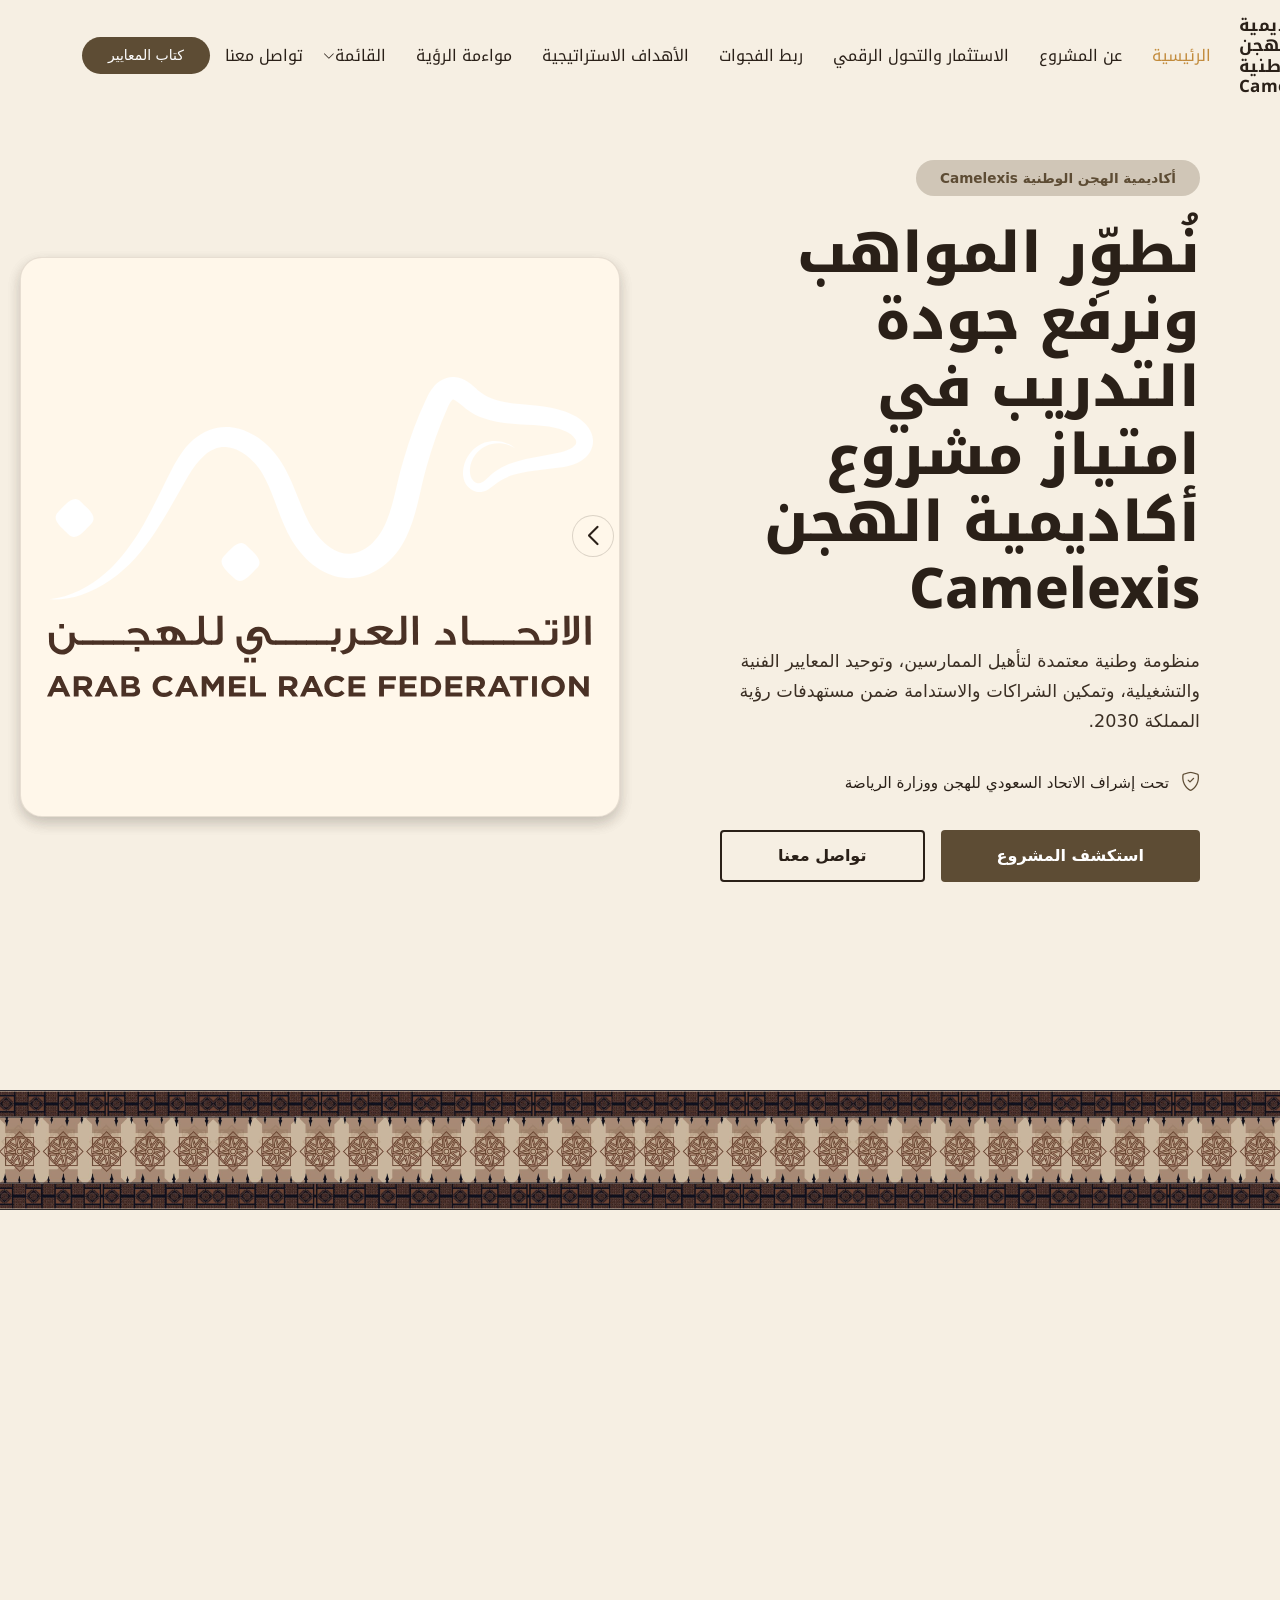
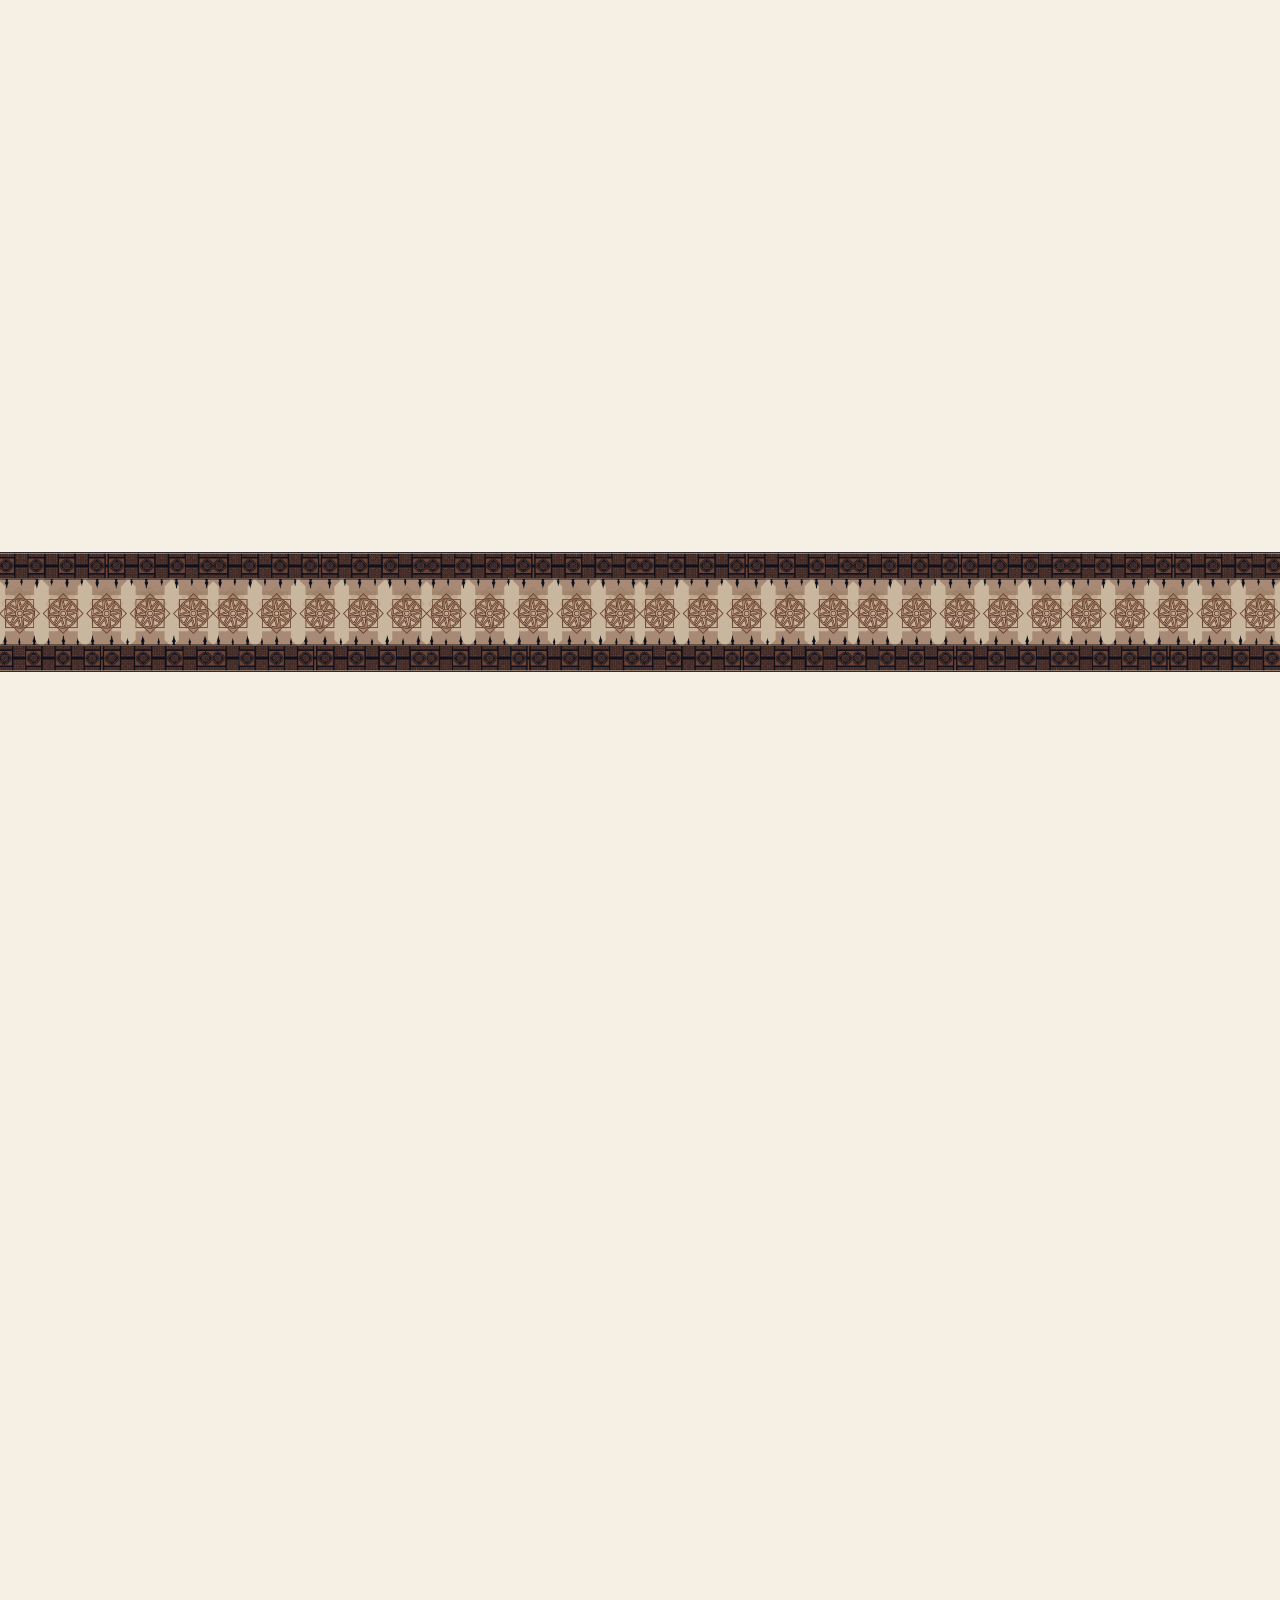
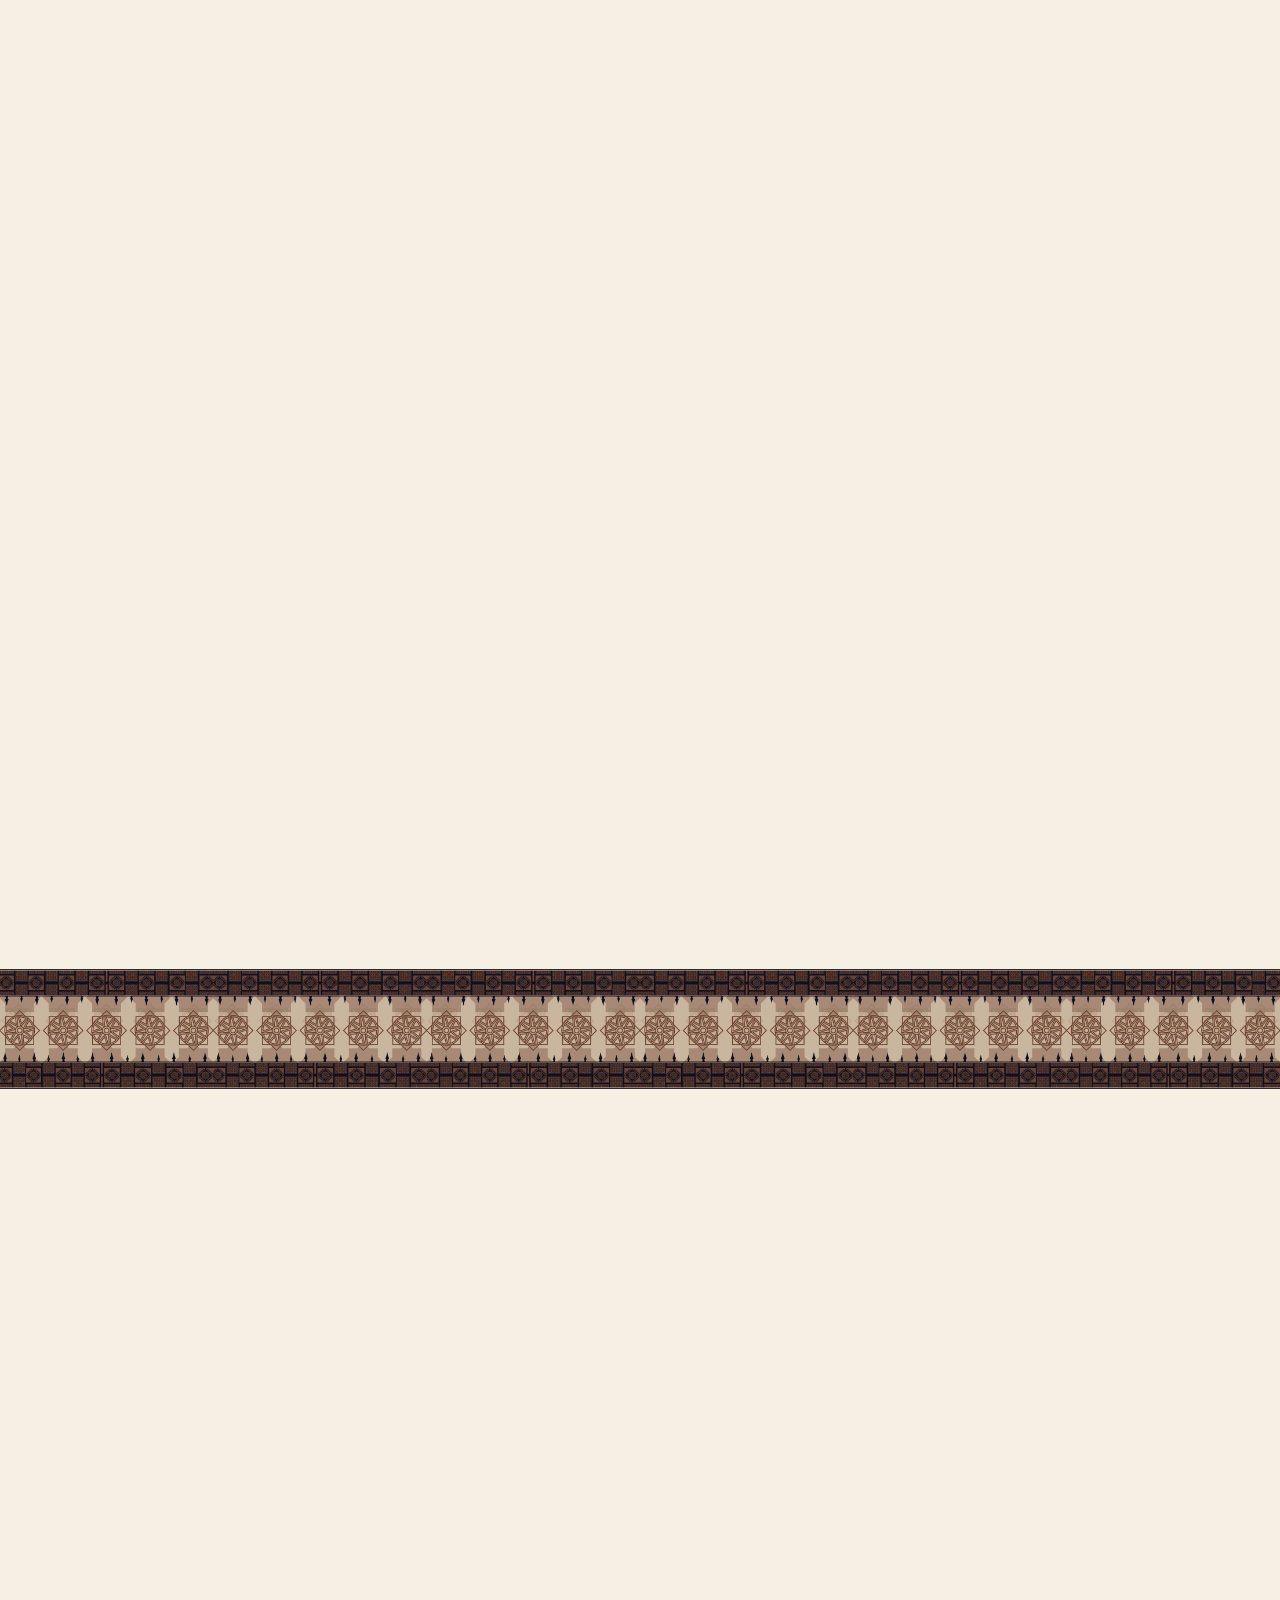
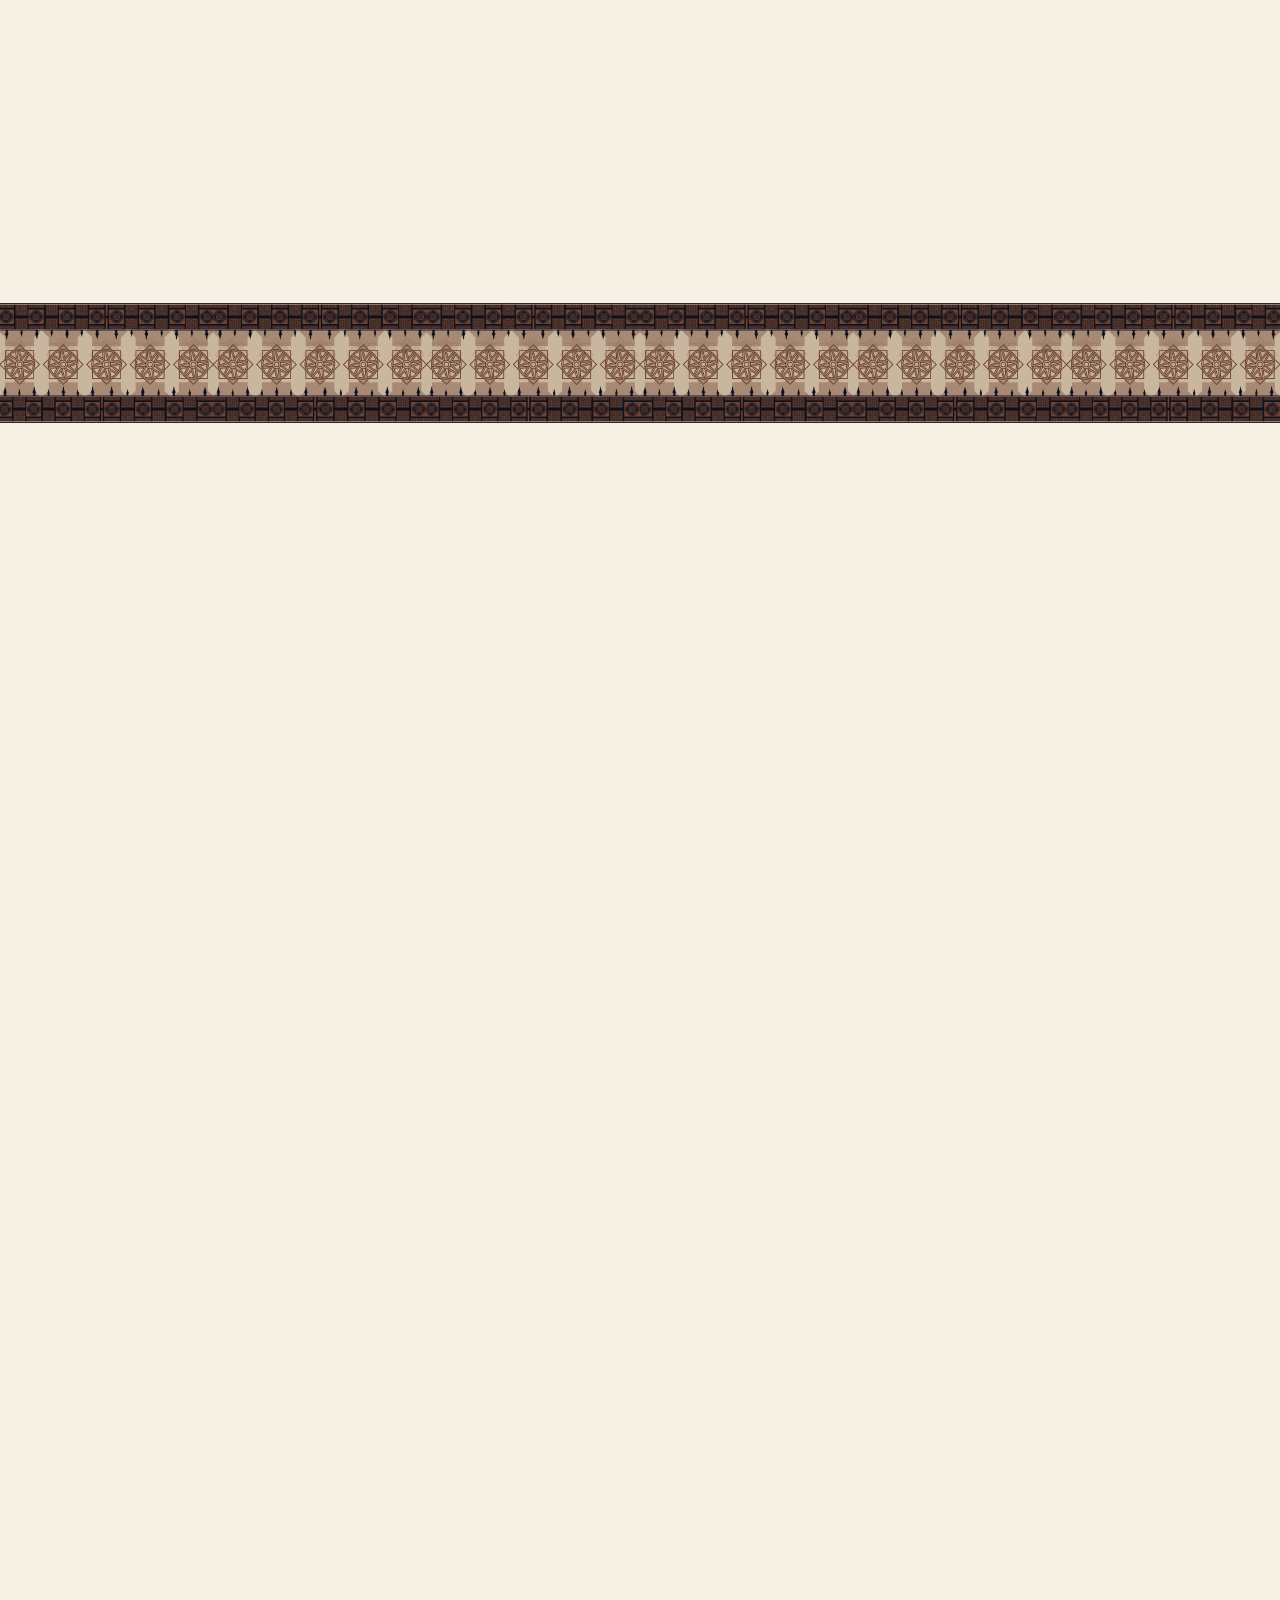
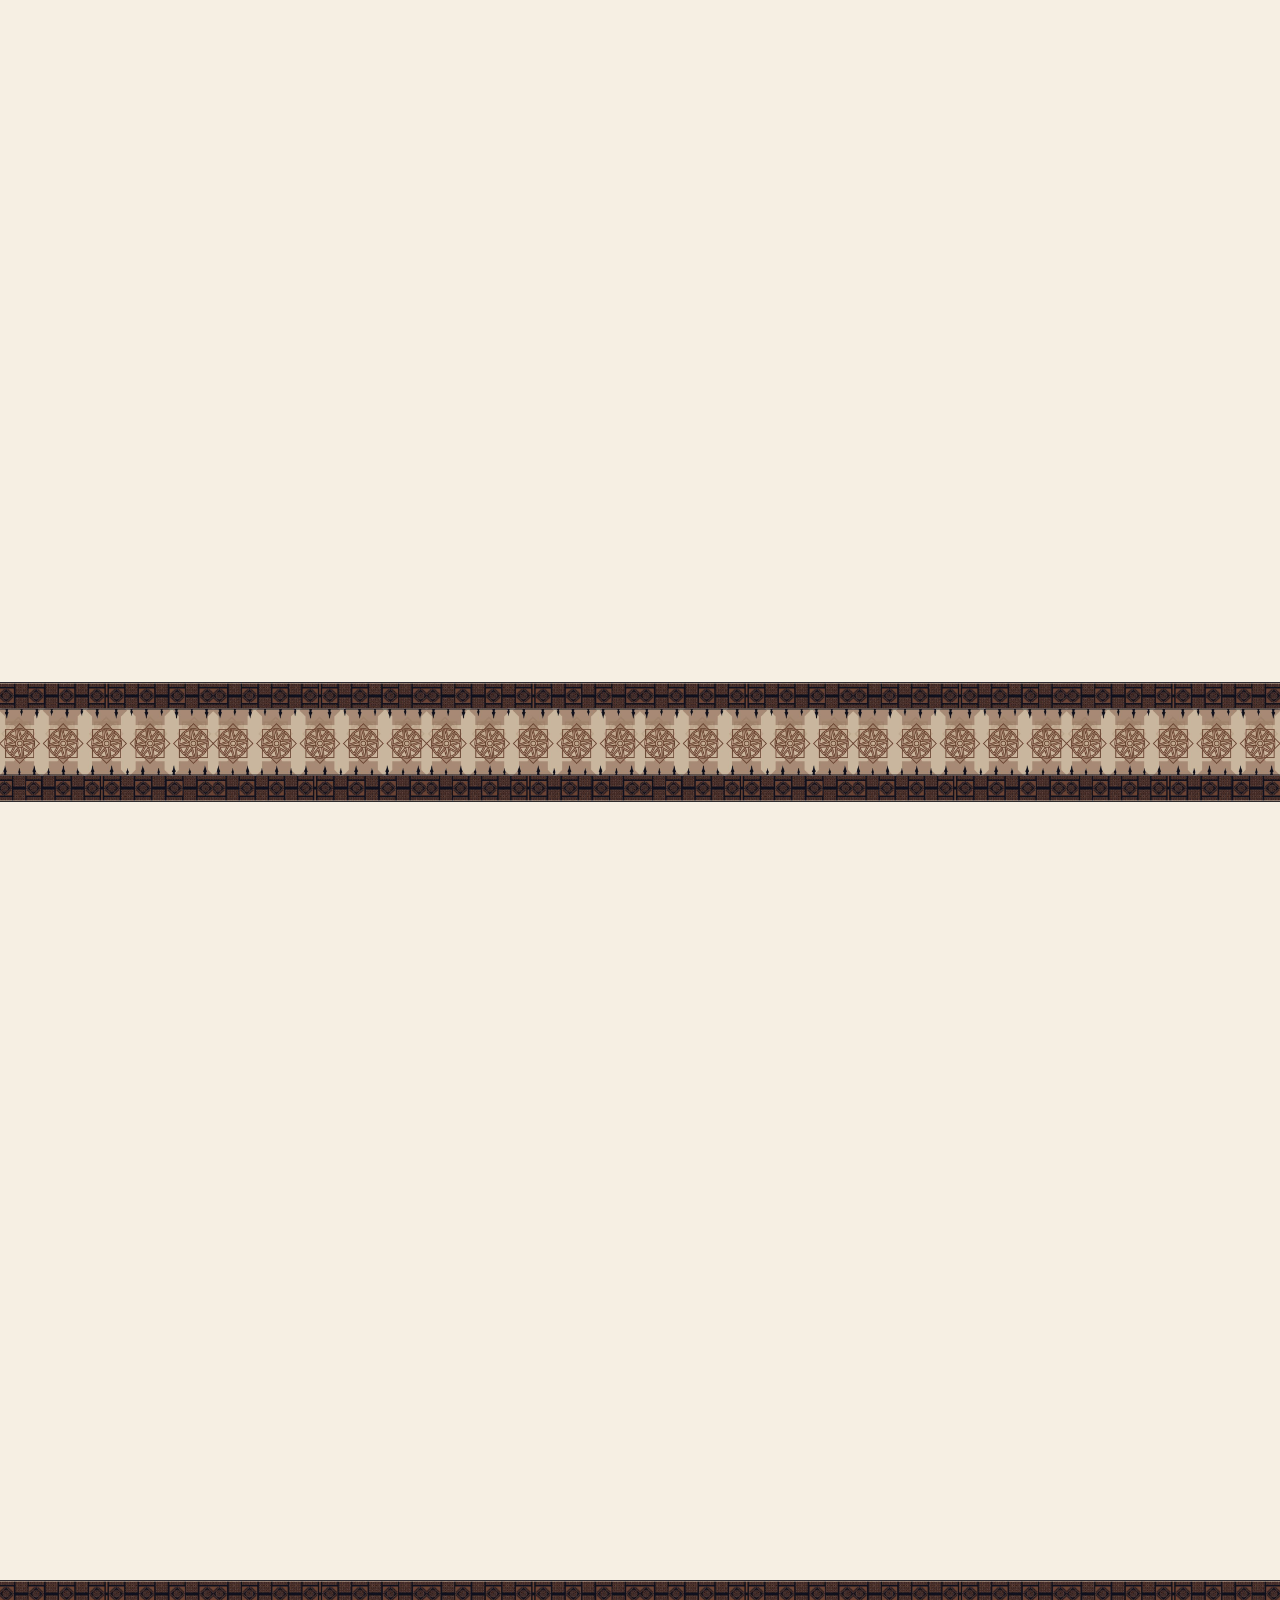
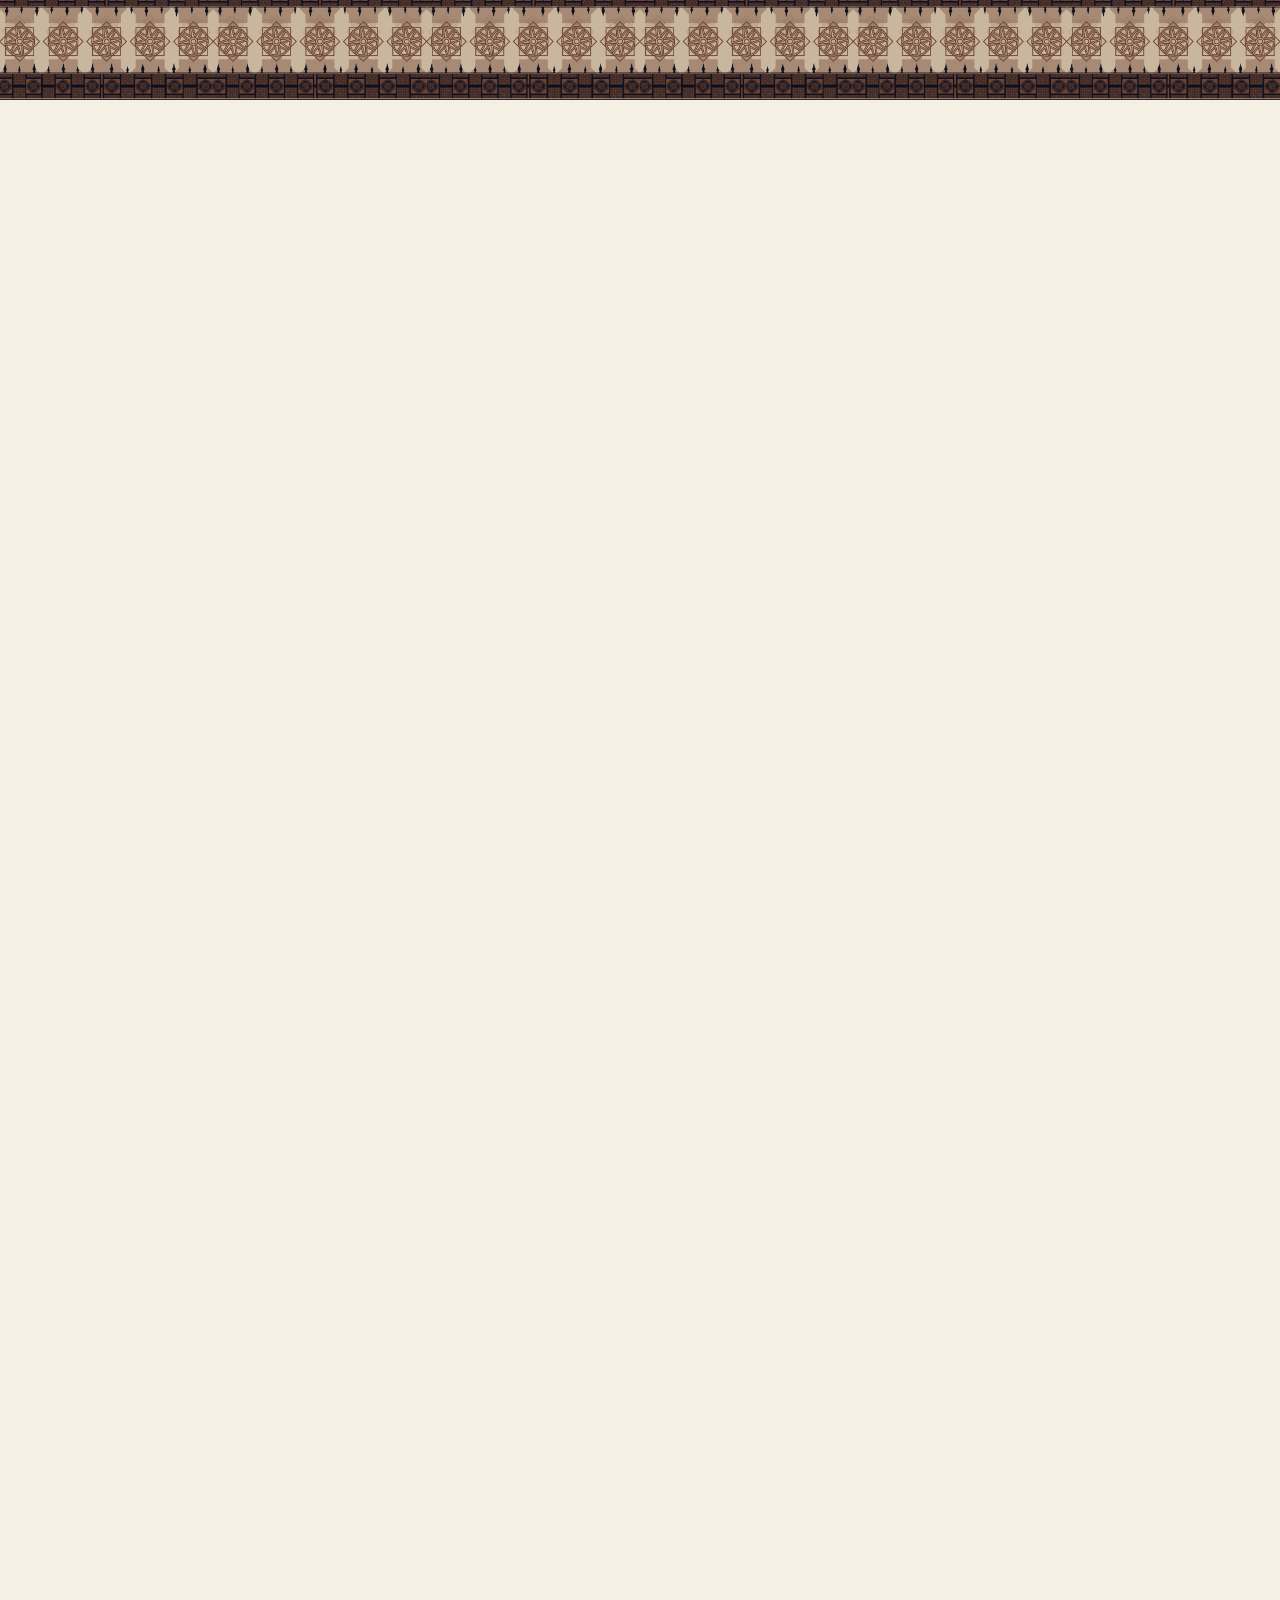
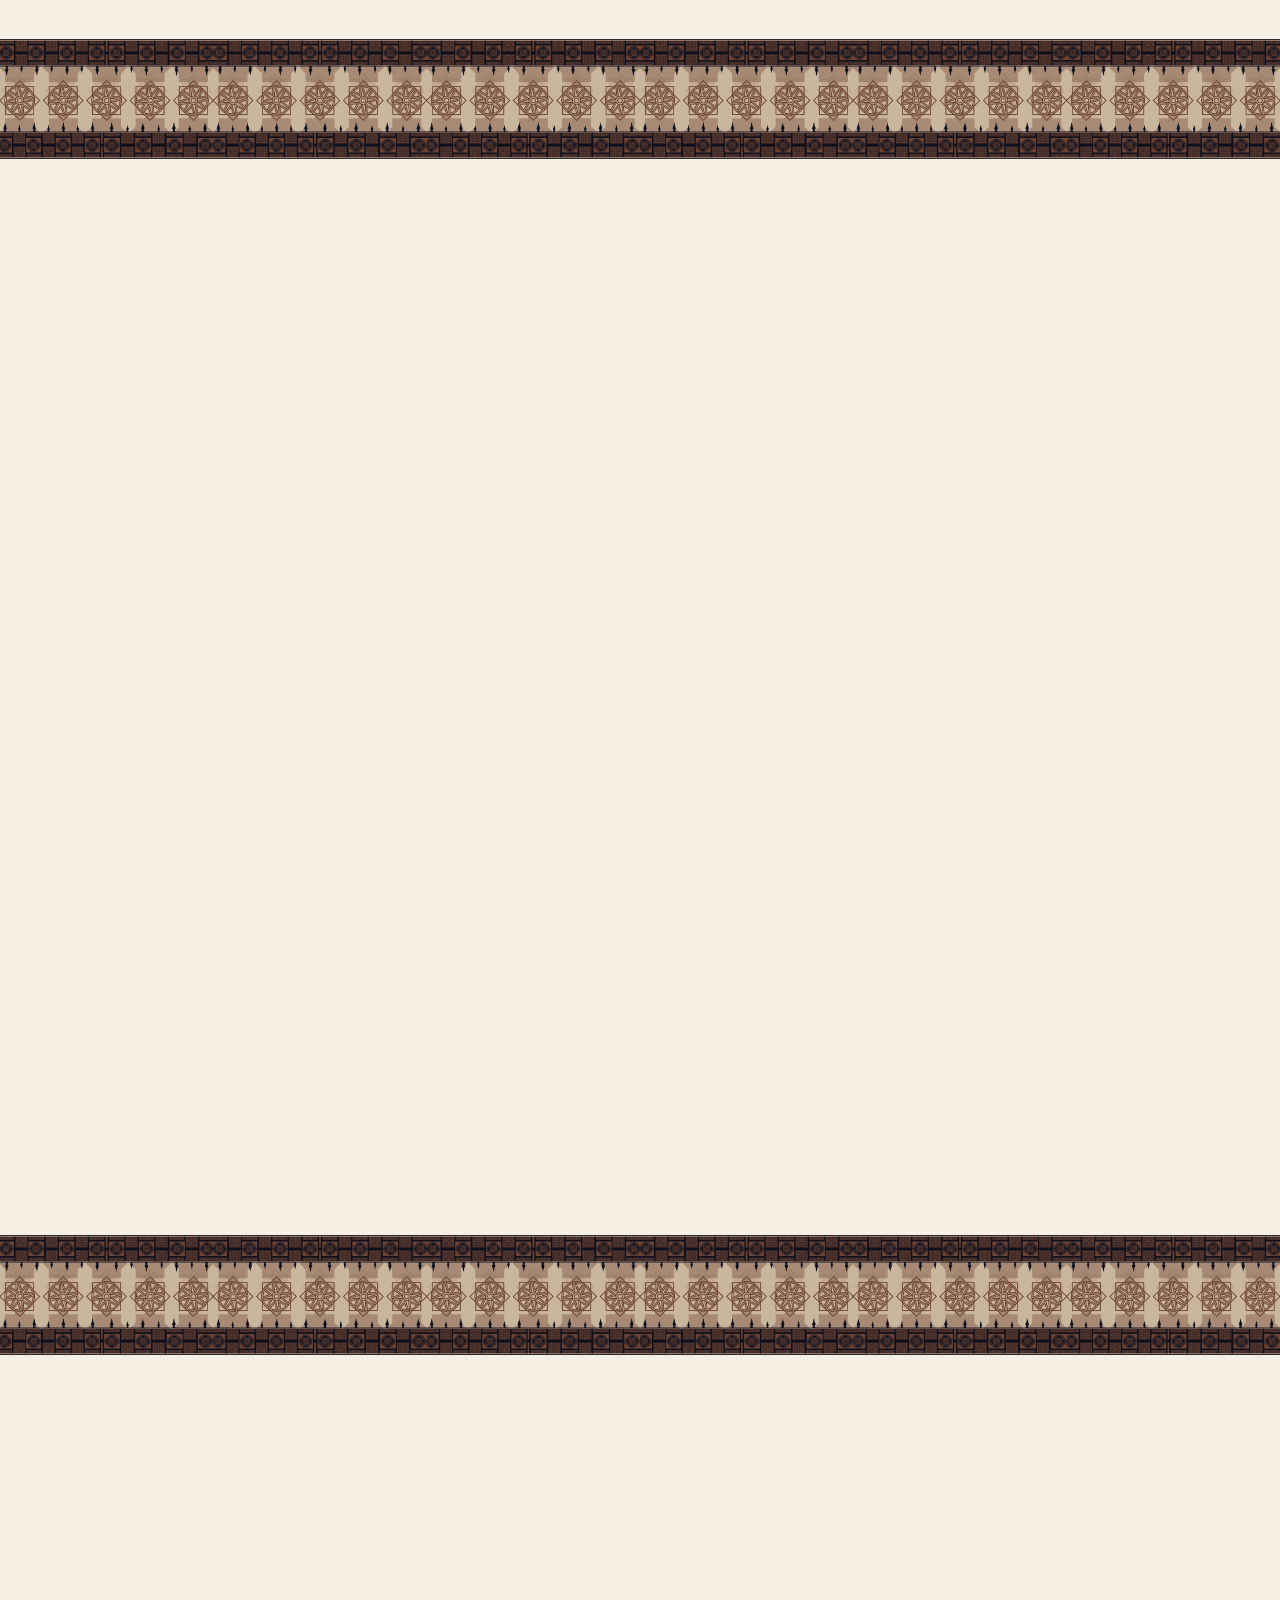
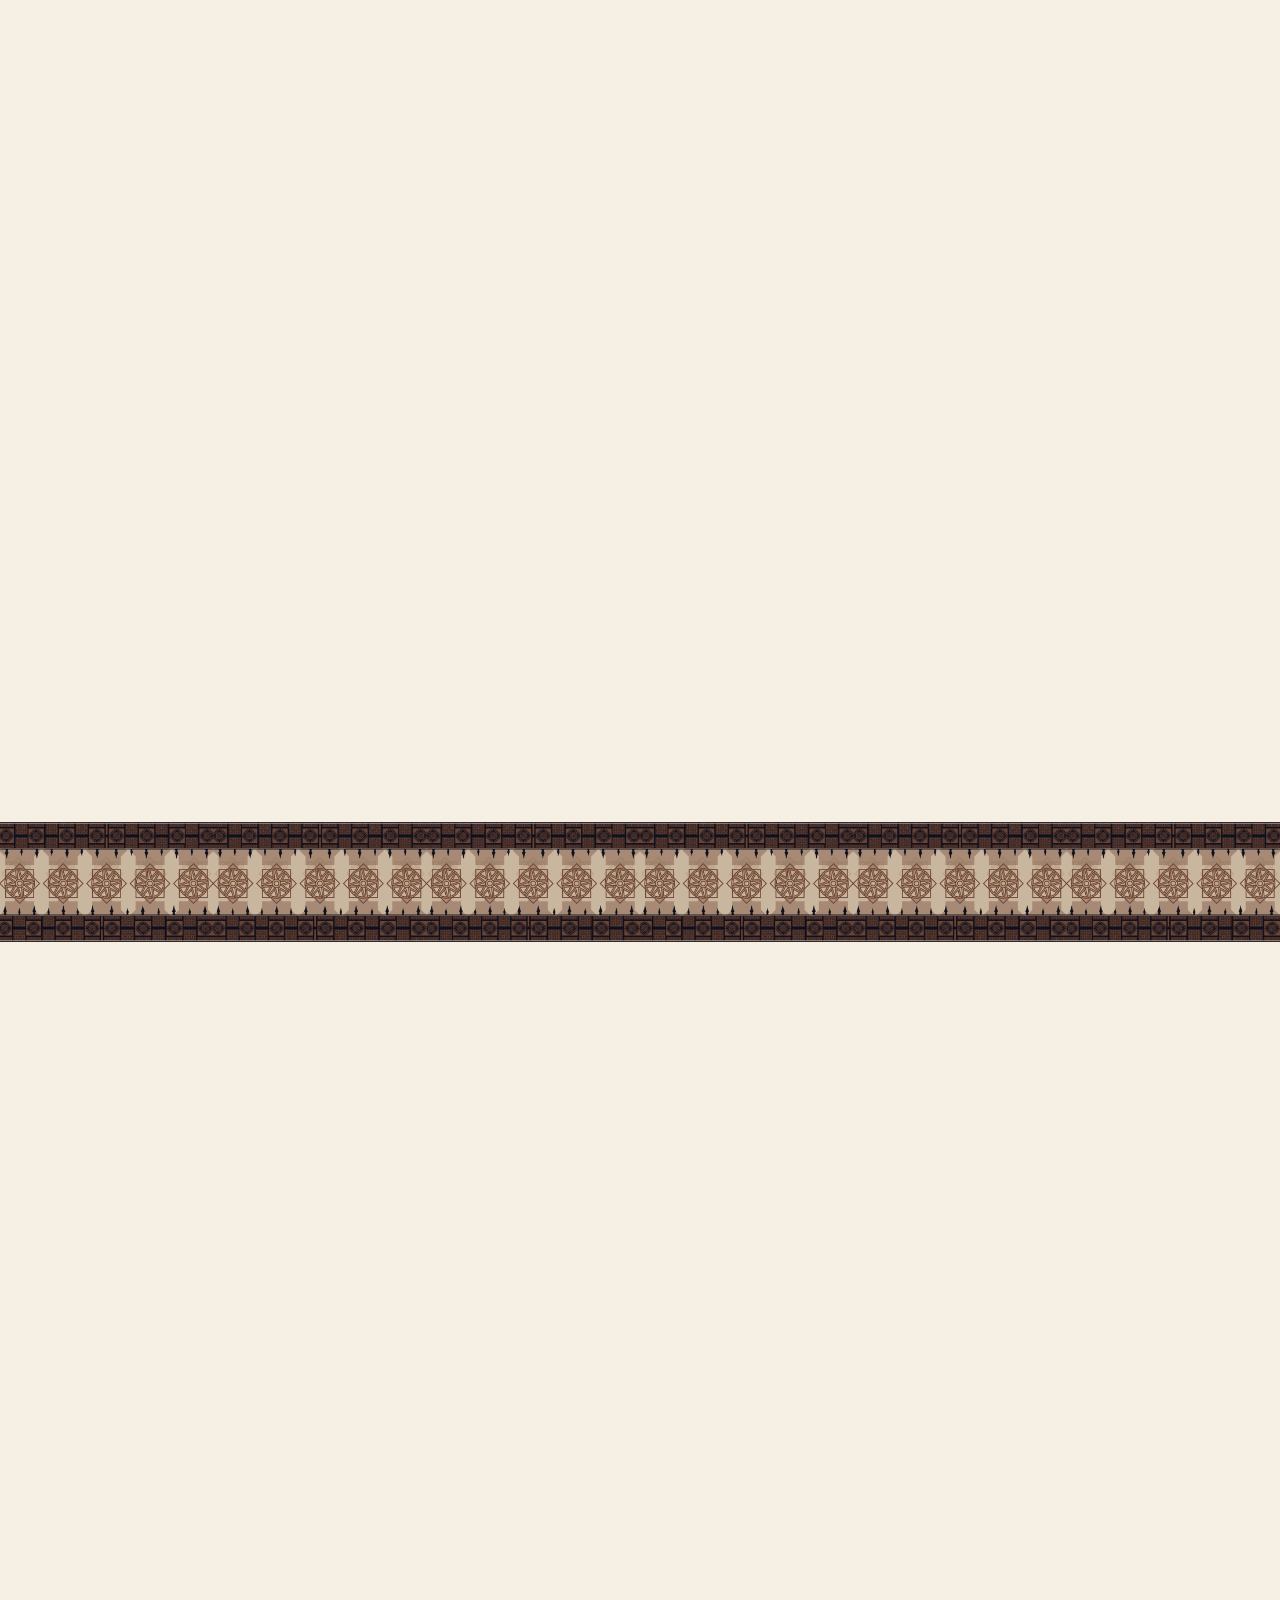
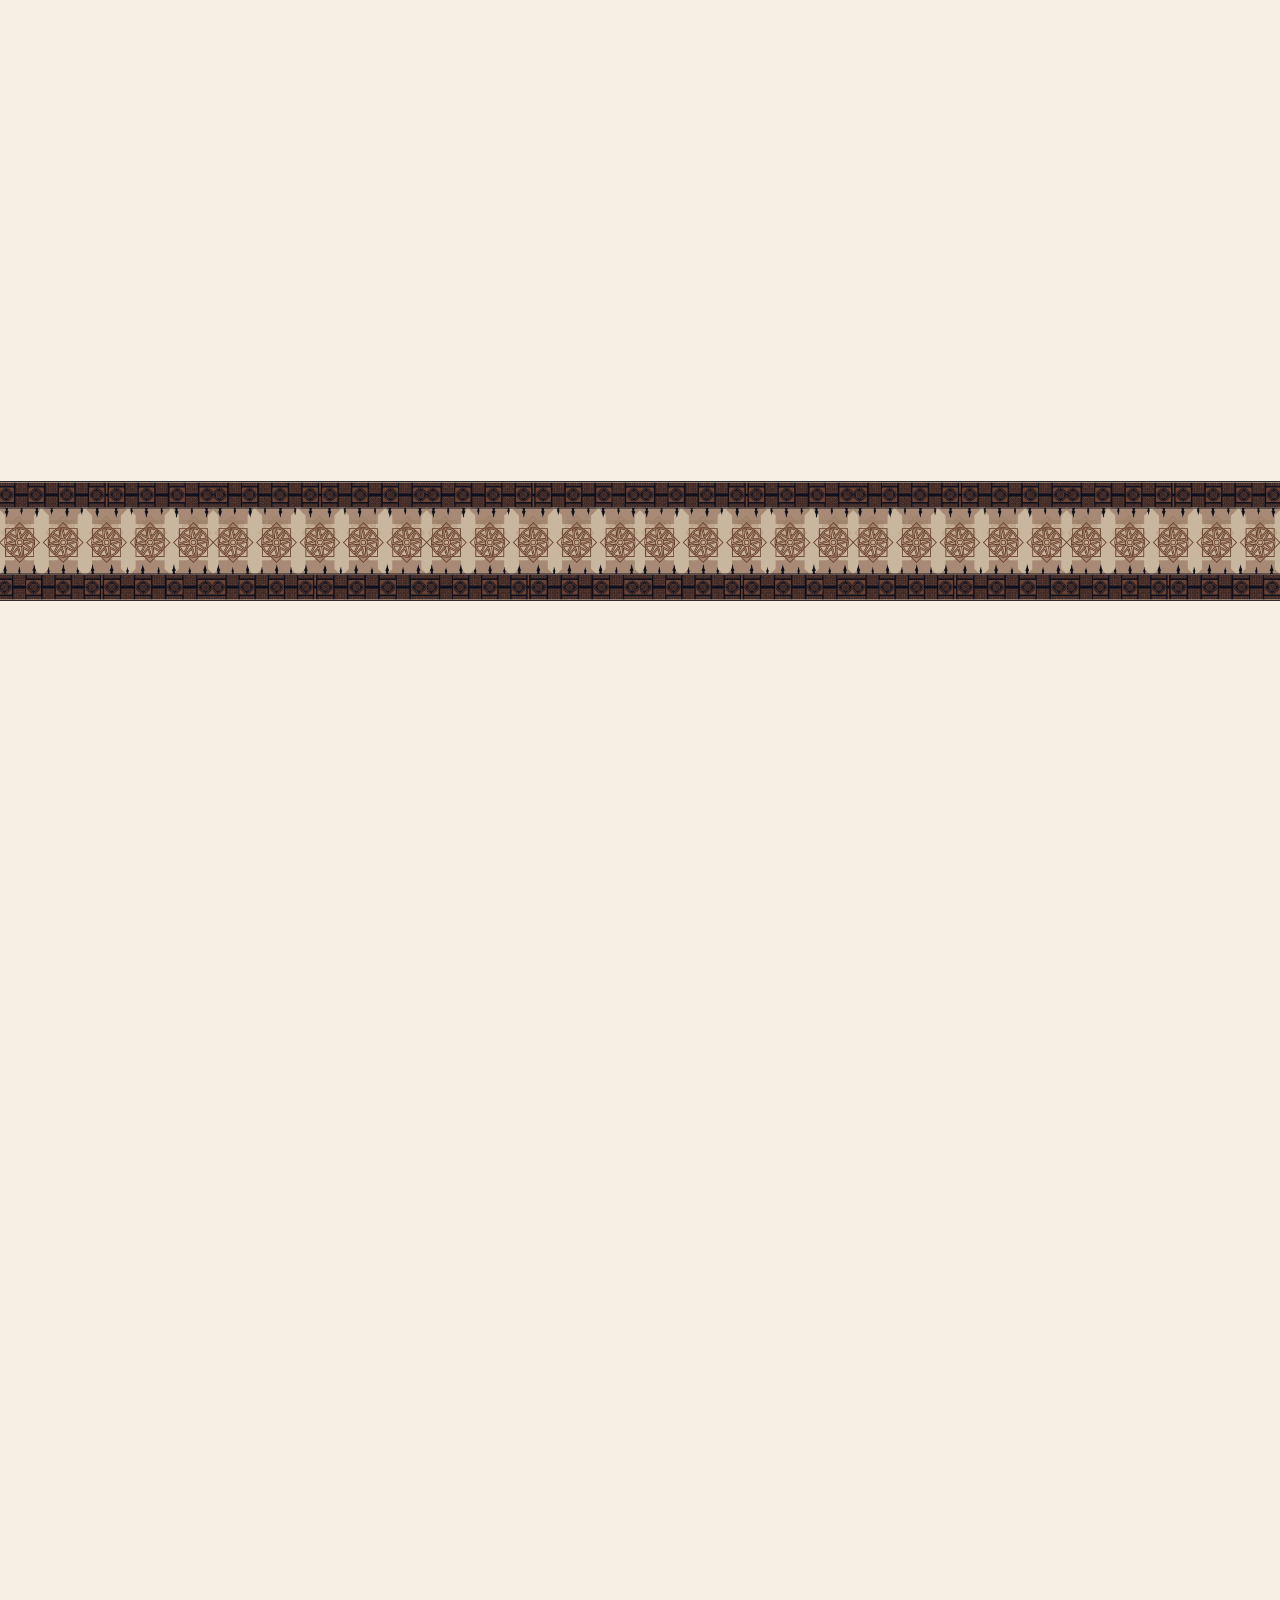
<file: index.html>
<!DOCTYPE html>
<html lang="en">

<head>
  <meta charset="utf-8">
  <meta content="width=device-width, initial-scale=1.0" name="viewport">
  <title>أكاديمية الهجن</title>
  <meta name="description" content="">
  <meta name="keywords" content="">

  <!-- Favicons -->
  <link href="assets/img/favicon.png" rel="icon">
  <link href="assets/img/apple-touch-icon.png" rel="apple-touch-icon">

  <!-- Fonts -->
  <link href="https://fonts.googleapis.com" rel="preconnect">
  <link href="https://fonts.gstatic.com" rel="preconnect" crossorigin>
  <link href="https://fonts.googleapis.com/css2?family=Roboto:ital,wght@0,100;0,300;0,400;0,500;0,700;0,900;1,100;1,300;1,400;1,500;1,700;1,900&family=Poppins:ital,wght@0,100;0,200;0,300;0,400;0,500;0,600;0,700;0,800;0,900;1,100;1,200;1,300;1,400;1,500;1,600;1,700;1,800;1,900&family=Libre+Baskerville:ital,wght@0,400;0,700;1,400;1,700&family=Noto+Kufi+Arabic:wght@300;400;500;600;700;800;900&family=Tajawal:wght@300;400;500;700;800&display=swap" rel="stylesheet">

  <!-- Vendor CSS Files -->
  <link href="assets/vendor/bootstrap/css/bootstrap.min.css" rel="stylesheet">
  <link href="assets/vendor/bootstrap-icons/bootstrap-icons.css" rel="stylesheet">
  <link href="assets/vendor/aos/aos.css" rel="stylesheet">
  <link href="assets/vendor/swiper/swiper-bundle.min.css" rel="stylesheet">

  <!-- Main CSS File -->
  <link href="assets/css/main.css" rel="stylesheet">


</head>

<body class="index-page">

  <header id="header" class="header d-flex align-items-center sticky-top">
    <div class="container position-relative d-flex align-items-center justify-content-between">
  <a class="btn-getstarted d-none d-sm-block" href="kitab-maaer.html"> كتاب المعايير</a>
    

      <nav id="navmenu" class="navmenu" dir="rtl" lang="ar">
        <ul>
          <li><a href="#hero" class="active">الرئيسية</a></li>
          <li><a href="#about">عن المشروع</a></li>
          <li><a href="#investment-and-digital">الاستثمار والتحول الرقمي</a></li>
          <li><a href="#gap-mapping">ربط الفجوات</a></li>
          <li><a href="#about-objectives">الأهداف الاستراتيجية</a></li>
          <li><a href="#events">مواءمة الرؤية</a></li>
          <li class="dropdown"><a href="#"><span>القائمة</span> <i class="bi bi-chevron-down toggle-dropdown"></i></a>
            <ul>
              <li><a href="#about">عن الأكاديمية</a></li>
              <li class="dropdown"><a href="#"><span>المزيد</span> <i class="bi bi-chevron-down toggle-dropdown"></i></a>
                <ul>
                  <li><a href="#about-stats">الملخص التنفيذي</a></li>
                  <li><a href="#financial-sustainability">الاستدامة المالية</a></li>
                  <li><a href="#services">التخصيص والشراكة</a></li>
                  <li><a href="#human-capability-development">تنمية القدرات</a></li>
                  <li><a href="#about-features">التأمين</a></li>
                </ul>
              </li>
              <li><a href="#national-sports-strategy">الاستراتيجية الرياضية</a></li>
              <li><a href="#investment-and-digital">التحول الرقمي</a></li>
            </ul>
          </li>
          <li><a href="#contact"> تواصل معنا</a></li>
        </ul>
        <i class="mobile-nav-toggle d-xl-none bi bi-list"></i>
      </nav>

    
  <a href="index.html" class="logo d-flex align-items-center me-auto me-xl-0">
        <!-- Uncomment the line below if you also wish to use an image logo -->
        <!-- <img src="assets/img/logo.webp" alt=""> -->

        <h1 class="sitename">أكاديمية الهجن الوطنية
          Camelexis
        </h1>
      </a>
    </div>
  </header>

  <main class="main">

    <!-- Hero Section -->
    <section id="hero" class="hero section">
      <div class="container-fluid hero-container" data-aos="fade-up" dir="rtl" lang="ar">
        <div class="row g-0 align-items-center">
          <div class="col-lg-6 content-col">
            <div class="content-wrapper">
              <div class="status-badge">أكاديمية الهجن الوطنية
                Camelexis
              </div>
              <h2>نُطوِّر المواهب ونرفع جودة التدريب في امتياز مشروع أكاديمية الهجن Camelexis</h2>
              <p>منظومة وطنية معتمدة لتأهيل الممارسين، وتوحيد المعايير الفنية والتشغيلية، وتمكين الشراكات والاستدامة ضمن مستهدفات رؤية المملكة 2030.</p>

              <div class="opening-hours" data-aos="fade-up" data-aos-delay="500">
                <i class="bi bi-shield-check"></i>
                <span>تحت إشراف الاتحاد السعودي للهجن ووزارة الرياضة</span>
              </div>

              <div class="btn-group">
                <a href="#about" class="btn btn-book">استكشف المشروع</a>
                <a href="#contact" class="btn btn-menu">تواصل معنا</a>
              </div>

           
            </div>
          </div>

          <div class="col-lg-6 swiper-col">
            <div class="swiper hero-swiper init-swiper" data-aos="zoom-out" data-aos-delay="100">
              <script type="application/json" class="swiper-config">
                {
                  "loop": true,
                  "speed": 300,
                  "autoplay": {
                    "delay": 1500
                  },
                  "effect": "fade",
                  "slidesPerView": 1,
                  "navigation": {
                    "nextEl": ".swiper-button-next",
                    "prevEl": ".swiper-button-prev"
                  }
                }
              </script>
              <div class="swiper-wrapper">
                <div class="swiper-slide">
                  <div class="img-container">
                    <img src="assets/img/LOGO/logo.png" alt="">
                  </div>
                </div>
                <div class="swiper-slide">
                  <div class="img-container">
                    <img src="assets/img/LOGO/acrf-logo.svg" alt="">
                  </div>
                </div>
                <div class="swiper-slide">
                  <div class="img-container">
                    <img src="assets/img/LOGO/mewa-logo.svg" alt="">
                  </div>
                </div>
                <div class="swiper-slide">
                  <div class="img-container">
                    <img src="assets/img/LOGO/mos-logo.svg" alt="">
                  </div>
                </div>
                <div class="swiper-slide">
                  <div class="img-container">
                    <img src="assets/img/LOGO/logo.svg" alt="">
                  </div>
                </div>
                <div class="swiper-slide">
                  <div class="img-container">
                    <img src="assets/img/LOGO/نادي_الإبل.svg.png" alt="">
                  </div>
                </div>
                <div class="swiper-slide">
                  <div class="img-container">
                    <img src="assets/img/LOGO/logo_new.png" alt="">
                  </div>
                </div>
                <div class="swiper-slide">
                  <div class="img-container">
                    <img src="assets/img/LOGO/90b4782412403f8e3ed9c0dea9d6164f.png" alt="">
                  </div>
                </div>
                <div class="swiper-slide">
                  <div class="img-container">
                    <img src="assets/img/LOGO/WhatsApp%20Image%202026-02-23%20at%2009.31.15.png" alt="">
                  </div>
                </div>
                <div class="swiper-slide">
                  <div class="img-container">
                    <img src="assets/img/LOGO/WhatsApp%20Image%202026-02-23%20at%2009.31.153.png" alt="">
                  </div>
                </div>
              </div>
              <div class="swiper-button-next"></div>
              <div class="swiper-button-prev"></div>
            </div>

          </div>
        </div>
      </div>

    </section><!-- /Hero Section -->

   
    


   
    <!-- About Section -->
    <section id="about" class="about section" dir="rtl" lang="ar">

      <div class="container" data-aos="fade-up" data-aos-delay="100">

        <div class="intro-text text-center mb-5" data-aos="fade-up" data-aos-delay="150">
         
          <h2>نبذة عن المشروع</h2>
           <p>About the Project</p>
        </div>

        <div class="row align-items-center gy-4">
          <div class="col-lg-6" data-aos="fade-up" data-aos-delay="200">
            <div class="about-content">
              <h3>مشروع امتياز  أكاديمية الهجن</h3>
              <p class="fst-italic">يهدف مشروع امتياز  رياضة الهجن إلى تحويل نشاط تدريب الفطامين  (العسافة) وما بعدها من ممارسة فردية غير منظمة إلى منظومة أكاديمية رياضية وطنية معتمدة، تعمل وفق إطار تنظيمي موحد ومعايير تشغيلية وفنية معتمدة، وتحت الإشراف المباشر من الاتحاد السعودي للهجن ووزارة الرياضة.</p>
              <p>ويرتكز المشروع على بناء نموذج امتياز تجاري مؤسسي يسهم في:</p>

              <ul class="mt-4 icon-list">
                <li><i class="bi bi-check-circle-fill" aria-hidden="true"></i><span>تطوير المواهب الوطنية وفق أسس علمية.</span></li>
                <li><i class="bi bi-check-circle-fill" aria-hidden="true"></i><span>رفع جودة التدريب والجاهزية التنافسية.</span></li>
                <li><i class="bi bi-check-circle-fill" aria-hidden="true"></i><span>تحقيق الاستدامة المالية للقطاع.</span></li>
                <li><i class="bi bi-check-circle-fill" aria-hidden="true"></i><span>تمكين الشراكة بين القطاعين العام والخاص.
                  (Public Private Partnership).
                </span></li>
                <li><i class="bi bi-check-circle-fill" aria-hidden="true"></i><span>دعم مستهدفات رؤية المملكة 2030 والبرامج الوطنية ذات العلاقة بالقطاع الرياضي والتراثي والاستثماري.</span></li>
              </ul>
            </div>
          </div>

          <div class="col-lg-6" data-aos="zoom-in" data-aos-delay="300">
            <div class="about-image-wrapper">
              <img src="assets/img/camel/WhatsApp%20Image%202026-02-21%20at%2008.43.47.jpeg" class="img-fluid main-image shadow" alt="Restaurant Interior">
        
              <span class="establishment-year d-flex align-items-center justify-content-center text-center">Est. 2026</span>
            </div>
          </div>
        </div>

      </div>

    </section><!-- /About Section -->


    <section id="camelexis" class="camelexis section" dir="rtl" lang="ar">
      <div class="container" data-aos="fade-up" data-aos-delay="100">

        <div class="intro-text text-center mb-5" data-aos="fade-up" data-aos-delay="150">
        
          <p>     تعرف على استراتيجيتنا في Camelexis </p>
        </div>

        <div class="row g-4 align-items-stretch">
          <div class="col-lg-6" data-aos="fade-up" data-aos-delay="200">
            <div class="camelexis-card">
              <div class="camelexis-card__icon" aria-hidden="true"><i class="bi bi-eye"></i></div>
              <div class="camelexis-card__body">
                <h3 class="camelexis-card__title">رؤيتنا (Vision)</h3>
                <p class="camelexis-card__text">أن تكون Camelexis المرجعية الاقتصادية والتنظيمية الأولى لقطاع الإبل في العالم.</p>
              </div>
            </div>
          </div>

          <div class="col-lg-6" data-aos="fade-up" data-aos-delay="250">
            <div class="camelexis-card">
              <div class="camelexis-card__icon" aria-hidden="true"><i class="bi bi-compass"></i></div>
              <div class="camelexis-card__body">
                <h3 class="camelexis-card__title">رسالتنا (Mission)</h3>
                <p class="camelexis-card__text">بناء منظومة متكاملة تربط التدريب، والتقنية، والتمويل، والتأمين ضمن إطار حوكمة احترافي يعزز نمو واستدامة قطاع الإبل.</p>
              </div>
            </div>
          </div>

          <div class="col-12" data-aos="fade-up" data-aos-delay="300">
            <div class="camelexis-card camelexis-card--values">
              <div class="camelexis-card__icon" aria-hidden="true"><i class="bi bi-gem"></i></div>
              <div class="camelexis-card__body">
                <h3 class="camelexis-card__title">قيمنا (Core Values)</h3>
                <p class="camelexis-card__text">مرتكزات العمل التي تقود الأداء وتضمن الاتساق والجودة.</p>

                <div class="camelexis-values__list" role="list">
                  <span class="camelexis-pill" role="listitem"><i class="bi bi-shield-check" aria-hidden="true"></i>الحوكمة</span>
                  <span class="camelexis-pill" role="listitem"><i class="bi bi-lightbulb" aria-hidden="true"></i>الابتكار</span>
                  <span class="camelexis-pill" role="listitem"><i class="bi bi-tree" aria-hidden="true"></i>الاستدامة</span>
                  <span class="camelexis-pill" role="listitem"><i class="bi bi-diagram-3" aria-hidden="true"></i>التكامل</span>
                  <span class="camelexis-pill" role="listitem"><i class="bi bi-eye" aria-hidden="true"></i>الشفافية</span>
                </div>
              </div>
            </div>
          </div>
        </div>

      </div>
    </section>


 

    <section id="current-situation-gaps" class="section key-gaps" dir="rtl" lang="ar" style="background-color: var(--background-color);">
      <div class="container" data-aos="fade-up" data-aos-delay="100">

        <div class="intro-text text-center mb-5" data-aos="fade-up">
<h2>   تهدف أعمالنا لسد الفجوات التالية</h2>
          <p>Our Work Focuses on Closing These Key Gaps</p>
        </div>

      
        <div class="row gy-4">
          <div class="col-lg-6">
            <div class="key-gaps__item" data-aos="fade-up" data-aos-delay="300">
              <h4 class="key-gaps__item-title"><i class="bi bi-caret-left-fill"></i> <span class="key-gaps__title-ar">الفجوة التنظيمية والحوكمة</span><span class="key-gaps__title-en">Regulatory &amp; Governance Gap</span></h4>
             
            </div>
          </div>

          <div class="col-lg-6">
            <div class="key-gaps__item" data-aos="fade-up" data-aos-delay="350">
              <h4 class="key-gaps__item-title"><i class="bi bi-caret-left-fill"></i> <span class="key-gaps__title-ar">الفجوة الرياضية والفنية</span><span class="key-gaps__title-en">Technical Sports Performance Gap</span></h4>
          
            </div>
          </div>

          <div class="col-lg-6">
            <div class="key-gaps__item" data-aos="fade-up" data-aos-delay="400">
              <h4 class="key-gaps__item-title"><i class="bi bi-caret-left-fill"></i> <span class="key-gaps__title-ar">الفجوة الوظيفية وتنمية الموارد البشرية</span><span class="key-gaps__title-en">Human Capital Gap</span></h4>
             
            </div>
          </div>

          <div class="col-lg-6">
            <div class="key-gaps__item" data-aos="fade-up" data-aos-delay="450">
              <h4 class="key-gaps__item-title"><i class="bi bi-caret-left-fill"></i> <span class="key-gaps__title-ar">الفجوة الثقافية والهوية المؤسسية</span><span class="key-gaps__title-en">Cultural Institutional Identity Gap</span></h4>
             
            </div>
          </div>

          <div class="col-lg-6">
            <div class="key-gaps__item" data-aos="fade-up" data-aos-delay="500">
              <h4 class="key-gaps__item-title"><i class="bi bi-caret-left-fill"></i> <span class="key-gaps__title-ar">الفجوة الاقتصادية والاستثمارية</span><span class="key-gaps__title-en">Economic Investment Gap</span></h4>
           
            </div>
          </div>

          <div class="col-lg-6">
            <div class="key-gaps__item" data-aos="fade-up" data-aos-delay="550">
              <h4 class="key-gaps__item-title"><i class="bi bi-caret-left-fill"></i> <span class="key-gaps__title-ar">الفجوة التقنية والرقمية</span><span class="key-gaps__title-en">Digital Data Gap</span></h4>
             
            </div>
          </div>
        </div>

      </div>
    </section>


      <!-- Events Section -->
    <section id="events" class="events section" dir="rtl" lang="ar">

      <div class="container" data-aos="fade-up" data-aos-delay="100">

        <div class="intro-text text-center mb-5" data-aos="fade-up" data-aos-delay="150">
          <h2 style="font-size: 2.5rem;">يرتبط المشروع بمحاور الرؤية الثلاثة:</h2>
          <p>        Alignment with Saudi Vision</p>
        </div>

        <div class="event-types">
          <div class="row">
            <div class="col-lg-4 col-md-6">
              <div class="event-type-card" data-aos="fade-up" data-aos-delay="200">
                <div class="icon-wrapper">
                  <i class="bi bi-calendar-heart"></i>
                </div>
                <h3>وطن طموح – Ambitious Nation</h3>
                <p>تعزيز الحوكمة، بناء نموذج تشغيلي مؤسسي، وتوسيع الشراكات مع القطاع الخاص.</p>
              </div>
            </div>

            <div class="col-lg-4 col-md-6">
              <div class="event-type-card" data-aos="fade-up" data-aos-delay="250">
                <div class="icon-wrapper">
                  <i class="bi bi-building"></i>
                </div>
                <h3>اقتصاد مزدهر – Thriving Economy</h3>
                <p>تنمية الاستثمار الرياضي، خلق وظائف نوعية، وتمكين المواطنين.</p>
              </div>
            </div>

            <div class="col-lg-4 col-md-6">
              <div class="event-type-card" data-aos="fade-up" data-aos-delay="300">
                <div class="icon-wrapper">
                  <i class="bi bi-people"></i>
                </div>
                <h3>مجتمع حيوي – Vibrant Society</h3>
                <p>تعزيز الرياضات التراثية وجودة الحياة والهوية الثقافية.</p>
              </div>
            </div>
          </div>
        </div>

        <div class="text-center mt-4" data-aos="fade-up" data-aos-delay="600">
          <h4 class="mb-0">تأكيد أن المشروع تنموي ووطني وليس تجارياً فقط  </h4>
        </div>
      </div>

    </section><!-- /Events Section -->


    <!-- About Section -->
    <section id="about-objectives" class="about about-objectives section" dir="rtl" lang="ar">

      <div class="container" data-aos="fade-up" data-aos-delay="100">

        <div class="intro-text text-center mb-5" data-aos="fade-up" data-aos-delay="150">
          <h2>الأهداف الاستراتيجية</h2>
          <p>Strategic Objectives</p>
        </div>

        <div class="row gy-5 align-items-stretch">

          

          <div class="col-lg-6" data-aos="fade-left" data-aos-delay="300">
            <div class="about-content">
             

              <div class="about-highlights">
                <div class="row g-4">
                  <div class="col-sm-6">
                    <div class="highlight-item">
                      <div class="highlight-icon">
                        <i class="bi bi-building-check"></i>
                      </div>
                      <h4>بناء منظومة رياضية مؤسسية معتمدة.</h4>
                   
                    </div>
                  </div>
                  <div class="col-sm-6">
                    <div class="highlight-item">
                      <div class="highlight-icon">
                        <i class="bi bi-shield-lock"></i>
                      </div>
                      <h4>تعزيز الحوكمة والرقابة التشغيلية.</h4>
                      
                    </div>
                  </div>
                  <div class="col-sm-6">
                    <div class="highlight-item">
                      <div class="highlight-icon">
                        <i class="bi bi-cash-coin"></i>
                      </div>
                      <h4>تنمية الإيرادات غير الحكومية.</h4>
                      
                    </div>
                  </div>
                  <div class="col-sm-6">
                    <div class="highlight-item">
                      <div class="highlight-icon">
                        <i class="bi bi-database"></i>
                      </div>
                      <h4>إنشاء قاعدة بيانات وطنية.</h4>
                    
                    </div>
                  </div>
                  <div class="col-sm-6">
                    <div class="highlight-item">
                      <div class="highlight-icon">
                        <i class="bi bi-trophy"></i>
                      </div>
                      <h4>جذب الاستثمارات ورفع الاحترافية الفنية.</h4>
                      
                    </div>
                  </div>
                  <div class="col-sm-6">
                    <div class="highlight-item">
                      <div class="highlight-icon">
                        <i class="bi bi-badge-3d"></i>
                      </div>
                      <h4>توحيد الهوية المؤسسية للأكاديميات.</h4>
                    
                    </div>
                  </div>
                </div>
              </div>

             
            </div>
          </div>

          <div class="col-lg-6" data-aos="fade-right" data-aos-delay="200">
            <div class="about-gallery">
              <div class="gallery-main">
                <img src="assets/img/camel/WhatsApp%20Image%202026-02-21%20at%2008.43.47.jpeg" alt="Camel Academy" class="img-fluid" loading="lazy">
              </div>
            
              <div class="experience-badge">
                <span class="number">25+</span>
                <span class="text">Years of<br>Experience</span>
              </div>
            </div>
          </div>

        </div>

      </div>

    </section><!-- /About Section -->


    <section id="gap-mapping" class="section gap-mapping" dir="rtl" lang="ar">
      <div class="container" data-aos="fade-up" data-aos-delay="100">

        <div class="intro-text text-center mb-5" data-aos="fade-up" data-aos-delay="150">
   <h2>   ترتبط أعمالنا بعشر استراتيجيات وبرامج وطنية</h2>
          <p>Aligned with Ten National Strategies &amp; Programs</p>
        </div>

        <div class="row g-4" data-aos="fade-up" data-aos-delay="200">
          <div class="col-lg-3 col-md-6">
            <div class="gap-mapping__card">
              <div class="gap-mapping__title">الاستراتيجية الوطنية للتخصيص + برنامج التحول الوطني</div>
              <div class="gap-mapping__text">الحوكمة</div>
            </div>
          </div>

          <div class="col-lg-3 col-md-6">
            <div class="gap-mapping__card">
              <div class="gap-mapping__title">استراتيجية تنمية القدرات البشرية</div>
              <div class="gap-mapping__text">الموارد البشرية</div>
            </div>
          </div>

          <div class="col-lg-3 col-md-6">
            <div class="gap-mapping__card">
              <div class="gap-mapping__title">استراتيجية الثقافة الوطنية</div>
              <div class="gap-mapping__text">الهوية الثقافية</div>
            </div>
          </div>

          <div class="col-lg-3 col-md-6">
            <div class="gap-mapping__card">
              <div class="gap-mapping__title">البرنامج الرياضي الوطني</div>
              <div class="gap-mapping__text">الأداء الرياضي</div>
            </div>
          </div>

          <div class="col-lg-3 col-md-6">
            <div class="gap-mapping__card">
              <div class="gap-mapping__title">الاستراتيجية الوطنية للتأمين + برنامج تطوير القطاع المالي</div>
              <div class="gap-mapping__text">التأمين</div>
            </div>
          </div>

          <div class="col-lg-3 col-md-6">
            <div class="gap-mapping__card">
              <div class="gap-mapping__title">برنامج الحكومة الرقمية + الاستراتيجية الوطنية للبيانات والذكاء الاصطناعي</div>
              <div class="gap-mapping__text">التحول الرقمي</div>
            </div>
          </div>

          <div class="col-lg-3 col-md-6">
            <div class="gap-mapping__card">
              <div class="gap-mapping__title">الاستراتيجية الوطنية للاستثمار + برنامج جودة الحياة</div>
              <div class="gap-mapping__text">الاستثمار</div>
            </div>
          </div>

          <div class="col-lg-3 col-md-6">
            <div class="gap-mapping__card">
              <div class="gap-mapping__title">برنامج تطوير القطاع المالي</div>
              <div class="gap-mapping__text">الاقتصاد</div>
            </div>
          </div>

          <div class="col-lg-3 col-md-6">
            <div class="gap-mapping__card">
              <div class="gap-mapping__title">برنامج تطوير الصناعة الوطنية والخدمات اللوجيستية</div>
              <div class="gap-mapping__text">الصناعات الوطنية</div>
            </div>
          </div>

          <div class="col-lg-3 col-md-6">
            <div class="gap-mapping__card">
              <div class="gap-mapping__title">البرنامج الوطني للثروة الحيوانية والسمكية</div>
              <div class="gap-mapping__text">الثروة الحيوانية</div>
            </div>
          </div>
        </div>

      </div>
    </section>


       <!-- Services Section -->
    <section id="services" class="services section" dir="rtl" lang="ar">

      <!-- Section Title -->
      <div class="container section-title" data-aos="fade-up">
        <h2>الاستراتيجية الوطنية للتخصيص ونموذج الشراكة</h2>
        <p>تمكين القطاع الخاص عبر:</p>
      </div><!-- End Section Title -->

      <div class="container" data-aos="fade-up" data-aos-delay="100">

        <div class="row gy-4 align-items-stretch">

          <div class="col-lg-4" data-aos="fade-right" data-aos-delay="100">
            <div class="services-image">
              <img src="assets/img/camel/WhatsApp%20Image%202026-02-21%20at%2008.43.47.jpeg" alt="" class="img-fluid">
              <div class="image-overlay">
                <h3>Privatization Strategy &amp; PPP</h3>
                <a href="kitab-maaer.html" class="overlay-link">تواصل معنا <i class="bi bi-arrow-left"></i></a>
              </div>
            </div>
          </div>

          <div class="col-lg-8">
            <div class="row g-4">

              <div class="col-md-6" data-aos="fade-up" data-aos-delay="100">
                <div class="service-item">
                  <div class="service-icon">
                    <i class="bi bi-diagram-3"></i>
                  </div>
                  <div class="service-body">
                    <h4>نموذج الشراكة بين القطاعين العام والخاص (Public Private Partnership).</h4>
                    <p>نموذج الشراكة بين القطاعين العام والخاص (Public Private Partnership).</p>
                  </div>
                </div>
              </div><!-- End Service -->

              <div class="col-md-6" data-aos="fade-up" data-aos-delay="200">
                <div class="service-item">
                  <div class="service-icon">
                    <i class="bi bi-speedometer2"></i>
                  </div>
                  <div class="service-body">
                    <h4>تشغيل عالي الكفاءة.</h4>
                    <p>تشغيل عالي الكفاءة.</p>
                  </div>
                </div>
              </div><!-- End Service -->

              <div class="col-md-6" data-aos="fade-up" data-aos-delay="300">
                <div class="service-item">
                  <div class="service-icon">
                    <i class="bi bi-building"></i>
                  </div>
                  <div class="service-body">
                    <h4>تقليل العبء التشغيلي على الجهات الحكومية.</h4>
                    <p>تقليل العبء التشغيلي على الجهات الحكومية.</p>
                  </div>
                </div>
              </div><!-- End Service -->

              <div class="col-md-6" data-aos="fade-up" data-aos-delay="400">
                <div class="service-item">
                  <div class="service-icon">
                    <i class="bi bi-graph-up-arrow"></i>
                  </div>
                  <div class="service-body">
                    <h4>خلق صناعة اقتصادية جديدة داخل قطاع الرياضة.</h4>
                    <p>خلق صناعة اقتصادية جديدة داخل قطاع الرياضة.</p>
                  </div>
                </div>
              </div><!-- End Service -->

              

            </div>
          </div>

        </div>

      </div>



    </section><!-- /Services Section -->


   


     <!-- About Section -->
    <section id="human-capability-development" class="about section" dir="rtl" lang="ar">

      <div class="container" data-aos="fade-up" data-aos-delay="100">

        <div class="intro-text text-center mb-5" data-aos="fade-up" data-aos-delay="150">
          <h2 style="font-size: 2.5rem;">استراتيجية تنمية القدرات البشرية</h2>
          <p>Human Capability Development Strategy</p>
        </div>

        <div class="row align-items-center gy-4">
          <div class="col-lg-6" data-aos="fade-up" data-aos-delay="200">
            <div class="about-content">
              <h3>يسهم المشروع في تنمية القدرات البشرية عبر:</h3>

              <ul class="mt-4 icon-list">
                <li><i class="bi bi-check-circle-fill" aria-hidden="true"></i><span>تأهيل المضمرين والمدربين.</span></li>
                <li><i class="bi bi-check-circle-fill" aria-hidden="true"></i><span>شهادات مهنية معتمدة.</span></li>
                <li><i class="bi bi-check-circle-fill" aria-hidden="true"></i><span>توطين الوظائف وخلق مسارات وظيفية جديدة.</span></li>
                <li><i class="bi bi-check-circle-fill" aria-hidden="true"></i><span>برامج لاكتشاف وتطوير المواهب.</span></li>
                <li><i class="bi bi-check-circle-fill" aria-hidden="true"></i><span>أكاديميات تدريب احترافية.</span></li>
            
              </ul>
            </div>
          </div>

          <div class="col-lg-6" data-aos="zoom-in" data-aos-delay="300">
            <div class="about-image-wrapper">
              <img src="assets/img/camel/WhatsApp%20Image%202026-02-21%20at%2008.43.49.jpeg" class="img-fluid main-image shadow" alt="National Sports Strategy">
            
              <span class="establishment-year d-flex align-items-center justify-content-center text-center">2030</span>
            </div>
          </div>
        </div>

      </div>

    </section><!-- /About Section -->


     <!-- About Section -->
    <section id="national-sports-strategy" class="about section" dir="rtl" lang="ar">

      <div class="container" data-aos="fade-up" data-aos-delay="100">

        <div class="intro-text text-center mb-5" data-aos="fade-up" data-aos-delay="150">
          <h2 style="font-size: 2.5rem;">الارتباط بالاستراتيجية الوطنية للرياضة</h2>
          <p>National Sports Strategy</p>
        </div>

        <div class="row align-items-center gy-4">
          <div class="col-lg-6" data-aos="fade-up" data-aos-delay="200">
            <div class="about-content">
              <h3>يسهم المشروع في تطوير القطاع الرياضي من خلال:</h3>

              <ul class="mt-4 icon-list">
                <li><i class="bi bi-check-circle-fill" aria-hidden="true"></i><span>تنظيم التدريب التأسيسي للفطامين.</span></li>
                <li><i class="bi bi-check-circle-fill" aria-hidden="true"></i><span>بناء مسار رياضي احترافي مستدام.</span></li>
                <li><i class="bi bi-check-circle-fill" aria-hidden="true"></i><span>اكتشاف المواهب المبكرة.</span></li>
                <li><i class="bi bi-check-circle-fill" aria-hidden="true"></i><span>رفع جودة المنافسات.</span></li>
                <li><i class="bi bi-check-circle-fill" aria-hidden="true"></i><span>توحيد المعايير الفنية والتشغيلية.</span></li>
                <li><i class="bi bi-check-circle-fill" aria-hidden="true"></i><span>رفع كفاءة التشغيل وتعزيز الجاهزية التنافسية.</span></li>
              </ul>
            </div>
          </div>

          <div class="col-lg-6" data-aos="zoom-in" data-aos-delay="300">
            <div class="about-image-wrapper">
              <img src="assets/img/camel/WhatsApp%20Image%202026-02-21%20at%2008.43.47.jpeg" class="img-fluid main-image shadow" alt="National Sports Strategy">
             
              <span class="establishment-year d-flex align-items-center justify-content-center text-center">2030</span>
            </div>
          </div>
        </div>

      </div>

    </section><!-- /About Section -->


    <section id="about-features" class="about section about-features" dir="rtl" lang="ar">
      <div class="container" data-aos="fade-up" data-aos-delay="100">

        <div class="intro-text text-center mb-5" data-aos="fade-up" data-aos-delay="150">
          <h2>الاستراتيجية الوطنية للتأمين</h2>
          <p>National Insurance Strategy</p>
        </div>

        <div class="row pt-4 features-section">
          <div class="col-lg-3 col-md-6 mb-4" data-aos="fade-up" data-aos-delay="200">
            <div class="feature-box">
              <div class="feature-icon">
                <i class="bi bi-award"></i>
              </div>
              <h4>تأمين الهجن</h4>
              <p>تعزيز إدارة المخاطر من خلال حلول تأمينية متخصصة.</p>
            </div>
          </div>

          <div class="col-lg-3 col-md-6 mb-4" data-aos="fade-up" data-aos-delay="300">
            <div class="feature-box">
              <div class="feature-icon">
                <i class="bi bi-egg-fried"></i>
              </div>
              <h4>تأمين العاملين</h4>
              <p>رفع مستوى الحماية وتقليل المخاطر المرتبطة بالعمليات اليومية.</p>
            </div>
          </div>

          <div class="col-lg-3 col-md-6 mb-4" data-aos="fade-up" data-aos-delay="400">
            <div class="feature-box">
              <div class="feature-icon">
                <i class="bi bi-people"></i>
              </div>
              <h4>تأمين المسؤولية التشغيلية</h4>
              <p>ضمان الاستمرارية ومعالجة المخاطر التشغيلية بكفاءة.</p>
            </div>
          </div>

          <div class="col-lg-3 col-md-6 mb-4" data-aos="fade-up" data-aos-delay="500">
            <div class="feature-box">
              <div class="feature-icon">
                <i class="bi bi-heart"></i>
              </div>
              <h4>حماية المستثمرين والملاك</h4>
              <p>تعزيز الثقة ورفع جاهزية القطاع لجذب الاستثمارات.</p>
            </div>
          </div>
        </div>

        <div class="text-center mt-4" data-aos="fade-up" data-aos-delay="600">
          <h4 class="mb-0">رفع موثوقية القطاع</h4>
        </div>

      </div>
    </section>


    <section id="investment-and-digital" class="section investment-and-digital" dir="rtl" lang="ar">
      <div class="container" data-aos="fade-up" data-aos-delay="100">

        <div class="intro-text text-center mb-5" data-aos="fade-up" data-aos-delay="150">
          <h2>الاستثمار والتحول الرقمي</h2>
          <p>Investment & Digital Transformation</p>
        </div>

        <div class="investment-digital" data-aos="fade-up" data-aos-delay="180">
          <div class="row g-5 align-items-stretch">
           

            <div class="col-lg-6">
              <div class="investment-digital__content" data-aos="fade-up" data-aos-delay="260">
            
                <h3 class="investment-digital__title" style="font-size: 1.8rem;">نبني نموذجاً استثمارياً مستداماً ونُسرِّع التحول الرقمي</h3>
                <p class="investment-digital__desc">محوران يدعمان توسّع المشروع، رفع الكفاءة التشغيلية، وتعزيز الجاذبية للمستثمرين ضمن حوكمة ذكية ومنظومة بيانات وطنية.</p>

                <div class="row g-3 investment-digital__features" data-aos="fade-up" data-aos-delay="300">
                  <div class="col-md-6">
                    <div class="investment-digital__feature">
                      <div class="investment-digital__feature-icon" aria-hidden="true"><i class="bi bi-graph-up-arrow"></i></div>
                      <div class="investment-digital__feature-title">الاستراتيجية الوطنية للاستثمار</div>
                      <ul class="icon-list investment-digital__feature-list">
                        <li><i class="bi bi-check-circle-fill" aria-hidden="true"></i><span>قطاع جديد للاستثمار الرياضي.</span></li>
                        <li><i class="bi bi-check-circle-fill" aria-hidden="true"></i><span>فرص امتياز.</span></li>
                        <li><i class="bi bi-check-circle-fill" aria-hidden="true"></i><span>مشاريع قابلة للتوسع.</span></li>
                        <li><i class="bi bi-check-circle-fill" aria-hidden="true"></i><span>جاذبية للمستثمرين المحليين.</span></li>
                      </ul>
                    </div>
                  </div>

                  <div class="col-md-6">
                    <div class="investment-digital__feature">
                      <div class="investment-digital__feature-icon" aria-hidden="true"><i class="bi bi-cpu"></i></div>
                      <div class="investment-digital__feature-title">التحول الرقمي والحوكمة الذكية</div>
                      <ul class="icon-list investment-digital__feature-list">
                        <li><i class="bi bi-check-circle-fill" aria-hidden="true"></i><span>منصة رقمية موحدة.</span></li>
                        <li><i class="bi bi-check-circle-fill" aria-hidden="true"></i><span>تتبع الفطامين.</span></li>
                        <li><i class="bi bi-check-circle-fill" aria-hidden="true"></i><span>تصنيف الأكاديميات.</span></li>
                        <li><i class="bi bi-check-circle-fill" aria-hidden="true"></i><span>قواعد بيانات وطنية.</span></li>
                        <li><i class="bi bi-check-circle-fill" aria-hidden="true"></i><span>تقارير أداء تشغيلية.</span></li>
                      </ul>
                    </div>
                  </div>
                </div>
              </div>
            </div>


             <div class="col-lg-6">
              <div class="investment-digital__media" data-aos="zoom-in" data-aos-delay="220">
                <img src="assets/img/camel/WhatsApp%20Image%202026-02-21%20at%2008.43.49%20(1).jpeg" class="investment-digital__img investment-digital__img--main" alt="Camel Academy">
               
                <div class="investment-digital__badge">+2026</div>
              </div>
            </div>
          </div>
        </div>

      </div>
    </section>


    <section id="economy" class="section investment-and-digital" dir="rtl" lang="ar">
      <div class="container" data-aos="fade-up" data-aos-delay="100">

        <div class="intro-text text-center mb-5" data-aos="fade-up" data-aos-delay="150">
          <h2>الاقتصاد</h2>
          <p>Economy</p>
        </div>

        <div class="investment-digital" data-aos="fade-up" data-aos-delay="180">
          <div class="row g-5 align-items-stretch">

            <div class="col-lg-6">
              <div class="investment-digital__content" data-aos="fade-up" data-aos-delay="260">
                <h3 class="investment-digital__title" style="font-size: 1.8rem;">نعزّز الأثر الاقتصادي عبر تمويل مستدام وحوكمة مالية تدعم النمو</h3>
                <p class="investment-digital__desc">نركّز على بناء نموذج مالي واضح، تنويع مصادر الدخل، ورفع كفاءة الإنفاق بما يرفع جاهزية القطاع ويعزّز مساهمته في الاقتصاد.</p>

                <div class="row g-3 investment-digital__features" data-aos="fade-up" data-aos-delay="300">
                  <div class="col-md-6">
                    <div class="investment-digital__feature">
                      <div class="investment-digital__feature-icon" aria-hidden="true"><i class="bi bi-cash-coin"></i></div>
                      <div class="investment-digital__feature-title">برنامج تطوير القطاع المالي</div>
                      <ul class="icon-list investment-digital__feature-list">
                        <li><i class="bi bi-check-circle-fill" aria-hidden="true"></i><span>حوكمة الميزانية والإنفاق.</span></li>
                        <li><i class="bi bi-check-circle-fill" aria-hidden="true"></i><span>رفع الكفاءة المالية.</span></li>
                        <li><i class="bi bi-check-circle-fill" aria-hidden="true"></i><span>نماذج تمويل وشراكات.</span></li>
                        <li><i class="bi bi-check-circle-fill" aria-hidden="true"></i><span>قياس الأثر الاقتصادي.</span></li>
                      </ul>
                    </div>
                  </div>

                  <div class="col-md-6">
                    <div class="investment-digital__feature">
                      <div class="investment-digital__feature-icon" aria-hidden="true"><i class="bi bi-clipboard-data"></i></div>
                      <div class="investment-digital__feature-title">الاستدامة المالية وتنمية الإيرادات</div>
                      <ul class="icon-list investment-digital__feature-list">
                        <li><i class="bi bi-check-circle-fill" aria-hidden="true"></i><span>تنويع مصادر الدخل.</span></li>
                        <li><i class="bi bi-check-circle-fill" aria-hidden="true"></i><span>رفع جودة المنتجات والخدمات.</span></li>
                        <li><i class="bi bi-check-circle-fill" aria-hidden="true"></i><span>تحسين تجربة المستفيدين.</span></li>
                        <li><i class="bi bi-check-circle-fill" aria-hidden="true"></i><span>إدارة المخاطر المالية.</span></li>
                      </ul>
                    </div>
                  </div>
                </div>
              </div>
            </div>

            <div class="col-lg-6">
              <div class="investment-digital__media" data-aos="zoom-in" data-aos-delay="220">
                <img src="assets/img/camel/WhatsApp%20Image%202026-02-21%20at%2008.43.49%20(1).jpeg" class="investment-digital__img investment-digital__img--main" alt="Economy">
                <div class="investment-digital__badge">+2030</div>
              </div>
            </div>
          </div>
        </div>

      </div>
    </section>


    <section id="national-industries" class="section investment-and-digital" dir="rtl" lang="ar">
      <div class="container" data-aos="fade-up" data-aos-delay="100">

        <div class="intro-text text-center mb-5" data-aos="fade-up" data-aos-delay="150">
          <h2>الصناعات الوطنية</h2>
          <p>National Industries</p>
        </div>

        <div class="investment-digital" data-aos="fade-up" data-aos-delay="180">
          <div class="row g-5 align-items-stretch">

            <div class="col-lg-6">
              <div class="investment-digital__content" data-aos="fade-up" data-aos-delay="260">
                <h3 class="investment-digital__title" style="font-size: 1.8rem;">نُفعّل الصناعات الوطنية عبر سلسلة قيمة متكاملة وخدمات لوجستية داعمة</h3>
                <p class="investment-digital__desc">نعمل على بناء منظومة تشغيل وتوريد محلية تدعم جودة التنفيذ، تسريع الإمداد، ورفع كفاءة التشغيل ضمن مستهدفات توطين الصناعة والخدمات اللوجستية.</p>

                <div class="row g-3 investment-digital__features" data-aos="fade-up" data-aos-delay="300">
                  <div class="col-md-6">
                    <div class="investment-digital__feature">
                      <div class="investment-digital__feature-icon" aria-hidden="true"><i class="bi bi-box-seam"></i></div>
                      <div class="investment-digital__feature-title">برنامج تطوير الصناعة الوطنية</div>
                      <ul class="icon-list investment-digital__feature-list">
                        <li><i class="bi bi-check-circle-fill" aria-hidden="true"></i><span>تمكين الموردين المحليين.</span></li>
                        <li><i class="bi bi-check-circle-fill" aria-hidden="true"></i><span>رفع جودة المنتجات والخدمات.</span></li>
                        <li><i class="bi bi-check-circle-fill" aria-hidden="true"></i><span>توطين سلاسل الإمداد.</span></li>
                        <li><i class="bi bi-check-circle-fill" aria-hidden="true"></i><span>تعزيز المحتوى المحلي.</span></li>
                      </ul>
                    </div>
                  </div>

                  <div class="col-md-6">
                    <div class="investment-digital__feature">
                      <div class="investment-digital__feature-icon" aria-hidden="true"><i class="bi bi-truck"></i></div>
                      <div class="investment-digital__feature-title">الخدمات اللوجستية</div>
                      <ul class="icon-list investment-digital__feature-list">
                        <li><i class="bi bi-check-circle-fill" aria-hidden="true"></i><span>تحسين التخزين والنقل.</span></li>
                        <li><i class="bi bi-check-circle-fill" aria-hidden="true"></i><span>تسريع عمليات الإمداد.</span></li>
                        <li><i class="bi bi-check-circle-fill" aria-hidden="true"></i><span>رفع كفاءة التوريد.</span></li>
                        <li><i class="bi bi-check-circle-fill" aria-hidden="true"></i><span>حوكمة المشتريات.</span></li>
                      </ul>
                    </div>
                  </div>
                </div>
              </div>
            </div>

            <div class="col-lg-6">
              <div class="investment-digital__media" data-aos="zoom-in" data-aos-delay="220">
                <img src="assets/img/camel/WhatsApp%20Image%202026-02-21%20at%2008.43.49%20(1).jpeg" class="investment-digital__img investment-digital__img--main" alt="National Industries">
                <div class="investment-digital__badge">+2030</div>
              </div>
            </div>
          </div>
        </div>

      </div>
    </section>


    <section id="livestock-wealth" class="section investment-and-digital" dir="rtl" lang="ar">
      <div class="container" data-aos="fade-up" data-aos-delay="100">

        <div class="intro-text text-center mb-5" data-aos="fade-up" data-aos-delay="150">
          <h2>الثروة الحيوانية</h2>
          <p>Livestock Wealth</p>
        </div>

        <div class="investment-digital" data-aos="fade-up" data-aos-delay="180">
          <div class="row g-5 align-items-stretch">

            <div class="col-lg-6">
              <div class="investment-digital__content" data-aos="fade-up" data-aos-delay="260">
                <h3 class="investment-digital__title" style="font-size: 1.8rem;">نطوّر قطاع الثروة الحيوانية عبر برامج وطنية تُعزّز الاستدامة وسلامة السلالات</h3>
                <p class="investment-digital__desc">نستهدف رفع كفاءة الرعاية والإنتاج، تحسين التتبع والبيانات، وتعزيز معايير الرفق بالحيوان بما يدعم جودة المخرجات واستدامة القطاع.</p>

                <div class="row g-3 investment-digital__features" data-aos="fade-up" data-aos-delay="300">
                  <div class="col-md-6">
                    <div class="investment-digital__feature">
                      <div class="investment-digital__feature-icon" aria-hidden="true"><i class="bi bi-tree"></i></div>
                      <div class="investment-digital__feature-title">البرنامج الوطني للثروة الحيوانية والسمكية</div>
                      <ul class="icon-list investment-digital__feature-list">
                        <li><i class="bi bi-check-circle-fill" aria-hidden="true"></i><span>رفع كفاءة الرعاية والتغذية.</span></li>
                        <li><i class="bi bi-check-circle-fill" aria-hidden="true"></i><span>تحسين جودة الإنتاج.</span></li>
                        <li><i class="bi bi-check-circle-fill" aria-hidden="true"></i><span>تعزيز الاستدامة البيئية.</span></li>
                        <li><i class="bi bi-check-circle-fill" aria-hidden="true"></i><span>تكامل القطاع مع سلاسل الإمداد.</span></li>
                      </ul>
                    </div>
                  </div>

                  <div class="col-md-6">
                    <div class="investment-digital__feature">
                      <div class="investment-digital__feature-icon" aria-hidden="true"><i class="bi bi-shield-check"></i></div>
                      <div class="investment-digital__feature-title">الصحة والرقابة والرفق بالحيوان</div>
                      <ul class="icon-list investment-digital__feature-list">
                        <li><i class="bi bi-check-circle-fill" aria-hidden="true"></i><span>معايير صحية ورقابية مُحكمة.</span></li>
                        <li><i class="bi bi-check-circle-fill" aria-hidden="true"></i><span>تعزيز سلامة السلالات.</span></li>
                        <li><i class="bi bi-check-circle-fill" aria-hidden="true"></i><span>إدارة المخاطر والاستجابة للطوارئ.</span></li>
                        <li><i class="bi bi-check-circle-fill" aria-hidden="true"></i><span>تحسين مؤشرات الرفق بالحيوان.</span></li>
                      </ul>
                    </div>
                  </div>
                </div>
              </div>
            </div>

            <div class="col-lg-6">
              <div class="investment-digital__media" data-aos="zoom-in" data-aos-delay="220">
                <img src="assets/img/camel/WhatsApp%20Image%202026-02-21%20at%2008.43.49%20(1).jpeg" class="investment-digital__img investment-digital__img--main" alt="Livestock Wealth">
                <div class="investment-digital__badge">+2030</div>
              </div>
            </div>
          </div>
        </div>

      </div>
    </section>



   


    <section id="financial-sustainability" class="section financial-sustainability" dir="rtl" lang="ar">
      <div class="container" data-aos="fade-up" data-aos-delay="100">

        <div class="intro-text text-center mb-5" data-aos="fade-up" data-aos-delay="150">
          <h2>استراتيجية الاستدامة المالية</h2>
          <p>Financial Sustainability Strategy</p>
        </div>

        <div class="row g-3" data-aos="fade-up" data-aos-delay="200">
          <div class="col-lg-4">
            <div class="financial-sustainability__tile">مصادر دخل متعددة</div>
          </div>
          <div class="col-lg-4">
            <div class="financial-sustainability__tile">نموذج امتياز منظم</div>
          </div>
          <div class="col-lg-4">
            <div class="financial-sustainability__tile">تقليل الاعتماد على الدعم الحكومي</div>
          </div>
        </div>

        <div class="row g-3 mt-2" data-aos="fade-up" data-aos-delay="250">
          <div class="col-lg-6">
            <div class="financial-sustainability__tile">عوائد طويلة الأجل</div>
          </div>
          <div class="col-lg-6">
            <div class="financial-sustainability__tile">صناعة اقتصادية مستمرة</div>
          </div>
        </div>

        <div class="financial-sustainability__banner mt-3" data-aos="zoom-in" data-aos-delay="300">
          <img src="assets/img/camel/WhatsApp%20Image%202026-02-21%20at%2008.43.49%20(1).jpeg" class="img-fluid w-100" alt="Financial Sustainability Strategy">
        </div>

      </div>
    </section>




<!-- --------------------------------------------------------------------------------------------- -->
    

    <section id="about-stats" class="section about-stats" dir="rtl" lang="ar">
      <div class="container" data-aos="fade-up" data-aos-delay="100">
        <div class="executive-snapshot">
          <div class="intro-text text-center mb-5" data-aos="fade-up" data-aos-delay="150">
            <h2>الملخص التنفيذي بالأرقام</h2>
            <p>Executive Snapshot (KPIs)</p>
          </div>

          <div class="executive-snapshot__kpis" data-aos="fade-up" data-aos-delay="200">
            <div class="executive-snapshot__kpi">
              <div class="executive-snapshot__value purecounter" data-purecounter-start="0" data-purecounter-end="5" data-purecounter-duration="1.2">0</div>
              <div class="executive-snapshot__label">منتجات تمويلية</div>
            </div>
            <div class="executive-snapshot__kpi">
              <div class="executive-snapshot__value purecounter" data-purecounter-start="0" data-purecounter-end="4" data-purecounter-duration="1.2">0</div>
              <div class="executive-snapshot__label">منتجات تأمينية</div>
            </div>
            <div class="executive-snapshot__kpi">
              <div class="executive-snapshot__value purecounter" data-purecounter-start="0" data-purecounter-end="2500" data-purecounter-duration="1.6" data-purecounter-separator="true">0</div>
              <div class="executive-snapshot__label">أكثر من شهادة اعتماد سنويًا</div>
            </div>
            <div class="executive-snapshot__kpi">
              <div class="executive-snapshot__value purecounter" data-purecounter-start="0" data-purecounter-end="770" data-purecounter-duration="1.4" data-purecounter-separator="true">0</div>
              <div class="executive-snapshot__label">ممارس معتمدًا</div>
            </div>
            <div class="executive-snapshot__kpi">
              <div class="executive-snapshot__value purecounter" data-purecounter-start="0" data-purecounter-end="8000" data-purecounter-duration="1.8" data-purecounter-separator="true">0</div>
              <div class="executive-snapshot__label">فطيم سنويًا</div>
            </div>
            <div class="executive-snapshot__kpi">
              <div class="executive-snapshot__value purecounter" data-purecounter-start="0" data-purecounter-end="70" data-purecounter-duration="1.3">0</div>
              <div class="executive-snapshot__label">أكاديمية فرعية</div>
            </div>
          
          </div>

        </div>
      </div>
    </section>


    <section id="institutional-integration" class="section about-stats" dir="rtl" lang="ar">
      <div class="container" data-aos="fade-up" data-aos-delay="100">
        <div class="intro-text text-center mb-5" data-aos="fade-up" data-aos-delay="150">
          <h2 style="font-size:4.5rem;">محاور الشمولية والتكامل المؤسسي</h2>
        </div>

        <div class="executive-snapshot__project" data-aos="fade-up" data-aos-delay="400">
          <div class="executive-snapshot__partners" aria-label="الشركاء">
            <div class="executive-snapshot__partners-tree">
              <div class="executive-snapshot__partners-root">
                <span class="executive-snapshot__partner-tag executive-snapshot__partner-tag--root">امتياز أكاديمية الهجن</span>
              </div>

              <div class="executive-snapshot__partners-children" aria-label="القطاعات المتفرعة">
                <span class="executive-snapshot__partner-tag">قطاع التمويل الأخضر والتقنيات المالية</span>
                <span class="executive-snapshot__partner-tag">قطاع التامين</span>
                <span class="executive-snapshot__partner-tag">قطاع النقل</span>
                <span class="executive-snapshot__partner-tag">قطاع النظافة والصيانة</span>
                <span class="executive-snapshot__partner-tag">قطاع خدمة العملاء للخدمات الإلكترونية </span>
                <span class="executive-snapshot__partner-tag">قطاع الأعلاف</span>
                <span class="executive-snapshot__partner-tag">قطاع المختبرات والبيطرة</span>
                <span class="executive-snapshot__partner-tag">قطاع تجارة المستلزمات والمصانع المحلية</span>
                <span class="executive-snapshot__partner-tag">قطاع إدارة الموارد (بشرية - مكنسلات)</span>
                <span class="executive-snapshot__partner-tag">قطاع التواصل الإعلامي وعلاقات المستثمرين</span>
              </div>
            </div>
          </div>
        </div>
      </div>
    </section>

  

      <!-- Clients Section -->
    <section id="clients" class="clients section" style="background-color: white;">

      <div class="container" data-aos="fade-up">

        <div class="row gy-4 align-items-center justify-content-center">
 <div class="col-xl-2 col-md-3 col-6 client-logo" data-aos="zoom-in" data-aos-delay="100">
            <img src="assets/img/LOGO/logo.png" class="img-fluid" alt="">
          </div><!-- End Client Item -->
          <div class="col-xl-2 col-md-3 col-6 client-logo" data-aos="zoom-in" data-aos-delay="150">
            <img src="assets/img/LOGO/acrf-logo.svg" class="img-fluid" alt="" style="position: relative; bottom: 3pc;">
          </div><!-- End Client Item -->

          <div class="col-xl-2 col-md-3 col-6 client-logo client-logo--raise" data-aos="zoom-in" data-aos-delay="200">
            <img src="assets/img/LOGO/mewa-logo.svg" class="img-fluid" alt="">
          </div><!-- End Client Item -->

          <div class="col-xl-2 col-md-3 col-6 client-logo" data-aos="zoom-in" data-aos-delay="250">
            <img src="assets/img/LOGO/mos-logo.svg" class="img-fluid" alt="">
          </div><!-- End Client Item -->

          <div class="col-xl-2 col-md-3 col-6 client-logo" data-aos="zoom-in" data-aos-delay="300" >
            <img src="assets/img/LOGO/logo.svg" class="img-fluid" alt="">
          </div><!-- End Client Item -->

          <div class="col-xl-2 col-md-3 col-6 client-logo" data-aos="zoom-in" data-aos-delay="350">
            <img src="assets/img/LOGO/Logo-Green.png" class="img-fluid" alt="">
          </div><!-- End Client Item -->

          <div class="col-xl-2 col-md-3 col-6 client-logo" data-aos="zoom-in" data-aos-delay="400">
            <img src="assets/img/LOGO/logo_new.png" class="img-fluid" alt="">
          </div><!-- End Client Item -->

        
          <div class="col-xl-2 col-md-3 col-6 client-logo" data-aos="zoom-in" data-aos-delay="550">
            <img src="assets/img/LOGO/WhatsApp%20Image%202026-02-23%20at%2009.31.153.png" class="img-fluid" alt="">
          </div><!-- End Client Item -->



          <div class="col-xl-2 col-md-3 col-6 client-logo" data-aos="zoom-in" data-aos-delay="500">
            <img src="assets/img/LOGO/WhatsApp%20Image%202026-02-23%20at%2009.31.15.png" class="img-fluid" alt="">
          </div><!-- End Client Item -->


         

  <div class="col-xl-2 col-md-3 col-6 client-logo" data-aos="zoom-in" data-aos-delay="450">
            <img src="assets/img/LOGO/90b4782412403f8e3ed9c0dea9d6164f.png" class="img-fluid" alt="">
          </div><!-- End Client Item -->


        </div>

      </div>

    </section><!-- /Clients Section -->


  
<!-- --------------------------------------------------------------------------------------------- -->

    <!-- Contact Section -->
    <section id="contact" class="contact section">

      <div class="container" data-aos="fade-up" data-aos-delay="100" dir="rtl">

        <div class="intro-text text-center mb-5" data-aos="fade-up" data-aos-delay="120">
          <h2>تواصل معنا</h2>
          <p>Contact</p>
        </div>

        <!-- Contact Info Boxes -->
        <div class="row gy-4 mb-5">
          <div class="col-lg-4" data-aos="fade-up" data-aos-delay="100">
            <div class="contact-info-box">
              <div class="icon-box">
                <i class="bi bi-geo-alt"></i>
              </div>
              <div class="info-content">
                <h4>المكاتب</h4>
                <p>الرياض، قصر العارض، Saudi Camel Sports.</p>
                <p>الهيئة الملكية للجبيل الصناعية.</p>
              </div>
            </div>
          </div>

          <div class="col-lg-4" data-aos="fade-up" data-aos-delay="200">
            <div class="contact-info-box">
              <div class="icon-box">
                <i class="bi bi-envelope"></i>
              </div>
              <div class="info-content">
                <h4>البريد الإلكتروني</h4>
                <p><a href="mailto:info@camelexis.com">info@camelexis.com</a></p>
              </div>
            </div>
          </div>

          <div class="col-lg-4" data-aos="fade-up" data-aos-delay="300">
            <div class="contact-info-box">
              <div class="icon-box">
                <i class="bi bi-headset"></i>
              </div>
              <div class="info-content">
                <h4>الهاتف</h4>
                <p><a href="tel:+966541349994" dir="ltr">+966-541349994</a></p>
              </div>
            </div>
          </div>
        </div>

      </div>


      <div class="container contact-split" data-aos="fade-up" data-aos-delay="200" dir="rtl">
        <div class="row g-4 align-items-stretch">
          <div class="col-lg-6 order-lg-1">
            <div class="contact-form-wrapper" dir="rtl" lang="ar" data-aos="fade-up" data-aos-delay="300">
              <h2 class="text-center mb-4">راسلنا</h2>

              <form action="https://formspree.io/f/xeelprjp" method="POST">
                <div class="row g-3">
                  <div class="col-md-6">
                    <div class="form-group">
                      <div class="input-with-icon">
                        <i class="bi bi-person"></i>
                        <input type="text" class="form-control" name="name" placeholder="الاسم" required="">
                      </div>
                    </div>
                  </div>

                  <div class="col-md-6">
                    <div class="form-group">
                      <div class="input-with-icon">
                        <i class="bi bi-envelope"></i>
                        <input type="email" class="form-control" name="email" placeholder="البريد الإلكتروني" required="">
                      </div>
                    </div>
                  </div>

                  <div class="col-md-12">
                    <div class="form-group">
                      <div class="input-with-icon">
                        <i class="bi bi-text-left"></i>
                        <input type="text" class="form-control" name="subject" placeholder="الموضوع" required="">
                      </div>
                    </div>
                  </div>

                  <div class="col-12">
                    <div class="form-group">
                      <div class="input-with-icon">
                        <i class="bi bi-chat-dots message-icon"></i>
                        <textarea class="form-control" name="message" placeholder="اكتب رسالتك..." style="height: 180px" required=""></textarea>
                      </div>
                    </div>
                  </div>

                  <div class="col-12">
                    <div class="loading">جاري الإرسال</div>
                    <div class="error-message"></div>
                    <div class="sent-message">تم إرسال رسالتك بنجاح. شكراً لك!</div>
                  </div>

                  <div class="col-12 text-center">
                    <button type="submit" class="btn btn-primary btn-submit">إرسال الرسالة</button>
                  </div>
                </div>
              </form>
            </div>
          </div>

          <div class="col-lg-6 order-lg-2">
            <div class="map-section" data-aos="fade-up" data-aos-delay="220">
              <div class="map-images">
                <img src="assets/map.jpeg" alt="" class="img-fluid" loading="lazy">
              </div>
            </div>
          </div>
        </div>
      </div>

    </section><!-- /Contact Section -->


     









  </main>

  <footer id="footer" class="footer">

    

    <div class="container copyright text-center mt-4">
      <p>© <span>Copyright</span> <strong class="px-1 sitename"> Custom solutions</strong> <span>All Rights Reserved</span></p>
      <div class="credits">
      
      </div>
    </div>

  </footer>

  <!-- Scroll Top -->
  <a href="#" id="scroll-top" class="scroll-top d-flex align-items-center justify-content-center"><i class="bi bi-arrow-up-short"></i></a>

  <!-- Preloader -->
  <div id="preloader"></div>

  <!-- Vendor JS Files -->
  <script src="assets/vendor/bootstrap/js/bootstrap.bundle.min.js"></script>
  <script src="assets/vendor/php-email-form/validate.js"></script>
  <script src="assets/vendor/aos/aos.js"></script>
  <script src="assets/vendor/swiper/swiper-bundle.min.js"></script>
  <script src="assets/vendor/purecounter/purecounter_vanilla.js"></script>
  <script src="assets/vendor/imagesloaded/imagesloaded.pkgd.min.js"></script>
  <script src="assets/vendor/isotope-layout/isotope.pkgd.min.js"></script>

  <!-- Main JS File -->
  <script src="assets/js/main.js"></script>

</body>

</html>
</file>
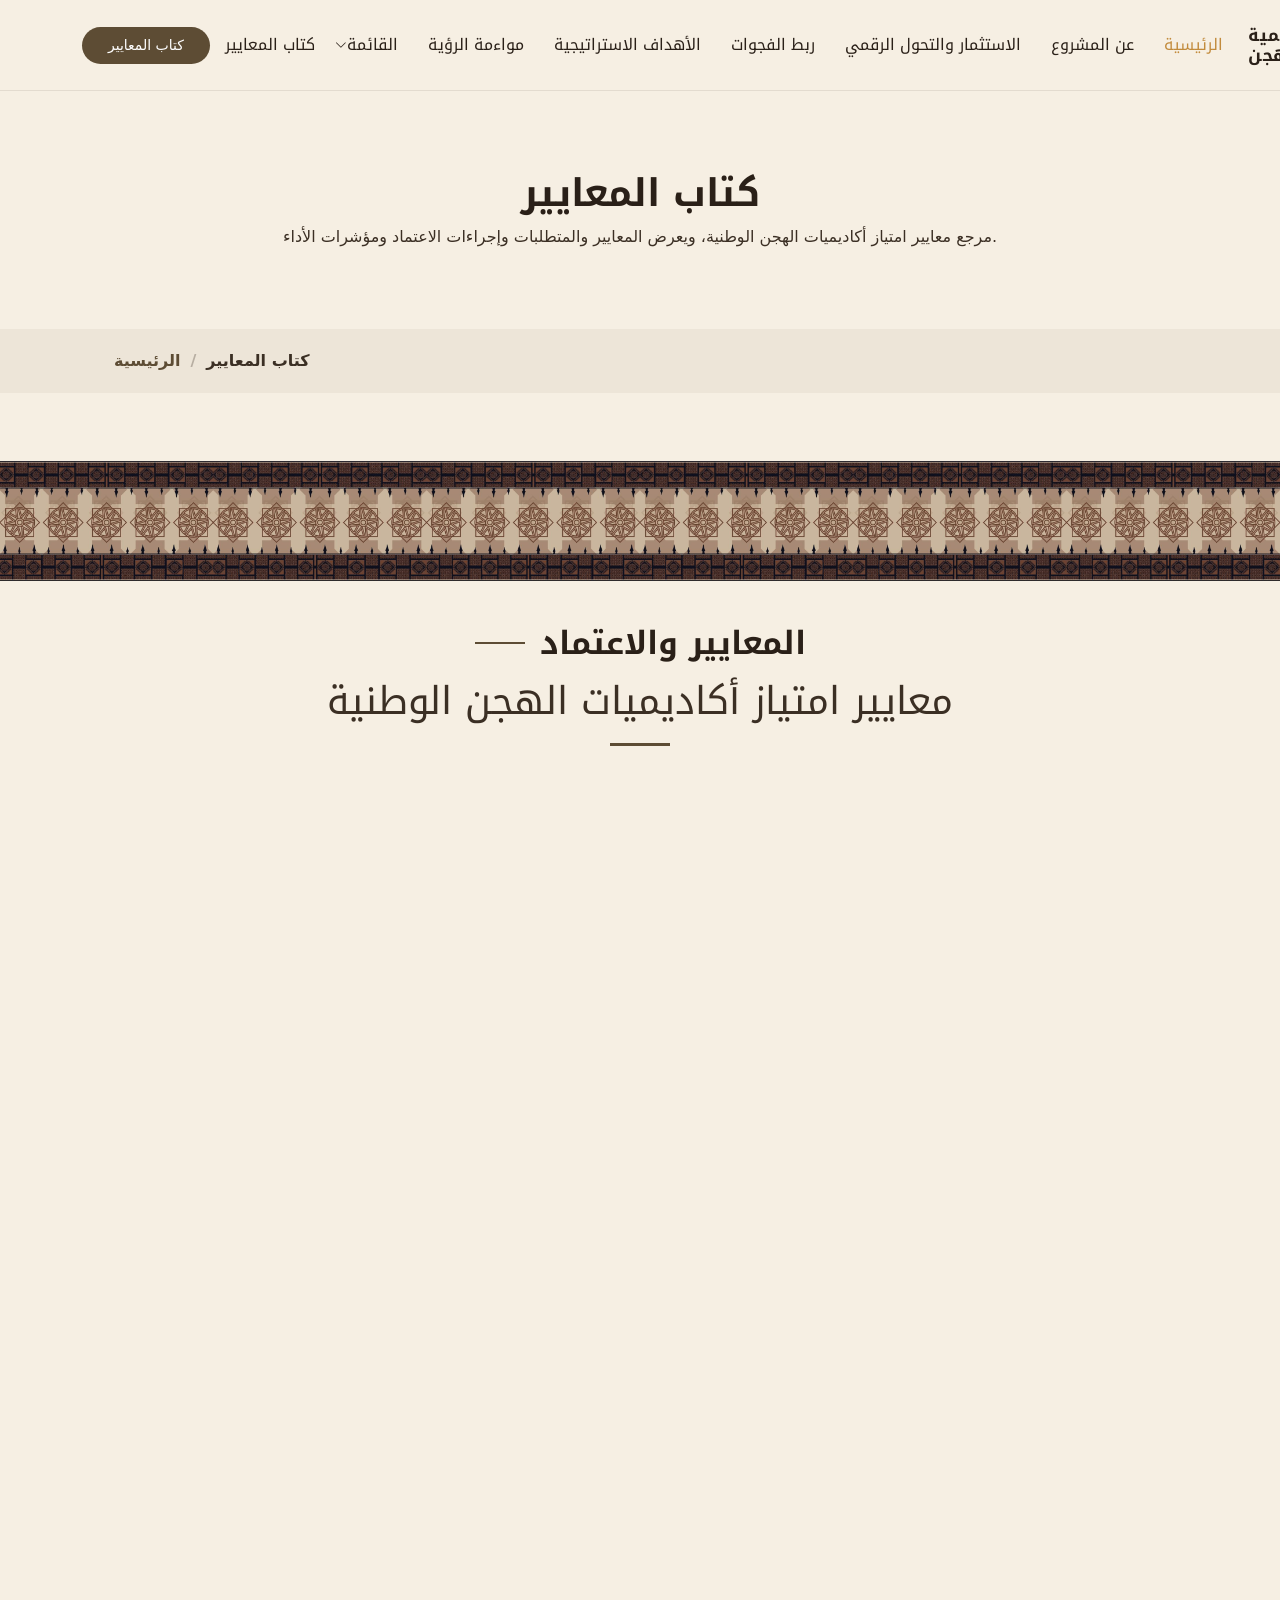
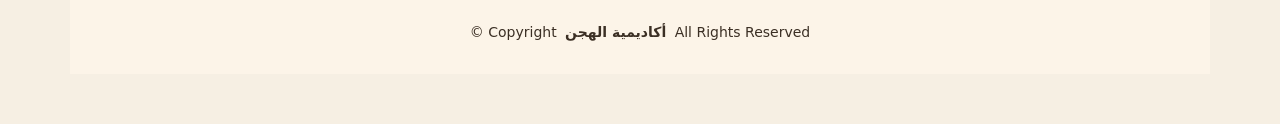
<file: kitab-maaer.html>
<!DOCTYPE html>
<html lang="en">

<head>
  <meta charset="utf-8">
  <meta content="width=device-width, initial-scale=1.0" name="viewport">
  <title>أكاديمية الهجن</title>
  <meta name="description" content="">
  <meta name="keywords" content="">

  <!-- Favicons -->
  <link href="assets/img/favicon.png" rel="icon">
  <link href="assets/img/apple-touch-icon.png" rel="apple-touch-icon">

  <!-- Fonts -->
  <link href="https://fonts.googleapis.com" rel="preconnect">
  <link href="https://fonts.gstatic.com" rel="preconnect" crossorigin>
  <link href="https://fonts.googleapis.com/css2?family=Roboto:ital,wght@0,100;0,300;0,400;0,500;0,700;0,900;1,100;1,300;1,400;1,500;1,700;1,900&family=Poppins:ital,wght@0,100;0,200;0,300;0,400;0,500;0,600;0,700;0,800;0,900;1,100;1,200;1,300;1,400;1,500;1,600;1,700;1,800;1,900&family=Libre+Baskerville:ital,wght@0,400;0,700;1,400;1,700&family=Noto+Kufi+Arabic:wght@300;400;500;600;700;800;900&family=Tajawal:wght@300;400;500;700;800&display=swap" rel="stylesheet">

  <!-- Vendor CSS Files -->
  <link href="assets/vendor/bootstrap/css/bootstrap.min.css" rel="stylesheet">
  <link href="assets/vendor/bootstrap-icons/bootstrap-icons.css" rel="stylesheet">
  <link href="assets/vendor/aos/aos.css" rel="stylesheet">
  <link href="assets/vendor/swiper/swiper-bundle.min.css" rel="stylesheet">

  <!-- Main CSS File -->
  <link href="assets/css/main.css" rel="stylesheet">


</head>

<body class="starter-page-page">

  <header id="header" class="header d-flex align-items-center sticky-top">
    <div class="container position-relative d-flex align-items-center justify-content-between">

  <a class="btn-getstarted d-none d-sm-block" href="kitab-maaer.html"> كتاب المعايير</a>
     


      <nav id="navmenu" class="navmenu" dir="rtl" lang="ar">
        <ul>
          <li><a href="index.html#hero" class="active">الرئيسية</a></li>
          <li><a href="index.html#about">عن المشروع</a></li>
          <li><a href="index.html#investment-and-digital">الاستثمار والتحول الرقمي</a></li>
          <li><a href="index.html#gap-mapping">ربط الفجوات</a></li>
          <li><a href="index.html#strategic-objectives">الأهداف الاستراتيجية</a></li>
          <li><a href="index.html#events">مواءمة الرؤية</a></li>
          <li class="dropdown"><a href="#"><span>القائمة</span> <i class="bi bi-chevron-down toggle-dropdown"></i></a>
            <ul>
              <li><a href="#">عن الأكاديمية</a></li>
              <li class="dropdown"><a href="#"><span>المزيد</span> <i class="bi bi-chevron-down toggle-dropdown"></i></a>
                <ul>
                  <li><a href="index.html#about-stats">الملخص التنفيذي</a></li>
                  <li><a href="index.html#financial-sustainability">الاستدامة المالية</a></li>
                  <li><a href="index.html#privatization-strategy">التخصيص والشراكة</a></li>
                  <li><a href="index.html#human-capability-development">تنمية القدرات</a></li>
                  <li><a href="index.html#about-features">التأمين</a></li>
                </ul>
              </li>
              <li><a href="index.html#national-sports-strategy">الاستراتيجية الرياضية</a></li>
              <li><a href="index.html#investment-and-digital">التحول الرقمي</a></li>
              <li><a href="index.html#events">مواءمة الرؤية</a></li>
            </ul>
          </li>
          <li><a href="kitab-maaer.html">كتاب المعايير</a></li>
    
        </ul>
        <i class="mobile-nav-toggle d-xl-none bi bi-list"></i>
      </nav>


      <a href="index.html" class="logo d-flex align-items-center me-auto me-xl-0">
        <!-- Uncomment the line below if you also wish to use an image logo -->
        <!-- <img src="assets/img/logo.webp" alt=""> -->

        <h1 class="sitename">أكاديمية الهجن</h1>
      </a>

    </div>
  </header>

  <main class="main">

    <!-- Page Title -->
    <div class="page-title" data-aos="fade">
      <div class="heading">
        <div class="container">
          <div class="row d-flex justify-content-center text-center">
            <div class="col-lg-8">
              <h1>كتاب المعايير</h1>
              <p class="mb-0">مرجع معايير امتياز أكاديميات الهجن الوطنية، ويعرض المعايير والمتطلبات وإجراءات الاعتماد ومؤشرات الأداء.</p>
            </div>
          </div>
        </div>
      </div>
      <nav class="breadcrumbs">
        <div class="container">
          <ol>
            <li><a href="index.html">الرئيسية</a></li>
            <li class="current">كتاب المعايير</li>
          </ol>
        </div>
      </nav>
    </div><!-- End Page Title -->

      <!-- How We Work Section -->
    <section id="how-we-work" class="how-we-work section">

      <!-- Section Title -->
      <div class="container section-title" data-aos="fade-up">
        <h2>المعايير والاعتماد</h2>
        <p>معايير امتياز أكاديميات الهجن الوطنية</p>
      </div><!-- End Section Title -->

      <div class="container" data-aos="fade-up" data-aos-delay="100">

        <div class="steps-wrapper" dir="rtl" lang="ar">

        

          <div class="step-item" data-aos="fade-left" data-aos-delay="240">
            <div class="step-content">
              <div class="step-icon"><i class="bi bi-heart-pulse"></i></div>
              <div class="step-info">
                <span class="step-number">1.0</span>
                <h3>المعيار الصحي والبيطري</h3>
                <div class="standard-block">
                  <h4>الهدف</h4>
                  <p>يهدف هذا المعيار إلى تنظيم وضبط إجراءات التشغيل وضمان الامتثال الكامل للحوكمة والجودة والاستدامة.</p>
                  <h4>نطاق التطبيق</h4>
                  <p>يسري هذا المعيار على جميع الأكاديميات المرخصة ضمن امتياز أكاديميات الهجن الوطنية.</p>
                  <h4>المتطلبات الأساسية</h4>
                  <ul class="standard-list">
                    <li>الالتزام بالأنظمة واللوائح المعتمدة.</li>
                    <li>تطبيق إجراءات تشغيل قياسية موثقة.</li>
                    <li>التوثيق الرقمي الكامل عبر المنصة المعتمدة.</li>
                    <li>الخضوع للتفتيش والتقييم الدوري.</li>
                  </ul>
                  <h4>إجراءات الاعتماد</h4>
                  <p>تقديم طلب رسمي، مراجعة فنية، زيارة ميدانية، إصدار شهادة اعتماد.</p>
                  <h4>مؤشرات الأداء</h4>
                  <p>نسبة الالتزام، عدد المخالفات، نتائج التقييم السنوي.</p>
                 
                </div>
              </div>
            </div>
          </div>

          <div class="step-item" data-aos="fade-right" data-aos-delay="280">
            <div class="step-content">
              <div class="step-icon"><i class="bi bi-trophy"></i></div>
              <div class="step-info">
                <span class="step-number">2.0</span>
                <h3>المعيار الرياضي والفني</h3>
                <div class="standard-block">
                  <h4>الهدف</h4>
                  <p>يهدف هذا المعيار إلى تنظيم وضبط إجراءات التشغيل وضمان الامتثال الكامل للحوكمة والجودة والاستدامة.</p>
                  <h4>نطاق التطبيق</h4>
                  <p>يسري هذا المعيار على جميع الأكاديميات المرخصة ضمن امتياز أكاديميات الهجن الوطنية.</p>
                  <h4>المتطلبات الأساسية</h4>
                  <ul class="standard-list">
                    <li>الالتزام بالأنظمة واللوائح المعتمدة.</li>
                    <li>تطبيق إجراءات تشغيل قياسية موثقة.</li>
                    <li>التوثيق الرقمي الكامل عبر المنصة المعتمدة.</li>
                    <li>الخضوع للتفتيش والتقييم الدوري.</li>
                  </ul>
                  <h4>إجراءات الاعتماد</h4>
                  <p>تقديم طلب رسمي، مراجعة فنية، زيارة ميدانية، إصدار شهادة اعتماد.</p>
                  <h4>مؤشرات الأداء</h4>
                  <p>نسبة الالتزام، عدد المخالفات، نتائج التقييم السنوي.</p>
                 
                </div>
              </div>
            </div>
          </div>



            <div class="step-item" data-aos="fade-right" data-aos-delay="200">
            <div class="step-content">
              <div class="step-icon"><i class="bi bi-building"></i></div>
              <div class="step-info">
                <span class="step-number">3.0</span>
                <h3>المعيار الهندسي والبنية التحتية</h3>
                <div class="standard-block">
                  <h4>الهدف</h4>
                  <p>يهدف هذا المعيار إلى تنظيم وضبط إجراءات التشغيل وضمان الامتثال الكامل للحوكمة والجودة والاستدامة.</p>
                  <h4>نطاق التطبيق</h4>
                  <p>يسري هذا المعيار على جميع الأكاديميات المرخصة ضمن امتياز أكاديميات الهجن الوطنية.</p>
                  <h4>المتطلبات الأساسية</h4>
                  <ul class="standard-list">
                    <li>الالتزام بالأنظمة واللوائح المعتمدة.</li>
                    <li>تطبيق إجراءات تشغيل قياسية موثقة.</li>
                    <li>التوثيق الرقمي الكامل عبر المنصة المعتمدة.</li>
                    <li>الخضوع للتفتيش والتقييم الدوري.</li>
                  </ul>
                  <h4>إجراءات الاعتماد</h4>
                  <p>تقديم طلب رسمي، مراجعة فنية، زيارة ميدانية، إصدار شهادة اعتماد.</p>
                  <h4>مؤشرات الأداء</h4>
                  <p>نسبة الالتزام، عدد المخالفات، نتائج التقييم السنوي.</p>
                 
                </div>
              </div>
            </div>
          </div>

          <div class="step-item" data-aos="fade-left" data-aos-delay="320">
            <div class="step-content">
              <div class="step-icon"><i class="bi bi-shield-check"></i></div>
              <div class="step-info">
                <span class="step-number">4.0</span>
                <h3>معيار السلامة وإدارة المخاطر</h3>
                <div class="standard-block">
                  <h4>الهدف</h4>
                  <p>يهدف هذا المعيار إلى تنظيم وضبط إجراءات التشغيل وضمان الامتثال الكامل للحوكمة والجودة والاستدامة.</p>
                  <h4>نطاق التطبيق</h4>
                  <p>يسري هذا المعيار على جميع الأكاديميات المرخصة ضمن امتياز أكاديميات الهجن الوطنية.</p>
                  <h4>المتطلبات الأساسية</h4>
                  <ul class="standard-list">
                    <li>الالتزام بالأنظمة واللوائح المعتمدة.</li>
                    <li>تطبيق إجراءات تشغيل قياسية موثقة.</li>
                    <li>التوثيق الرقمي الكامل عبر المنصة المعتمدة.</li>
                    <li>الخضوع للتفتيش والتقييم الدوري.</li>
                  </ul>
                  <h4>إجراءات الاعتماد</h4>
                  <p>تقديم طلب رسمي، مراجعة فنية، زيارة ميدانية، إصدار شهادة اعتماد.</p>
                  <h4>مؤشرات الأداء</h4>
                  <p>نسبة الالتزام، عدد المخالفات، نتائج التقييم السنوي.</p>
                 
                </div>
              </div>
            </div>
          </div>

          <div class="step-item" data-aos="fade-right" data-aos-delay="360">
            <div class="step-content">
              <div class="step-icon"><i class="bi bi-file-earmark-text"></i></div>
              <div class="step-info">
                <span class="step-number">5.0</span>
                <h3>المعيار القانوني والتنظيمي</h3>
                <div class="standard-block">
                  <h4>الهدف</h4>
                  <p>يهدف هذا المعيار إلى تنظيم وضبط إجراءات التشغيل وضمان الامتثال الكامل للحوكمة والجودة والاستدامة.</p>
                  <h4>نطاق التطبيق</h4>
                  <p>يسري هذا المعيار على جميع الأكاديميات المرخصة ضمن امتياز أكاديميات الهجن الوطنية.</p>
                  <h4>المتطلبات الأساسية</h4>
                  <ul class="standard-list">
                    <li>الالتزام بالأنظمة واللوائح المعتمدة.</li>
                    <li>تطبيق إجراءات تشغيل قياسية موثقة.</li>
                    <li>التوثيق الرقمي الكامل عبر المنصة المعتمدة.</li>
                    <li>الخضوع للتفتيش والتقييم الدوري.</li>
                  </ul>
                  <h4>إجراءات الاعتماد</h4>
                  <p>تقديم طلب رسمي، مراجعة فنية، زيارة ميدانية، إصدار شهادة اعتماد.</p>
                  <h4>مؤشرات الأداء</h4>
                  <p>نسبة الالتزام، عدد المخالفات، نتائج التقييم السنوي.</p>
                 
                </div>
              </div>
            </div>
          </div>

          <div class="step-item" data-aos="fade-left" data-aos-delay="400">
            <div class="step-content">
              <div class="step-icon"><i class="bi bi-gear"></i></div>
              <div class="step-info">
                <span class="step-number">6.0</span>
                <h3>المعيار الإداري والتشغيلي</h3>
                <div class="standard-block">
                  <h4>الهدف</h4>
                  <p>يهدف هذا المعيار إلى تنظيم وضبط إجراءات التشغيل وضمان الامتثال الكامل للحوكمة والجودة والاستدامة.</p>
                  <h4>نطاق التطبيق</h4>
                  <p>يسري هذا المعيار على جميع الأكاديميات المرخصة ضمن امتياز أكاديميات الهجن الوطنية.</p>
                  <h4>المتطلبات الأساسية</h4>
                  <ul class="standard-list">
                    <li>الالتزام بالأنظمة واللوائح المعتمدة.</li>
                    <li>تطبيق إجراءات تشغيل قياسية موثقة.</li>
                    <li>التوثيق الرقمي الكامل عبر المنصة المعتمدة.</li>
                    <li>الخضوع للتفتيش والتقييم الدوري.</li>
                  </ul>
                  <h4>إجراءات الاعتماد</h4>
                  <p>تقديم طلب رسمي، مراجعة فنية، زيارة ميدانية، إصدار شهادة اعتماد.</p>
                  <h4>مؤشرات الأداء</h4>
                  <p>نسبة الالتزام، عدد المخالفات، نتائج التقييم السنوي.</p>
                 
                </div>
              </div>
            </div>
          </div>

          <div class="step-item" data-aos="fade-right" data-aos-delay="440">
            <div class="step-content">
              <div class="step-icon"><i class="bi bi-cash-coin"></i></div>
              <div class="step-info">
                <span class="step-number">7.0</span>
                <h3>المعيار المالي والمحاسبي</h3>
                <div class="standard-block">
                  <h4>الهدف</h4>
                  <p>يهدف هذا المعيار إلى تنظيم وضبط إجراءات التشغيل وضمان الامتثال الكامل للحوكمة والجودة والاستدامة.</p>
                  <h4>نطاق التطبيق</h4>
                  <p>يسري هذا المعيار على جميع الأكاديميات المرخصة ضمن امتياز أكاديميات الهجن الوطنية.</p>
                  <h4>المتطلبات الأساسية</h4>
                  <ul class="standard-list">
                    <li>الالتزام بالأنظمة واللوائح المعتمدة.</li>
                    <li>تطبيق إجراءات تشغيل قياسية موثقة.</li>
                    <li>التوثيق الرقمي الكامل عبر المنصة المعتمدة.</li>
                    <li>الخضوع للتفتيش والتقييم الدوري.</li>
                  </ul>
                  <h4>إجراءات الاعتماد</h4>
                  <p>تقديم طلب رسمي، مراجعة فنية، زيارة ميدانية، إصدار شهادة اعتماد.</p>
                  <h4>مؤشرات الأداء</h4>
                  <p>نسبة الالتزام، عدد المخالفات، نتائج التقييم السنوي.</p>
                 
                </div>
              </div>
            </div>
          </div>

          <div class="step-item" data-aos="fade-left" data-aos-delay="480">
            <div class="step-content">
              <div class="step-icon"><i class="bi bi-people"></i></div>
              <div class="step-info">
                <span class="step-number">8.0</span>
                <h3>معيار الموارد البشرية والتأهيل</h3>
                <div class="standard-block">
                  <h4>الهدف</h4>
                  <p>يهدف هذا المعيار إلى تنظيم وضبط إجراءات التشغيل وضمان الامتثال الكامل للحوكمة والجودة والاستدامة.</p>
                  <h4>نطاق التطبيق</h4>
                  <p>يسري هذا المعيار على جميع الأكاديميات المرخصة ضمن امتياز أكاديميات الهجن الوطنية.</p>
                  <h4>المتطلبات الأساسية</h4>
                  <ul class="standard-list">
                    <li>الالتزام بالأنظمة واللوائح المعتمدة.</li>
                    <li>تطبيق إجراءات تشغيل قياسية موثقة.</li>
                    <li>التوثيق الرقمي الكامل عبر المنصة المعتمدة.</li>
                    <li>الخضوع للتفتيش والتقييم الدوري.</li>
                  </ul>
                  <h4>إجراءات الاعتماد</h4>
                  <p>تقديم طلب رسمي، مراجعة فنية، زيارة ميدانية، إصدار شهادة اعتماد.</p>
                  <h4>مؤشرات الأداء</h4>
                  <p>نسبة الالتزام، عدد المخالفات، نتائج التقييم السنوي.</p>
                 
                </div>
              </div>
            </div>
          </div>

          <div class="step-item" data-aos="fade-right" data-aos-delay="520">
            <div class="step-content">
              <div class="step-icon"><i class="bi bi-diagram-3"></i></div>
              <div class="step-info">
                <span class="step-number">9.0</span>
                <h3>معيار التحول الرقمي والبيانات</h3>
                <div class="standard-block">
                  <h4>الهدف</h4>
                  <p>يهدف هذا المعيار إلى تنظيم وضبط إجراءات التشغيل وضمان الامتثال الكامل للحوكمة والجودة والاستدامة.</p>
                  <h4>نطاق التطبيق</h4>
                  <p>يسري هذا المعيار على جميع الأكاديميات المرخصة ضمن امتياز أكاديميات الهجن الوطنية.</p>
                  <h4>المتطلبات الأساسية</h4>
                  <ul class="standard-list">
                    <li>الالتزام بالأنظمة واللوائح المعتمدة.</li>
                    <li>تطبيق إجراءات تشغيل قياسية موثقة.</li>
                    <li>التوثيق الرقمي الكامل عبر المنصة المعتمدة.</li>
                    <li>الخضوع للتفتيش والتقييم الدوري.</li>
                  </ul>
                  <h4>إجراءات الاعتماد</h4>
                  <p>تقديم طلب رسمي، مراجعة فنية، زيارة ميدانية، إصدار شهادة اعتماد.</p>
                  <h4>مؤشرات الأداء</h4>
                  <p>نسبة الالتزام، عدد المخالفات، نتائج التقييم السنوي.</p>
                 
                </div>
              </div>
            </div>
          </div>

          <div class="step-item" data-aos="fade-left" data-aos-delay="560">
            <div class="step-content">
              <div class="step-icon"><i class="bi bi-palette2"></i></div>
              <div class="step-info">
                <span class="step-number">10.0</span>
                <h3>معيار الهوية المؤسسية</h3>
                <div class="standard-block">
                  <h4>الهدف</h4>
                  <p>يهدف هذا المعيار إلى تنظيم وضبط إجراءات التشغيل وضمان الامتثال الكامل للحوكمة والجودة والاستدامة.</p>
                  <h4>نطاق التطبيق</h4>
                  <p>يسري هذا المعيار على جميع الأكاديميات المرخصة ضمن امتياز أكاديميات الهجن الوطنية.</p>
                  <h4>المتطلبات الأساسية</h4>
                  <ul class="standard-list">
                    <li>الالتزام بالأنظمة واللوائح المعتمدة.</li>
                    <li>تطبيق إجراءات تشغيل قياسية موثقة.</li>
                    <li>التوثيق الرقمي الكامل عبر المنصة المعتمدة.</li>
                    <li>الخضوع للتفتيش والتقييم الدوري.</li>
                  </ul>
                  <h4>إجراءات الاعتماد</h4>
                  <p>تقديم طلب رسمي، مراجعة فنية، زيارة ميدانية، إصدار شهادة اعتماد.</p>
                  <h4>مؤشرات الأداء</h4>
                  <p>نسبة الالتزام، عدد المخالفات، نتائج التقييم السنوي.</p>
                 
                </div>
              </div>
            </div>
          </div>

          <div class="step-item" data-aos="fade-right" data-aos-delay="600">
            <div class="step-content">
              <div class="step-icon"><i class="bi bi-handshake"></i></div>
              <div class="step-info">
                <span class="step-number">11.0</span>
                <h3>معيار الشراكات والتعاقدات</h3>
                <div class="standard-block">
                  <h4>الهدف</h4>
                  <p>يهدف هذا المعيار إلى تنظيم وضبط إجراءات التشغيل وضمان الامتثال الكامل للحوكمة والجودة والاستدامة.</p>
                  <h4>نطاق التطبيق</h4>
                  <p>يسري هذا المعيار على جميع الأكاديميات المرخصة ضمن امتياز أكاديميات الهجن الوطنية.</p>
                  <h4>المتطلبات الأساسية</h4>
                  <ul class="standard-list">
                    <li>الالتزام بالأنظمة واللوائح المعتمدة.</li>
                    <li>تطبيق إجراءات تشغيل قياسية موثقة.</li>
                    <li>التوثيق الرقمي الكامل عبر المنصة المعتمدة.</li>
                    <li>الخضوع للتفتيش والتقييم الدوري.</li>
                  </ul>
                  <h4>إجراءات الاعتماد</h4>
                  <p>تقديم طلب رسمي، مراجعة فنية، زيارة ميدانية، إصدار شهادة اعتماد.</p>
                  <h4>مؤشرات الأداء</h4>
                  <p>نسبة الالتزام، عدد المخالفات، نتائج التقييم السنوي.</p>
                 
                </div>
              </div>
            </div>
          </div>

          <div class="step-item" data-aos="fade-left" data-aos-delay="640">
            <div class="step-content">
              <div class="step-icon"><i class="bi bi-shield"></i></div>
              <div class="step-info">
                <span class="step-number">12.0</span>
                <h3>معيار التأمين وإدارة المطالبات</h3>
                <div class="standard-block">
                  <h4>الهدف</h4>
                  <p>يهدف هذا المعيار إلى تنظيم وضبط إجراءات التشغيل وضمان الامتثال الكامل للحوكمة والجودة والاستدامة.</p>
                  <h4>نطاق التطبيق</h4>
                  <p>يسري هذا المعيار على جميع الأكاديميات المرخصة ضمن امتياز أكاديميات الهجن الوطنية.</p>
                  <h4>المتطلبات الأساسية</h4>
                  <ul class="standard-list">
                    <li>الالتزام بالأنظمة واللوائح المعتمدة.</li>
                    <li>تطبيق إجراءات تشغيل قياسية موثقة.</li>
                    <li>التوثيق الرقمي الكامل عبر المنصة المعتمدة.</li>
                    <li>الخضوع للتفتيش والتقييم الدوري.</li>
                  </ul>
                  <h4>إجراءات الاعتماد</h4>
                  <p>تقديم طلب رسمي، مراجعة فنية، زيارة ميدانية، إصدار شهادة اعتماد.</p>
                  <h4>مؤشرات الأداء</h4>
                  <p>نسبة الالتزام، عدد المخالفات، نتائج التقييم السنوي.</p>
                 
                </div>
              </div>
            </div>
          </div>

          <div class="step-item" data-aos="fade-right" data-aos-delay="680">
            <div class="step-content">
              <div class="step-icon"><i class="bi bi-globe"></i></div>
              <div class="step-info">
                <span class="step-number">13.0</span>
                <h3>معيار الاستدامة البيئية والاقتصادية</h3>
                <div class="standard-block">
                  <h4>الهدف</h4>
                  <p>يهدف هذا المعيار إلى تنظيم وضبط إجراءات التشغيل وضمان الامتثال الكامل للحوكمة والجودة والاستدامة.</p>
                  <h4>نطاق التطبيق</h4>
                  <p>يسري هذا المعيار على جميع الأكاديميات المرخصة ضمن امتياز أكاديميات الهجن الوطنية.</p>
                  <h4>المتطلبات الأساسية</h4>
                  <ul class="standard-list">
                    <li>الالتزام بالأنظمة واللوائح المعتمدة.</li>
                    <li>تطبيق إجراءات تشغيل قياسية موثقة.</li>
                    <li>التوثيق الرقمي الكامل عبر المنصة المعتمدة.</li>
                    <li>الخضوع للتفتيش والتقييم الدوري.</li>
                  </ul>
                  <h4>إجراءات الاعتماد</h4>
                  <p>تقديم طلب رسمي، مراجعة فنية، زيارة ميدانية، إصدار شهادة اعتماد.</p>
                  <h4>مؤشرات الأداء</h4>
                  <p>نسبة الالتزام، عدد المخالفات، نتائج التقييم السنوي.</p>
                 
                </div>
              </div>
            </div>
          </div>

          <div class="step-item" data-aos="fade-left" data-aos-delay="720">
            <div class="step-content">
              <div class="step-icon"><i class="bi bi-clipboard-check"></i></div>
              <div class="step-info">
                <span class="step-number">14.0</span>
                <h3>معيار الرقابة والتقييم والامتثال</h3>
                <div class="standard-block">
                  <h4>الهدف</h4>
                  <p>يهدف هذا المعيار إلى تنظيم وضبط إجراءات التشغيل وضمان الامتثال الكامل للحوكمة والجودة والاستدامة.</p>
                  <h4>نطاق التطبيق</h4>
                  <p>يسري هذا المعيار على جميع الأكاديميات المرخصة ضمن امتياز أكاديميات الهجن الوطنية.</p>
                  <h4>المتطلبات الأساسية</h4>
                  <ul class="standard-list">
                    <li>الالتزام بالأنظمة واللوائح المعتمدة.</li>
                    <li>تطبيق إجراءات تشغيل قياسية موثقة.</li>
                    <li>التوثيق الرقمي الكامل عبر المنصة المعتمدة.</li>
                    <li>الخضوع للتفتيش والتقييم الدوري.</li>
                  </ul>
                  <h4>إجراءات الاعتماد</h4>
                  <p>تقديم طلب رسمي، مراجعة فنية، زيارة ميدانية، إصدار شهادة اعتماد.</p>
                  <h4>مؤشرات الأداء</h4>
                  <p>نسبة الالتزام، عدد المخالفات، نتائج التقييم السنوي.</p>
                 
                </div>
              </div>
            </div>
          </div>

        </div>

      </div>

    </section><!-- /How We Work Section -->


  </main>

<footer id="footer" class="footer">

    

    <div class="container copyright text-center mt-4">
      <p>© <span>Copyright</span> <strong class="px-1 sitename">أكاديمية الهجن</strong> <span>All Rights Reserved</span></p>
      <div class="credits">
      
      </div>
    </div>

  </footer>

  <!-- Scroll Top -->
  <a href="#" id="scroll-top" class="scroll-top d-flex align-items-center justify-content-center"><i class="bi bi-arrow-up-short"></i></a>

  <!-- Preloader -->
  <div id="preloader"></div>

  <!-- Vendor JS Files -->
  <script src="assets/vendor/bootstrap/js/bootstrap.bundle.min.js"></script>
  <script src="assets/vendor/php-email-form/validate.js"></script>
  <script src="assets/vendor/aos/aos.js"></script>
  <script src="assets/vendor/swiper/swiper-bundle.min.js"></script>
  <script src="assets/vendor/purecounter/purecounter_vanilla.js"></script>
  <script src="assets/vendor/imagesloaded/imagesloaded.pkgd.min.js"></script>
  <script src="assets/vendor/isotope-layout/isotope.pkgd.min.js"></script>

  <!-- Main JS File -->
  <script src="assets/js/main.js"></script>

</body>

</html>
</file>
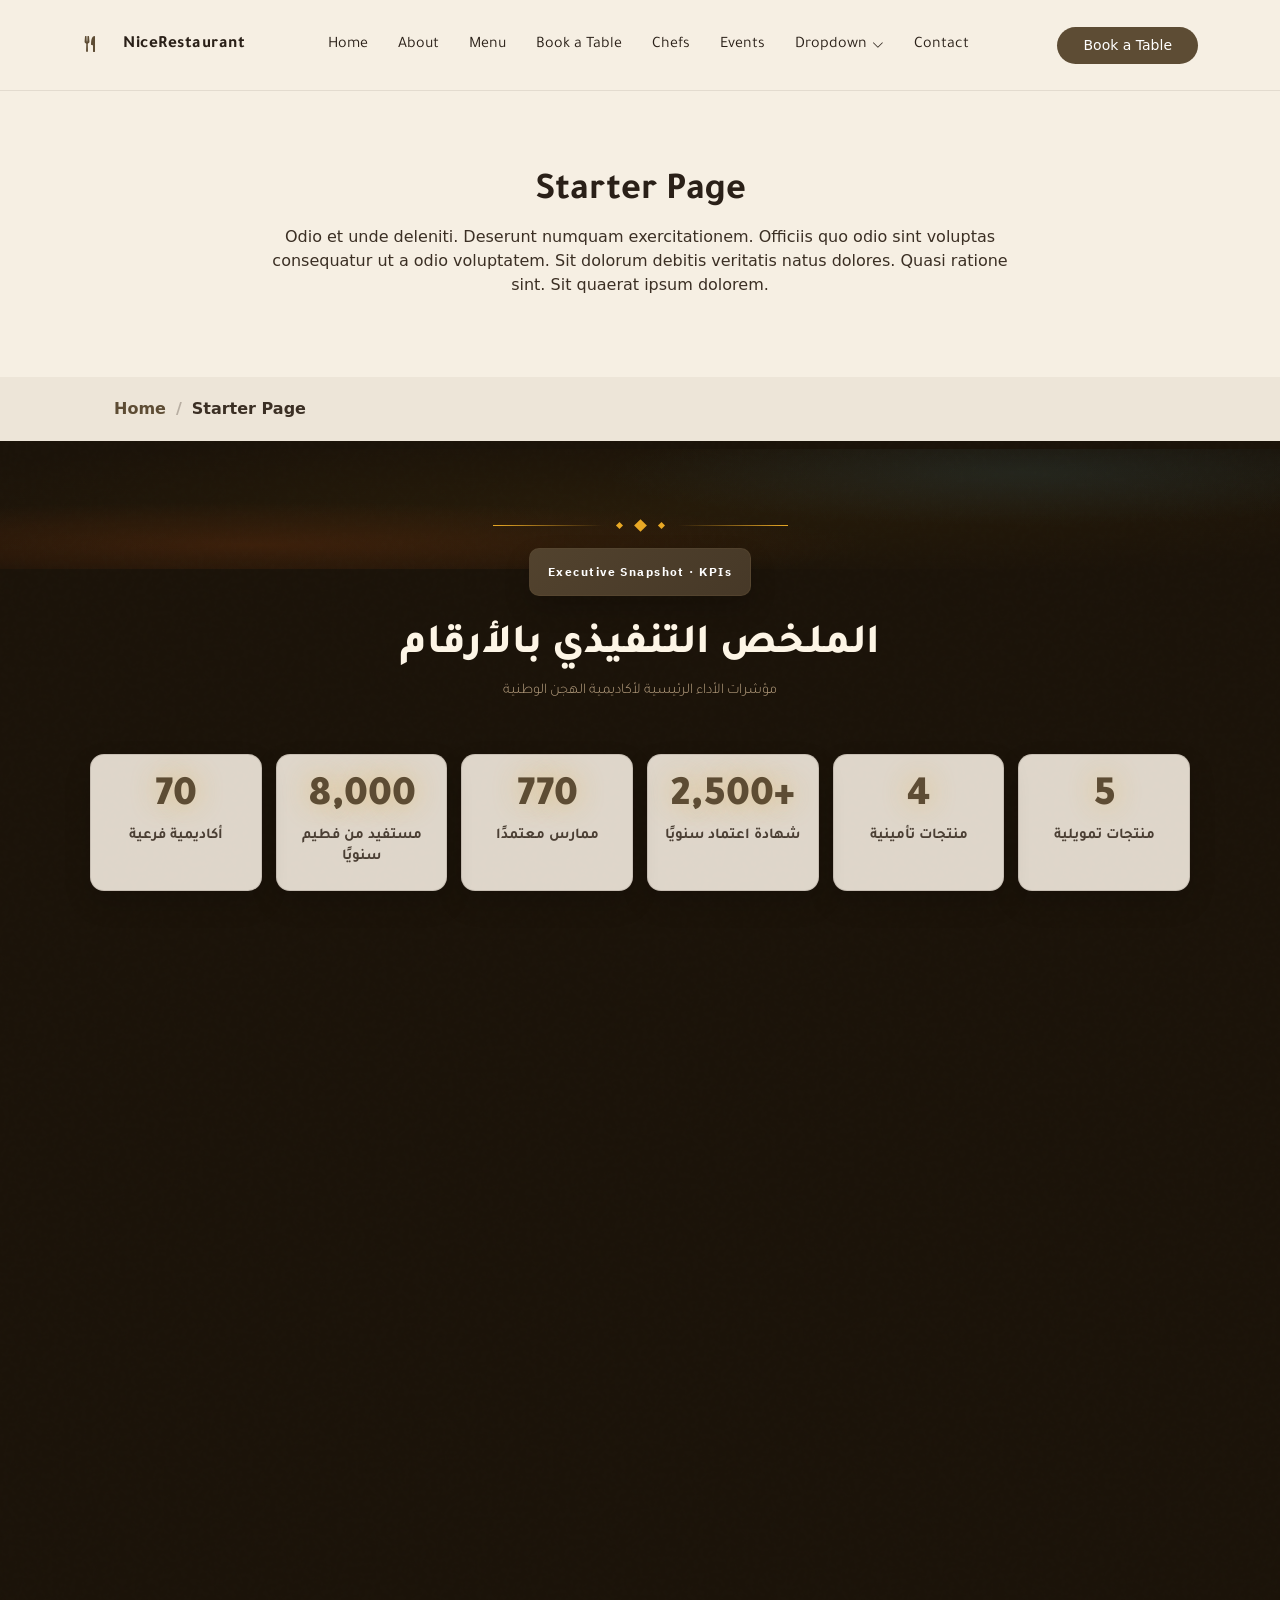
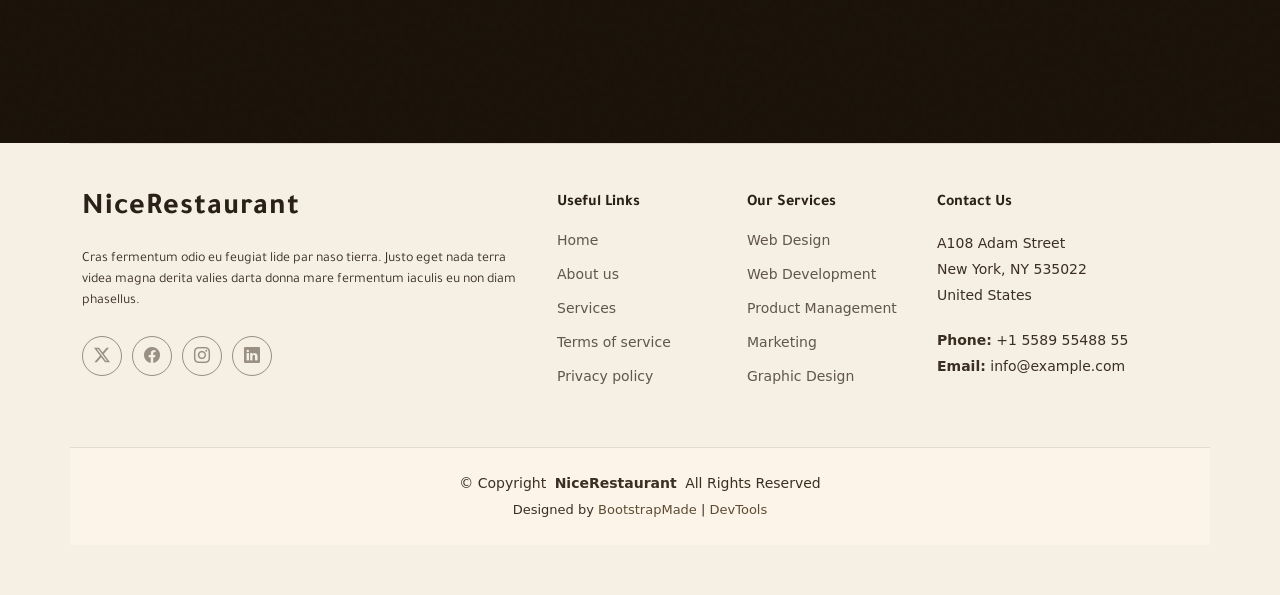
<file: starter-page.html>
<!DOCTYPE html>
<html lang="en">

<head>
  <meta charset="utf-8">
  <meta content="width=device-width, initial-scale=1.0" name="viewport">
  <title>Starter Page - NiceRestaurant Bootstrap Template</title>
  <meta name="description" content="">
  <meta name="keywords" content="">

  <!-- Favicons -->
  <link href="assets/img/favicon.png" rel="icon">
  <link href="assets/img/apple-touch-icon.png" rel="apple-touch-icon">

  <!-- Fonts -->
  <link href="https://fonts.googleapis.com" rel="preconnect">
  <link href="https://fonts.gstatic.com" rel="preconnect" crossorigin>
  <link href="https://fonts.googleapis.com/css2?family=Roboto:ital,wght@0,100;0,300;0,400;0,500;0,700;0,900;1,100;1,300;1,400;1,500;1,700;1,900&family=Poppins:ital,wght@0,100;0,200;0,300;0,400;0,500;0,600;0,700;0,800;0,900;1,100;1,200;1,300;1,400;1,500;1,600;1,700;1,800;1,900&family=Libre+Baskerville:ital,wght@0,400;0,700;1,400;1,700&family=IBM+Plex+Sans+Arabic:wght@300;400;500;600;700&family=Tajawal:wght@300;400;500;700;800&display=swap" rel="stylesheet">

  <!-- Vendor CSS Files -->
  <link href="assets/vendor/bootstrap/css/bootstrap.min.css" rel="stylesheet">
  <link href="assets/vendor/bootstrap-icons/bootstrap-icons.css" rel="stylesheet">
  <link href="assets/vendor/aos/aos.css" rel="stylesheet">
  <link href="assets/vendor/swiper/swiper-bundle.min.css" rel="stylesheet">

  <!-- Main CSS File -->
  <link href="assets/css/main.css" rel="stylesheet">

  <!-- ═══════════════════════════════════════════════════════
       EXECUTIVE SNAPSHOT – Custom Styles
  ════════════════════════════════════════════════════════ -->
  <style>
    /* ── CSS Variables ── */
    #about-stats {
      --sand-deep:   #1a1208;
      --sand-mid:    #2e1f0a;
      --sand-warm:   #3d2b10;
      --gold-bright: #e8a825;
      --gold-light:  #f5c842;
      --gold-pale:   #fde68a;
      --cream:       #fdf5e6;
      --rust:        #8b3a10;
      --sky-blue:    #4a9eba;
      --text-light:  #f0e6d3;
      --text-muted:  #b8a080;
    }

    /* ── Section wrapper ── */
    #about-stats {
      background: var(--sand-deep);
      position: relative;
      padding: 80px 0;
      overflow: hidden;
    }

    /* desert atmosphere */
    #about-stats::before {
      content: '';
      position: absolute;
      inset: 0;
      background:
        radial-gradient(ellipse 80% 60% at 20% 80%, rgba(139,58,16,0.28) 0%, transparent 60%),
        radial-gradient(ellipse 60% 80% at 80% 20%, rgba(74,158,186,0.12) 0%, transparent 55%),
        radial-gradient(ellipse 100% 100% at 50% 50%, rgba(232,168,37,0.06) 0%, transparent 70%);
      pointer-events: none;
    }

    /* grain texture */
    #about-stats::after {
      content: '';
      position: absolute;
      inset: 0;
      background-image: url("data:image/svg+xml,%3Csvg viewBox='0 0 256 256' xmlns='http://www.w3.org/2000/svg'%3E%3Cfilter id='noise'%3E%3CfeTurbulence type='fractalNoise' baseFrequency='0.9' numOctaves='4' stitchTiles='stitch'/%3E%3C/filter%3E%3Crect width='100%25' height='100%25' filter='url(%23noise)' opacity='0.04'/%3E%3C/svg%3E");
      opacity: 0.35;
      pointer-events: none;
    }

    #about-stats .container {
      position: relative;
      z-index: 1;
    }

    /* ── Ornamental header ── */
    .executive-snapshot__header {
      text-align: center;
      margin-bottom: 52px;
    }

    .executive-snapshot__ornament {
      display: flex;
      align-items: center;
      justify-content: center;
      gap: 14px;
      margin-bottom: 18px;
    }

    .orn-line {
      flex: 1;
      max-width: 110px;
      height: 1px;
      background: linear-gradient(to var(--d, left), transparent, var(--gold-bright));
    }
    .orn-line.r { --d: right; }

    .orn-diamond {
      width: 9px; height: 9px;
      background: var(--gold-bright);
      transform: rotate(45deg);
      flex-shrink: 0;
    }
    .orn-diamond.sm { width: 5px; height: 5px; }

    /* ── Ribbon badge ── */
    .executive-snapshot__ribbon {
      display: inline-block;
      font-family: 'IBM Plex Sans Arabic', sans-serif;
      font-size: 0.75rem;
      font-weight: 600;
      letter-spacing: 0.12em;
      color: var(--gold-bright);
      background: rgba(232,168,37,0.08);
      border: 1px solid rgba(232,168,37,0.28);
      padding: 7px 22px;
      border-radius: 2px;
      margin-bottom: 18px;
    }

    .executive-snapshot__main-title {
      font-family: 'Tajawal', sans-serif;
      font-size: clamp(1.8rem, 4vw, 2.6rem);
      font-weight: 800;
      color: var(--cream);
      line-height: 1.2;
      margin-bottom: 8px;
    }

    .executive-snapshot__sub-title {
      font-family: 'Tajawal', sans-serif;
      font-size: 0.92rem;
      color: var(--text-muted);
      font-weight: 300;
    }

    /* ── KPI grid ── */
    .executive-snapshot__kpis {
      display: grid;
      grid-template-columns: repeat(auto-fit, minmax(128px, 1fr));
      gap: 2px;
      margin-bottom: 2px;
    }

    .executive-snapshot__kpi {
      background: rgba(255,255,255,0.03);
      border: 1px solid rgba(232,168,37,0.12);
      padding: 28px 14px 22px;
      text-align: center;
      position: relative;
      transition: background 0.3s, transform 0.3s;
      cursor: default;
    }

    .executive-snapshot__kpi::before {
      content: '';
      position: absolute;
      top: 0; left: 0; right: 0;
      height: 2px;
      background: linear-gradient(90deg, transparent, var(--gold-bright), transparent);
      opacity: 0;
      transition: opacity 0.3s;
    }

    .executive-snapshot__kpi:hover {
      background: rgba(232,168,37,0.07);
      transform: translateY(-4px);
    }
    .executive-snapshot__kpi:hover::before { opacity: 1; }

    .executive-snapshot__value {
      font-family: 'IBM Plex Sans Arabic', sans-serif;
      font-size: clamp(1.9rem, 3.5vw, 2.7rem);
      font-weight: 700;
      color: var(--gold-light);
      line-height: 1;
      margin-bottom: 10px;
      text-shadow: 0 0 28px rgba(232,168,37,0.45);
    }

    .executive-snapshot__label {
      font-family: 'Tajawal', sans-serif;
      font-size: 0.78rem;
      color: var(--text-muted);
      line-height: 1.45;
      font-weight: 400;
    }

    /* ── Revenue block ── */
    .executive-snapshot__revenue {
      background: linear-gradient(135deg, rgba(232,168,37,0.12) 0%, rgba(139,58,16,0.18) 100%);
      border: 1px solid rgba(232,168,37,0.3);
      padding: 38px 48px;
      display: flex;
      align-items: center;
      justify-content: space-between;
      flex-wrap: wrap;
      gap: 24px;
      margin-bottom: 2px;
      position: relative;
      overflow: hidden;
    }

    .executive-snapshot__revenue::before {
      content: '﷼';
      position: absolute;
      left: -10px;
      top: 50%;
      transform: translateY(-50%);
      font-size: 160px;
      color: rgba(232,168,37,0.05);
      font-family: serif;
      line-height: 1;
      pointer-events: none;
    }

    .executive-snapshot__revenue-title {
      font-family: 'Tajawal', sans-serif;
      font-size: 0.82rem;
      color: var(--text-muted);
      margin-bottom: 8px;
      font-weight: 300;
    }

    .executive-snapshot__revenue-value {
      font-family: 'IBM Plex Sans Arabic', sans-serif;
      font-size: clamp(2.2rem, 5.5vw, 3.8rem);
      font-weight: 700;
      color: var(--gold-bright);
      line-height: 1;
      text-shadow: 0 0 55px rgba(232,168,37,0.5);
    }

    .executive-snapshot__revenue-currency {
      font-family: 'Tajawal', sans-serif;
      font-size: 0.95rem;
      color: var(--gold-pale);
      margin-top: 6px;
    }

    .executive-snapshot__revenue-icon {
      font-size: 3.5rem;
      color: rgba(232,168,37,0.35);
      line-height: 1;
    }

    /* ── Distribution bars ── */
    .executive-snapshot__distribution {
      background: rgba(255,255,255,0.02);
      border: 1px solid rgba(232,168,37,0.1);
      padding: 34px 40px;
      margin-bottom: 40px;
    }

    .executive-snapshot__distribution-title {
      font-family: 'IBM Plex Sans Arabic', sans-serif;
      font-size: 0.75rem;
      font-weight: 600;
      color: var(--gold-bright);
      letter-spacing: 0.12em;
      text-transform: uppercase;
      margin-bottom: 26px;
      display: flex;
      align-items: center;
      gap: 14px;
    }
    .executive-snapshot__distribution-title::after {
      content: '';
      flex: 1;
      height: 1px;
      background: rgba(232,168,37,0.2);
    }

    .executive-snapshot__distribution-items {
      display: flex;
      flex-direction: column;
      gap: 18px;
    }

    .executive-snapshot__distribution-item {
      display: grid;
      grid-template-columns: 130px 1fr 60px;
      align-items: center;
      gap: 20px;
    }

    .executive-snapshot__dist-label {
      font-family: 'Tajawal', sans-serif;
      font-size: 0.85rem;
      color: var(--text-light);
      text-align: right;
    }

    /* bar track */
    .executive-snapshot__bar-track {
      height: 6px;
      background: rgba(255,255,255,0.06);
      border-radius: 3px;
      overflow: hidden;
    }

    .executive-snapshot__bar-fill {
      height: 100%;
      border-radius: 3px;
      animation: esGrowBar 1.4s 0.6s ease both;
    }
    .executive-snapshot__bar-fill.gold { background: linear-gradient(to left, var(--gold-light), var(--gold-bright)); }
    .executive-snapshot__bar-fill.rust { background: linear-gradient(to left, #c0652a, var(--rust)); }
    .executive-snapshot__bar-fill.blue { background: linear-gradient(to left, #7ec4d8, var(--sky-blue)); }

    .executive-snapshot__pct {
      font-family: 'IBM Plex Sans Arabic', sans-serif;
      font-size: 1rem;
      font-weight: 700;
      color: var(--gold-light);
      text-align: left;
      direction: ltr;
    }

    /* ── Section divider ribbon ── */
    .executive-snapshot__section-ribbon {
      display: inline-block;
      font-family: 'IBM Plex Sans Arabic', sans-serif;
      font-size: 0.72rem;
      font-weight: 600;
      letter-spacing: 0.13em;
      color: var(--gold-bright);
      background: rgba(232,168,37,0.1);
      border: 1px solid rgba(232,168,37,0.22);
      padding: 6px 18px;
      margin-bottom: 20px;
    }

    /* ── Project card ── */
    .executive-snapshot__project {
      border: 1px solid rgba(232,168,37,0.2);
      border-right: 4px solid var(--gold-bright);
      padding: 30px 34px;
      background: rgba(255,255,255,0.025);
    }

    .executive-snapshot__project-title {
      font-family: 'Tajawal', sans-serif;
      font-size: clamp(1.15rem, 3vw, 1.65rem);
      font-weight: 700;
      color: var(--cream);
      margin-bottom: 18px;
    }

    .executive-snapshot__partners {
      display: flex;
      flex-wrap: wrap;
      gap: 0;
    }

    .executive-snapshot__partner-tag {
      font-family: 'Tajawal', sans-serif;
      font-size: 0.82rem;
      color: var(--text-muted);
      padding: 6px 16px;
      border: 1px solid rgba(255,255,255,0.08);
      transition: color 0.25s, border-color 0.25s, background 0.25s;
      cursor: default;
    }

    .executive-snapshot__partner-tag:hover {
      color: var(--gold-light);
      border-color: rgba(232,168,37,0.3);
      background: rgba(232,168,37,0.06);
    }

    /* ── Animations ── */
    @keyframes esGrowBar {
      from { width: 0; }
    }

    /* ── Responsive ── */
    @media (max-width: 600px) {
      .executive-snapshot__revenue { padding: 26px 22px; }
      .executive-snapshot__distribution { padding: 26px 22px; }
      .executive-snapshot__distribution-item { grid-template-columns: 90px 1fr 46px; gap: 12px; }
      .executive-snapshot__project { padding: 22px 18px; }
    }
  </style>

</head>

<body class="starter-page-page">

  <header id="header" class="header d-flex align-items-center sticky-top">
    <div class="container position-relative d-flex align-items-center justify-content-between">

      <a href="index.html" class="logo d-flex align-items-center me-auto me-xl-0">
        <i class="bi bi-fork-knife"></i>
        <h1 class="sitename">NiceRestaurant</h1>
      </a>

      <nav id="navmenu" class="navmenu">
        <ul>
          <li><a href="#hero">Home</a></li>
          <li><a href="#about">About</a></li>
          <li><a href="#menu">Menu</a></li>
          <li><a href="#book-a-table">Book a Table</a></li>
          <li><a href="#chefs">Chefs</a></li>
          <li><a href="#events">Events</a></li>
          <li class="dropdown"><a href="#"><span>Dropdown</span> <i class="bi bi-chevron-down toggle-dropdown"></i></a>
            <ul>
              <li><a href="#">Dropdown 1</a></li>
              <li class="dropdown"><a href="#"><span>Deep Dropdown</span> <i class="bi bi-chevron-down toggle-dropdown"></i></a>
                <ul>
                  <li><a href="#">Deep Dropdown 1</a></li>
                  <li><a href="#">Deep Dropdown 2</a></li>
                  <li><a href="#">Deep Dropdown 3</a></li>
                  <li><a href="#">Deep Dropdown 4</a></li>
                  <li><a href="#">Deep Dropdown 5</a></li>
                </ul>
              </li>
              <li><a href="#">Dropdown 2</a></li>
              <li><a href="#">Dropdown 3</a></li>
              <li><a href="#">Dropdown 4</a></li>
            </ul>
          </li>
          <li><a href="#contact">Contact</a></li>
        </ul>
        <i class="mobile-nav-toggle d-xl-none bi bi-list"></i>
      </nav>

      <a class="btn-getstarted d-none d-sm-block" href="#book-a-table">Book a Table</a>

    </div>
  </header>

  <main class="main">

    <!-- Page Title -->
    <div class="page-title" data-aos="fade">
      <div class="heading">
        <div class="container">
          <div class="row d-flex justify-content-center text-center">
            <div class="col-lg-8">
              <h1>Starter Page</h1>
              <p class="mb-0">Odio et unde deleniti. Deserunt numquam exercitationem. Officiis quo odio sint voluptas consequatur ut a odio voluptatem. Sit dolorum debitis veritatis natus dolores. Quasi ratione sint. Sit quaerat ipsum dolorem.</p>
            </div>
          </div>
        </div>
      </div>
      <nav class="breadcrumbs">
        <div class="container">
          <ol>
            <li><a href="index.html">Home</a></li>
            <li class="current">Starter Page</li>
          </ol>
        </div>
      </nav>
    </div><!-- End Page Title -->

    <!-- ═══════════════════════════════════════════════════════
         Executive Snapshot Section
    ════════════════════════════════════════════════════════ -->
    <section id="about-stats" class="section about-stats" dir="rtl" lang="ar">
      <div class="container" data-aos="fade-up" data-aos-delay="100">

        <!-- ── Ornamental Header ── -->
        <div class="executive-snapshot__header" data-aos="fade-up" data-aos-delay="130">
          <div class="executive-snapshot__ornament">
            <div class="orn-line r"></div>
            <div class="orn-diamond sm"></div>
            <div class="orn-diamond"></div>
            <div class="orn-diamond sm"></div>
            <div class="orn-line"></div>
          </div>
          <div class="executive-snapshot__ribbon">Executive Snapshot · KPIs</div>
          <h2 class="executive-snapshot__main-title">الملخص التنفيذي بالأرقام</h2>
          <p class="executive-snapshot__sub-title">مؤشرات الأداء الرئيسية لأكاديمية الهجن الوطنية</p>
        </div>

        <!-- ── KPI Cards ── -->
        <div class="executive-snapshot__kpis" data-aos="fade-up" data-aos-delay="200">

          <div class="executive-snapshot__kpi">
            <div class="executive-snapshot__value">5</div>
            <div class="executive-snapshot__label">منتجات تمويلية</div>
          </div>

          <div class="executive-snapshot__kpi">
            <div class="executive-snapshot__value">4</div>
            <div class="executive-snapshot__label">منتجات تأمينية</div>
          </div>

          <div class="executive-snapshot__kpi">
            <div class="executive-snapshot__value">+2,500</div>
            <div class="executive-snapshot__label">شهادة اعتماد سنويًا</div>
          </div>

          <div class="executive-snapshot__kpi">
            <div class="executive-snapshot__value">770</div>
            <div class="executive-snapshot__label">ممارس معتمدًا</div>
          </div>

          <div class="executive-snapshot__kpi">
            <div class="executive-snapshot__value">8,000</div>
            <div class="executive-snapshot__label">مستفيد من فطيم سنويًا</div>
          </div>

          <div class="executive-snapshot__kpi">
            <div class="executive-snapshot__value">70</div>
            <div class="executive-snapshot__label">أكاديمية فرعية</div>
          </div>

          <div class="executive-snapshot__kpi">
            <div class="executive-snapshot__value">10–12</div>
            <div class="executive-snapshot__label">نادي معتمد</div>
          </div>

        </div><!-- /.executive-snapshot__kpis -->

        <!-- ── Revenue Spotlight ── -->
        <div class="executive-snapshot__revenue" data-aos="fade-up" data-aos-delay="250">
          <div>
            <div class="executive-snapshot__revenue-title">الإيرادات السنوية المتوقعة</div>
            <div class="executive-snapshot__revenue-value">9,000,000</div>
            <div class="executive-snapshot__revenue-currency">ريال سعودي</div>
          </div>
          <div class="executive-snapshot__revenue-icon" aria-hidden="true">
            <i class="bi bi-cash-coin"></i>
          </div>
        </div><!-- /.executive-snapshot__revenue -->

        <!-- ── Distribution Bars ── -->
        <div class="executive-snapshot__distribution" data-aos="fade-up" data-aos-delay="300">
          <div class="executive-snapshot__distribution-title">التوزيع</div>

          <div class="executive-snapshot__distribution-items">

            <div class="executive-snapshot__distribution-item">
              <span class="executive-snapshot__dist-label">مالك الامتياز</span>
              <div class="executive-snapshot__bar-track">
                <div class="executive-snapshot__bar-fill gold" style="width:30%"></div>
              </div>
              <span class="executive-snapshot__pct">30%</span>
            </div>

            <div class="executive-snapshot__distribution-item">
              <span class="executive-snapshot__dist-label">نوادي الهجن</span>
              <div class="executive-snapshot__bar-track">
                <div class="executive-snapshot__bar-fill rust" style="width:35%"></div>
              </div>
              <span class="executive-snapshot__pct">35%</span>
            </div>

            <div class="executive-snapshot__distribution-item">
              <span class="executive-snapshot__dist-label">صندوق الاتحاد السعودي للهجن</span>
              <div class="executive-snapshot__bar-track">
                <div class="executive-snapshot__bar-fill blue" style="width:35%"></div>
              </div>
              <span class="executive-snapshot__pct">35%</span>
            </div>

          </div>
        </div><!-- /.executive-snapshot__distribution -->

        <!-- ── Institutional Integration Scenario ── -->
        <div data-aos="fade-up" data-aos-delay="350">
          <div class="executive-snapshot__section-ribbon">سيناريو الشمولية والتكامل المؤسسي</div>
        </div>

        <div class="executive-snapshot__project" data-aos="fade-up" data-aos-delay="400">
          <h3 class="executive-snapshot__project-title">مشروع امتياز أكاديمية الهجن الوطنية</h3>
          <div class="executive-snapshot__partners">
            <span class="executive-snapshot__partner-tag">شركة تأمينية</span>
            <span class="executive-snapshot__partner-tag">شركة تمويلية</span>
            <span class="executive-snapshot__partner-tag">شركة استشارات تطويرية</span>
            <span class="executive-snapshot__partner-tag">شركة نقل لوجستية</span>
          </div>
        </div><!-- /.executive-snapshot__project -->

      </div><!-- /.container -->
    </section><!-- /#about-stats -->

  </main>

  <footer id="footer" class="footer">

    <div class="container footer-top">
      <div class="row gy-4">
        <div class="col-lg-5 col-md-12 footer-about">
          <a href="index.html" class="logo d-flex align-items-center">
            <span class="sitename">NiceRestaurant</span>
          </a>
          <p>Cras fermentum odio eu feugiat lide par naso tierra. Justo eget nada terra videa magna derita valies darta donna mare fermentum iaculis eu non diam phasellus.</p>
          <div class="social-links d-flex mt-4">
            <a href=""><i class="bi bi-twitter-x"></i></a>
            <a href=""><i class="bi bi-facebook"></i></a>
            <a href=""><i class="bi bi-instagram"></i></a>
            <a href=""><i class="bi bi-linkedin"></i></a>
          </div>
        </div>

        <div class="col-lg-2 col-6 footer-links">
          <h4>Useful Links</h4>
          <ul>
            <li><a href="#">Home</a></li>
            <li><a href="#">About us</a></li>
            <li><a href="#">Services</a></li>
            <li><a href="#">Terms of service</a></li>
            <li><a href="#">Privacy policy</a></li>
          </ul>
        </div>

        <div class="col-lg-2 col-6 footer-links">
          <h4>Our Services</h4>
          <ul>
            <li><a href="#">Web Design</a></li>
            <li><a href="#">Web Development</a></li>
            <li><a href="#">Product Management</a></li>
            <li><a href="#">Marketing</a></li>
            <li><a href="#">Graphic Design</a></li>
          </ul>
        </div>

        <div class="col-lg-3 col-md-12 footer-contact text-center text-md-start">
          <h4>Contact Us</h4>
          <p>A108 Adam Street</p>
          <p>New York, NY 535022</p>
          <p>United States</p>
          <p class="mt-4"><strong>Phone:</strong> <span>+1 5589 55488 55</span></p>
          <p><strong>Email:</strong> <span>info@example.com</span></p>
        </div>

      </div>
    </div>

    <div class="container copyright text-center mt-4">
      <p>© <span>Copyright</span> <strong class="px-1 sitename">NiceRestaurant</strong> <span>All Rights Reserved</span></p>
      <div class="credits">
        <!-- All the links in the footer should remain intact. -->
        <!-- You can delete the links only if you've purchased the pro version. -->
        <!-- Licensing information: https://bootstrapmade.com/license/ -->
        <!-- Purchase the pro version with working PHP/AJAX contact form: [buy-url] -->
        Designed by <a href="https://bootstrapmade.com/">BootstrapMade</a> | <a href="https://bootstrapmade.com/tools/">DevTools</a>
      </div>
    </div>

  </footer>

  <!-- Scroll Top -->
  <a href="#" id="scroll-top" class="scroll-top d-flex align-items-center justify-content-center"><i class="bi bi-arrow-up-short"></i></a>

  <!-- Preloader -->
  <div id="preloader"></div>

  <!-- Vendor JS Files -->
  <script src="assets/vendor/bootstrap/js/bootstrap.bundle.min.js"></script>
  <script src="assets/vendor/php-email-form/validate.js"></script>
  <script src="assets/vendor/aos/aos.js"></script>
  <script src="assets/vendor/swiper/swiper-bundle.min.js"></script>
  <script src="assets/vendor/purecounter/purecounter_vanilla.js"></script>
  <script src="assets/vendor/imagesloaded/imagesloaded.pkgd.min.js"></script>
  <script src="assets/vendor/isotope-layout/isotope.pkgd.min.js"></script>

  <!-- Main JS File -->
  <script src="assets/js/main.js"></script>

</body>

</html>
</file>
<file: assets/css/main.css>
/* Fonts */
:root {
  --default-font: "Noto Kufi Arabic", "Tajawal", system-ui, -apple-system, "Segoe UI", Roboto, "Helvetica Neue", Arial, "Noto Sans", "Liberation Sans", sans-serif, "Apple Color Emoji", "Segoe UI Emoji", "Segoe UI Symbol", "Noto Color Emoji";
  --heading-font: "Noto Kufi Arabic", "Tajawal", sans-serif;
  --nav-font: "Noto Kufi Arabic", "Tajawal", sans-serif;
}

/* Global Colors - The following color variables are used throughout the website. Updating them here will change the color scheme of the entire website */
:root { 
  --background-color: #f6efe3; /* Background color for the entire website, including individual sections */
  --default-color: #3b2f24; /* Default color used for the majority of the text content across the entire website */
  --heading-color: #2a2018; /* Color for headings, subheadings and title throughout the website */
  --accent-color:#5d4c34; /* Accent color that represents your brand on the website. It's used for buttons, links, and other elements that need to stand out */
  --surface-color: #fff7ea; /* The surface color is used as a background of boxed elements within sections, such as cards, icon boxes, or other elements that require a visual separation from the global background. */
  --contrast-color: #ffffff; /* Contrast color for text, ensuring readability against backgrounds of accent, heading, or default colors. */
}

/* Nav Menu Colors - The following color variables are used specifically for the navigation menu. They are separate from the global colors to allow for more customization options */
:root {
  --nav-color: #2a2018;  /* The default color of the main navmenu links */
  --nav-hover-color: #c28b3c; /* Applied to main navmenu links when they are hovered over or active */
  --nav-mobile-background-color: #fff7ea; /* Used as the background color for mobile navigation menu */
  --nav-dropdown-background-color: #fff7ea; /* Used as the background color for dropdown items that appear when hovering over primary navigation items */
  --nav-dropdown-color: #2a2018; /* Used for navigation links of the dropdown items in the navigation menu. */
  --nav-dropdown-hover-color: #c28b3c; /* Similar to --nav-hover-color, this color is applied to dropdown navigation links when they are hovered over. */
}

/* Color Presets - These classes override global colors when applied to any section or element, providing reuse of the sam color scheme. */

.light-background {
  --background-color: #fdf7ec;
  --surface-color: #ffffff;
}

.dark-background {
  --background-color: #2b2118;
  --default-color: #fff4df;
  --heading-color: #ffffff;
  --surface-color: #3a2b1f;
  --contrast-color: #ffffff;
}

/* Smooth scroll */
:root {
  scroll-behavior: smooth;
}

/*--------------------------------------------------------------
# General Styling & Shared Classes
--------------------------------------------------------------*/
body {
  color: var(--default-color);
  background-color: var(--background-color);
  position: relative;
}

main.main .section {
  position: relative;
}

main.main .section::before {
  content: "";
  display: block;
  width: 100%;
  height: 120px;
  margin: 8px 0 44px;
  background-image: url("../img/c470b09c1d66e7d6b4ada1a3da1dc7df%20%281%29.jpg");
  background-repeat: repeat-x;
  background-position: 0 50%;
  background-size: auto 100%;
  opacity: 0.95;
  pointer-events: none;
  animation: section-separator-scroll 14s linear infinite;
  will-change: background-position;
}

main.main #hero.section::before {
  content: none;
  display: none;
}

main.main #services.section::before {
  content: none;
  display: none;
}

main.main #clients.section::before {
  content: none;
  display: none;
}

main.main #about-features.section::before {
  content: none;
  display: none;
}

main.main #gap-mapping.section::before {
  content: none;
  display: none;
}

#gap-mapping::before {
  content: none !important;
  display: none !important;
}

main.main #contact.section::before {
  content: none;
  display: none;
}

main.main #institutional-integration.section::before {
  content: none;
  display: none;
}

main.main #events.section::before {
  margin-bottom: 48px;
}

main.main #events.section {
  padding-bottom: 110px;
}

@keyframes section-separator-scroll {
  from {
    background-position: 0 50%;
  }

  to {
    background-position: 1200px 50%;
  }
}

@media (prefers-reduced-motion: reduce) {
  main.main .section::before {
    animation: none;
  }
}

@media (max-width: 575px) {
  main.main .section::before {
    height: 64px;
    margin: 6px 0 26px;
  }
}

body::before {
  background: radial-gradient(1200px 800px at 20% 15%, rgba(194, 139, 60, 0.20), transparent 62%),
    radial-gradient(1100px 700px at 85% 25%, rgba(164, 116, 48, 0.14), transparent 58%),
    linear-gradient(165deg, #f8f1e5 0%, #f3e6d3 45%, #efe0c8 100%);
  content: "";
  position: fixed;
  inset: 0;
  z-index: 0;
  pointer-events: none;
}

a {
  color: var(--accent-color);
  text-decoration: none;
  transition: 0.3s;
}

a:hover {
  color: color-mix(in srgb, var(--accent-color), transparent 25%);
  text-decoration: none;
}

h1,
h2,
h3,
h4,
h5,
h6 {
  color: var(--heading-color);
  font-family: var(--heading-font);
}

/* PHP Email Form Messages
------------------------------*/
.php-email-form .error-message {
  display: none;
  background: #df1529;
  color: #ffffff;
  text-align: left;
  padding: 15px;
  margin-bottom: 24px;
  font-weight: 600;
}

.php-email-form .sent-message {
  display: none;
  color: #ffffff;
  background: #059652;
  text-align: center;
  padding: 15px;
  margin-bottom: 24px;
  font-weight: 600;
}

.php-email-form .loading {
  display: none;
  background: var(--surface-color);
  text-align: center;
  padding: 15px;
  margin-bottom: 24px;
}

.php-email-form .loading:before {
  content: "";
  display: inline-block;
  border-radius: 50%;
  width: 24px;
  height: 24px;
  margin: 0 10px -6px 0;
  border: 3px solid var(--accent-color);
  border-top-color: var(--surface-color);
  animation: php-email-form-loading 1s linear infinite;
}

@keyframes php-email-form-loading {
  0% {
    transform: rotate(0deg);
  }

  100% {
    transform: rotate(360deg);
  }
}

/*--------------------------------------------------------------
# Camelexis Section
---------------------------------------------------------------*/
.camelexis .intro-text {
  max-width: 860px;
  margin: 0 auto 2.75rem;
}

.camelexis .intro-text h2 {
  font-family: var(--nav-font);
  letter-spacing: 0.6px;
}

.camelexis-card {
  height: 100%;
  display: flex;
  gap: 16px;
  padding: 22px 22px;
  border-radius: 16px;
  background: color-mix(in srgb, var(--surface-color), transparent 10%);
  border: 1px solid color-mix(in srgb, var(--default-color), transparent 85%);
  box-shadow: 0 18px 44px rgba(0, 0, 0, 0.22);
  transition: transform 0.25s ease, box-shadow 0.25s ease, border-color 0.25s ease;
  will-change: transform;
}

.camelexis-card:hover {
  transform: translateY(-6px);
  border-color: color-mix(in srgb, var(--accent-color), transparent 55%);
  box-shadow: 0 22px 56px rgba(0, 0, 0, 0.28);
}

.camelexis-card__icon {
  width: 50px;
  height: 50px;
  border-radius: 14px;
  display: grid;
  place-items: center;
  flex: 0 0 auto;
  background: color-mix(in srgb, var(--accent-color), transparent 86%);
  border: 1px solid color-mix(in srgb, var(--accent-color), transparent 65%);
  color: var(--accent-color);
}

.camelexis-card__icon i {
  font-size: 1.3rem;
}

.camelexis-card__title {
  margin: 0 0 8px;
  font-weight: 800;
  font-size: 1.45rem;
  color: var(--heading-color);
  font-family: "Noto Kufi Arabic", "Tajawal", var(--default-font);
}

.camelexis-card__text {
  margin: 0;
  font-size: 1.7rem;
  line-height: 1.95;
  color: color-mix(in srgb, var(--default-color), transparent 28%);
}

@media (min-width: 769px) {
  .camelexis-card--values {
    flex-direction: column;
    align-items: center;
    text-align: center;
    padding: 22px;
    background: color-mix(in srgb, var(--surface-color), transparent 10%);
    border: 1px solid color-mix(in srgb, var(--default-color), transparent 85%);
    box-shadow: 0 18px 44px rgba(0, 0, 0, 0.22);
  }

  .camelexis-card--values:hover {
    transform: translateY(-6px);
    border-color: color-mix(in srgb, var(--accent-color), transparent 60%);
    box-shadow: 0 22px 56px rgba(0, 0, 0, 0.26);
  }

  .camelexis-card--values .camelexis-card__icon {
    width: 46px;
    height: 46px;
    margin-bottom: 14px;
  }

  .camelexis-card--values .camelexis-card__body {
    width: 100%;
  }

  .camelexis-card--values .camelexis-values__list {
    justify-content: center;
    margin-top: 14px;
  }
}

.camelexis-values {
  border-radius: 18px;
  padding: 22px;
  background: color-mix(in srgb, var(--surface-color), transparent 10%);
  border: 1px solid color-mix(in srgb, var(--default-color), transparent 85%);
  box-shadow: 0 18px 44px rgba(0, 0, 0, 0.22);
  text-align: center;
  transition: transform 0.25s ease, box-shadow 0.25s ease, border-color 0.25s ease;
  will-change: transform;
}

.camelexis-values:hover {
  transform: translateY(-6px);
  border-color: color-mix(in srgb, var(--accent-color), transparent 60%);
  box-shadow: 0 22px 56px rgba(0, 0, 0, 0.26);
}

.camelexis-values__header {
  display: flex;
  flex-direction: column;
  align-items: center;
  justify-content: center;
  gap: 10px;
  margin-bottom: 14px;
}

.camelexis-values__icon {
  width: 46px;
  height: 46px;
  border-radius: 14px;
  display: grid;
  place-items: center;
  background: color-mix(in srgb, var(--accent-color), transparent 86%);
  color: var(--accent-color);
  border: 1px solid color-mix(in srgb, var(--accent-color), transparent 65%);
  flex: 0 0 auto;
}

.camelexis-values__icon i {
  font-size: 1.25rem;
}

.camelexis-values__title {
  margin: 0;
  font-weight: 900;
  font-size: 1.5rem;
  color: var(--heading-color);
}

.camelexis-values__subtitle {
  margin: 6px 0 0;
  font-size: 1.2rem;
  font-weight: 600;
  color: color-mix(in srgb, var(--default-color), transparent 28%);
}

.camelexis-values__list {
  display: flex;
  flex-wrap: wrap;
  gap: 10px;
  justify-content: center;
}

.camelexis-pill {
  display: inline-flex;
  align-items: center;
  gap: 8px;
  padding: 10px 12px;
  border-radius: 999px;
  background: color-mix(in srgb, var(--surface-color), transparent 18%);
  border: 1px solid color-mix(in srgb, var(--default-color), transparent 82%);
  color: var(--default-color);
  font-weight: 900;
  font-size: 1.02rem;
  transition: transform 0.2s ease, background-color 0.2s ease, border-color 0.2s ease;
}

.camelexis-pill:hover {
  transform: translateY(-2px);
  background: color-mix(in srgb, var(--accent-color), transparent 86%);
  border-color: color-mix(in srgb, var(--accent-color), transparent 55%);
}

.camelexis-pill i {
  color: var(--accent-color);
}

@media (max-width: 768px) {
  .camelexis-card {
    padding: 18px;
  }

  .camelexis-card__title {
    font-size: 1.25rem;
  }

  .camelexis-card__text {
    font-size: 1.12rem;
  }

  .camelexis-values__title {
    font-size: 1.3rem;
  }

  .camelexis-pill {
    font-size: 0.98rem;
  }

  .camelexis-card--values .camelexis-values__list {
    display: grid;
    grid-template-columns: repeat(2, minmax(0, 1fr));
    gap: 10px;
    justify-items: center;
  }

  .camelexis-card--values .camelexis-pill {
    width: 100%;
    justify-content: center;
  }

  .camelexis-card--values .camelexis-values__list .camelexis-pill:last-child {
    grid-column: 1 / -1;
    width: fit-content;
  }
}

/*--------------------------------------------------------------
# Global Header
--------------------------------------------------------------*/
.header {
  color: var(--default-color);
  background-color: var(--background-color);
  padding: 15px 0;
  transition: all 0.5s;
  z-index: 997;
}

.header .logo {
  line-height: 1;
}

.header .logo img {
  max-height: 36px;
  margin-right: 8px;
}

.header .logo i {
  font-size: 16px;
  margin-right: 5px;
  color: var(--accent-color);
}

.header .logo h1 {
  font-size: 16px;
  margin: 0;
  font-weight: 500;
  letter-spacing: 0.5px;
  color: var(--heading-color);
  line-height: 1.2;
}

.header .logo .sitename {
  font-weight: 700;
}

.header .btn-getstarted,
.header .btn-getstarted:focus {
  color: var(--contrast-color);
  background: var(--accent-color);
  font-size: 14px;
  padding: 8px 26px;
  margin: 0;
  border-radius: 50px;
  display: inline-flex;
  align-items: center;
  justify-content: center;
  white-space: nowrap;
  transition: 0.3s;
}

.header .btn-getstarted:hover,
.header .btn-getstarted:focus:hover {
  color: var(--contrast-color);
  background: color-mix(in srgb, var(--accent-color), transparent 15%);
}

@media (max-width: 1200px) {
  .header .logo {
    order: 1;
  }

  .header .btn-getstarted {
    order: 2;
    margin: 0 15px 0 0;
    padding: 6px 20px;
  }

  .header .navmenu {
    order: 3;
  }
}

.scrolled .header {
  box-shadow: 0px 0 18px rgba(0, 0, 0, 0.08);
  backdrop-filter: blur(10px);
  -webkit-backdrop-filter: blur(10px);
  border-bottom: 1px solid color-mix(in srgb, var(--default-color), transparent 85%);
}

/* Global Header on Scroll
------------------------------*/
.scrolled .header {
  --background-color: rgba(246, 239, 227, 0.92);
}

/*--------------------------------------------------------------
# Navigation Menu
--------------------------------------------------------------*/
/* Navmenu - Desktop */
@media (min-width: 1200px) {
  .navmenu {
    padding: 0;
  }

  .navmenu ul {
    margin: 0;
    padding: 0;
    display: flex;
    list-style: none;
    align-items: center;
  }

  .navmenu li {
    position: relative;
  }

  .navmenu a,
  .navmenu a:focus {
    color: var(--nav-color);
    padding: 18px 15px;
    font-size: 16px;
    font-family: var(--nav-font);
    font-weight: 400;
    display: flex;
    align-items: center;
    justify-content: space-between;
    white-space: nowrap;
    transition: 0.3s;
  }

  .navmenu a i,
  .navmenu a:focus i {
    font-size: 12px;
    line-height: 0;
    margin-left: 5px;
    transition: 0.3s;
  }

  .navmenu li:last-child a {
    padding-right: 0;
  }

  .navmenu li:hover>a,
  .navmenu .active,
  .navmenu .active:focus {
    color: var(--nav-hover-color);
  }

  .navmenu .dropdown ul {
    margin: 0;
    padding: 10px 0;
    background: var(--nav-dropdown-background-color);
    display: block;
    position: absolute;
    visibility: hidden;
    left: 14px;
    top: 130%;
    opacity: 0;
    transition: 0.3s;
    border-radius: 4px;
    z-index: 99;
    box-shadow: 0px 0px 30px rgba(0, 0, 0, 0.1);
  }

  .navmenu .dropdown ul li {
    min-width: 200px;
  }

  .navmenu .dropdown ul a {
    padding: 10px 20px;
    font-size: 15px;
    text-transform: none;
    color: var(--nav-dropdown-color);
  }

  .navmenu .dropdown ul a i {
    font-size: 12px;
  }

  .navmenu .dropdown ul a:hover,
  .navmenu .dropdown ul .active:hover,
  .navmenu .dropdown ul li:hover>a {
    color: var(--nav-dropdown-hover-color);
  }

  .navmenu .dropdown:hover>ul {
    opacity: 1;
    top: 100%;
    visibility: visible;
  }

  .navmenu .dropdown .dropdown ul {
    top: 0;
    left: -90%;
    visibility: hidden;
  }

  .navmenu .dropdown .dropdown:hover>ul {
    opacity: 1;
    top: 0;
    left: -100%;
    visibility: visible;
  }
}

/* Navmenu - Mobile */
@media (max-width: 1199px) {
  .mobile-nav-toggle {
    color: var(--nav-color);
    font-size: 28px;
    line-height: 0;
    margin-right: 10px;
    cursor: pointer;
    transition: color 0.3s;
  }

  .navmenu {
    padding: 0;
    z-index: 9997;
  }

  .navmenu ul {
    display: none;
    list-style: none;
    position: absolute;
    inset: 60px 20px 20px 20px;
    padding: 10px 0;
    margin: 0;
    border-radius: 6px;
    background-color: var(--nav-mobile-background-color);
    overflow-y: auto;
    transition: 0.3s;
    z-index: 9998;
    box-shadow: 0px 0px 30px rgba(0, 0, 0, 0.1);
  }

  .navmenu a,
  .navmenu a:focus {
    color: var(--nav-dropdown-color);
    padding: 10px 20px;
    font-family: var(--nav-font);
    font-size: 17px;
    font-weight: 500;
    display: flex;
    align-items: center;
    justify-content: space-between;
    white-space: nowrap;
    transition: 0.3s;
  }

  .navmenu a i,
  .navmenu a:focus i {
    font-size: 12px;
    line-height: 0;
    margin-left: 5px;
    width: 30px;
    height: 30px;
    display: flex;
    align-items: center;
    justify-content: center;
    border-radius: 50%;
    transition: 0.3s;
    background-color: color-mix(in srgb, var(--accent-color), transparent 90%);
  }

  .navmenu a i:hover,
  .navmenu a:focus i:hover {
    background-color: var(--accent-color);
    color: var(--contrast-color);
  }

  .navmenu a:hover,
  .navmenu .active,
  .navmenu .active:focus {
    color: var(--nav-dropdown-hover-color);
  }

  .navmenu .active i,
  .navmenu .active:focus i {
    background-color: var(--accent-color);
    color: var(--contrast-color);
    transform: rotate(180deg);
  }

  .navmenu .dropdown ul {
    position: static;
    display: none;
    z-index: 99;
    padding: 10px 0;
    margin: 10px 20px;
    background-color: var(--nav-dropdown-background-color);
    border: 1px solid color-mix(in srgb, var(--default-color), transparent 90%);
    box-shadow: none;
    transition: all 0.5s ease-in-out;
  }

  .navmenu .dropdown ul ul {
    background-color: rgba(33, 37, 41, 0.1);
  }

  .navmenu .dropdown>.dropdown-active {
    display: block;
    background-color: rgba(33, 37, 41, 0.03);
  }

  .mobile-nav-active {
    overflow: hidden;
  }

  .mobile-nav-active .mobile-nav-toggle {
    color: #fff;
    position: absolute;
    font-size: 32px;
    top: 15px;
    right: 15px;
    margin-right: 0;
    z-index: 9999;
  }

  .mobile-nav-active .navmenu {
    position: fixed;
    overflow: hidden;
    inset: 0;
    background: rgba(33, 37, 41, 0.8);
    transition: 0.3s;
  }

  .mobile-nav-active .navmenu>ul {
    display: block;
  }
}

/*--------------------------------------------------------------
# Global Footer
--------------------------------------------------------------*/
.footer {
  color: var(--default-color);
  background-color: var(--background-color);
  font-size: 14px;
  padding-bottom: 50px;
  position: relative;
}

.footer .footer-top {
  padding-top: 50px;
  border-top: 1px solid color-mix(in srgb, var(--default-color), transparent 90%);
}

.footer .footer-about .logo {
  line-height: 1;
  margin-bottom: 25px;
}

.footer .footer-about .logo img {
  max-height: 40px;
  margin-right: 6px;
}

.footer .footer-about .logo span {
  color: var(--heading-color);
  font-size: 30px;
  font-weight: 700;
  letter-spacing: 1px;
  font-family: var(--heading-font);
}

.footer .footer-about p {
  font-size: 14px;
  font-family: var(--heading-font);
}

.footer .social-links a {
  display: flex;
  align-items: center;
  justify-content: center;
  width: 40px;
  height: 40px;
  border-radius: 50%;
  border: 1px solid color-mix(in srgb, var(--default-color), transparent 50%);
  font-size: 16px;
  color: color-mix(in srgb, var(--default-color), transparent 50%);
  margin-right: 10px;
  transition: 0.3s;
}

.footer .social-links a:hover {
  color: var(--accent-color);
  border-color: var(--accent-color);
}

.footer h4 {
  font-size: 16px;
  font-weight: bold;
  position: relative;
  padding-bottom: 12px;
}

.footer .footer-links {
  margin-bottom: 30px;
}

.footer .footer-links ul {
  list-style: none;
  padding: 0;
  margin: 0;
}

.footer .footer-links ul i {
  padding-right: 2px;
  font-size: 12px;
  line-height: 0;
}

.footer .footer-links ul li {
  padding: 10px 0;
  display: flex;
  align-items: center;
}

.footer .footer-links ul li:first-child {
  padding-top: 0;
}

.footer .footer-links ul a {
  color: color-mix(in srgb, var(--default-color), transparent 20%);
  display: inline-block;
  line-height: 1;
}

.footer .footer-links ul a:hover {
  color: var(--accent-color);
}

.footer .footer-contact p {
  margin-bottom: 5px;
}

.footer .copyright {
  padding-top: 25px;
  padding-bottom: 25px;
  background-color: color-mix(in srgb, var(--surface-color), var(--background-color) 35%);
  border-top: 1px solid color-mix(in srgb, var(--default-color), transparent 88%);
}

.footer .copyright p {
  margin-bottom: 0;
}

.footer .credits {
  margin-top: 6px;
  font-size: 13px;
}

/*--------------------------------------------------------------
# Preloader
--------------------------------------------------------------*/
#preloader {
  position: fixed;
  inset: 0;
  z-index: 999999;
  overflow: hidden;
  background: var(--background-color);
  transition: all 0.6s ease-out;
}

#preloader:before {
  content: "";
  position: fixed;
  top: calc(50% - 30px);
  left: calc(50% - 30px);
  border: 6px solid #ffffff;
  border-color: var(--accent-color) transparent var(--accent-color) transparent;
  border-radius: 50%;
  width: 60px;
  height: 60px;
  animation: animate-preloader 1.5s linear infinite;
}

@keyframes animate-preloader {
  0% {
    transform: rotate(0deg);
  }

  100% {
    transform: rotate(360deg);
  }
}

/*--------------------------------------------------------------
# Scroll Top Button
--------------------------------------------------------------*/
.scroll-top {
  position: fixed;
  visibility: hidden;
  opacity: 0;
  right: 15px;
  bottom: -15px;
  z-index: 99999;
  background-color: var(--accent-color);
  width: 44px;
  height: 44px;
  border-radius: 50px;
  transition: all 0.4s;
}

.scroll-top i {
  font-size: 24px;
  color: var(--contrast-color);
  line-height: 0;
}

.scroll-top:hover {
  background-color: color-mix(in srgb, var(--accent-color), transparent 20%);
  color: var(--contrast-color);
}

.scroll-top.active {
  visibility: visible;
  opacity: 1;
  bottom: 15px;
}

/*--------------------------------------------------------------
# Disable aos animation delay on mobile devices
--------------------------------------------------------------*/
@media screen and (max-width: 768px) {
  [data-aos-delay] {
    transition-delay: 0 !important;
  }
}

/*--------------------------------------------------------------
# Global Page Titles & Breadcrumbs
--------------------------------------------------------------*/
.page-title {
  color: var(--default-color);
  background-color: var(--background-color);
  position: relative;
}

.page-title .heading {
  padding: 80px 0;
  border-top: 1px solid color-mix(in srgb, var(--default-color), transparent 90%);
}

.page-title .heading h1 {
  font-size: 38px;
  font-weight: 700;
}

.page-title nav {
  background-color: color-mix(in srgb, var(--default-color), transparent 95%);
  padding: 20px 0;
}

.page-title nav ol {
  display: flex;
  flex-wrap: wrap;
  list-style: none;
  margin: 0;
  font-size: 16px;
  font-weight: 600;
}

.page-title nav ol li+li {
  padding-left: 10px;
}

.page-title nav ol li+li::before {
  content: "/";
  display: inline-block;
  padding-right: 10px;
  color: color-mix(in srgb, var(--default-color), transparent 70%);
}

/*--------------------------------------------------------------
# Global Sections
--------------------------------------------------------------*/
section,
.section {
  color: var(--default-color);
  background-color: var(--background-color);
  padding: 60px 0;
  scroll-margin-top: 90px;
  overflow: clip;
  position: relative;
}

@media (min-width: 992px) {

  section,
  .section {
    padding-top: 120px;
  }
}

@media (max-width: 1199px) {

  section,
  .section {
    scroll-margin-top: 66px;
  }
}

/*--------------------------------------------------------------
# Global Section Titles
--------------------------------------------------------------*/
.section-title {
  text-align: center;
  padding-bottom: 60px;
  position: relative;
}

.section-title h2 {
  font-size: 32px;
  font-weight: 700;
  position: relative;
}

.section-title h2:before,
.section-title h2:after {
  content: "";
  width: 50px;
  height: 2px;
  background: var(--accent-color);
  display: inline-block;
}

.section-title h2:before {
  margin: 0 15px 10px 0;
}

.section-title h2:after {
  margin: 0 0 10px 15px;
}

.section-title p {
  margin-bottom: 0;
}

/*--------------------------------------------------------------
# Hero Section
--------------------------------------------------------------*/
.hero {
  padding: 0;
}

.hero .hero-container {
  position: relative;
  padding: 0;
  z-index: 3;
}

.hero .hero-container .content-col {
  padding: 3rem 5rem;
  display: flex;
  align-items: center;
  justify-content: center;
  position: relative;
  z-index: 2;
}

@media (max-width: 992px) {
  .hero .hero-container .content-col {
    padding: 3rem 2rem;
  }
}

@media (max-width: 768px) {
  .hero .hero-container .content-col {
    padding: 2.5rem 1.5rem;
  }
}

.hero .hero-container .content-col .content-wrapper {
  max-width: 570px;
}

.hero .hero-container .content-col .status-badge {
  display: inline-block;
  background-color: color-mix(in srgb, var(--accent-color), transparent 75%);
  color: var(--accent-color);
  padding: 0.5rem 1.5rem;
  border-radius: 50px;
  font-weight: 700;
  text-transform: none;
  letter-spacing: 0;
  font-size: 0.85rem;
  margin-bottom: 1.5rem;
}

.hero .hero-container .content-col h2 {
  font-size: 3.5rem;
  margin-bottom: 1.5rem;
  font-weight: 800;
  line-height: 1.2;
}

@media (max-width: 1200px) {
  .hero .hero-container .content-col h2 {
    font-size: 3rem;
  }
}

@media (max-width: 992px) {
  .hero .hero-container .content-col h2 {
    font-size: 2.5rem;
  }
}

@media (max-width: 768px) {
  .hero .hero-container .content-col h2 {
    font-size: 2.2rem;
  }
}

.hero .hero-container .content-col p {
  font-size: 1.1rem;
  line-height: 1.7;
  margin-bottom: 2rem;
}

@media (max-width: 768px) {
  .hero .hero-container .content-col p {
    font-size: 1rem;
  }
}

.hero .hero-container .content-col .opening-hours {
  display: flex;
  align-items: center;
  margin-bottom: 2rem;
  color: var(--heading-color);
  font-weight: 500;
}

.hero .hero-container .content-col .opening-hours i {
  font-size: 1.2rem;
  margin-inline-end: 0.75rem;
  color: var(--accent-color);
}

.hero .hero-container .content-col .opening-hours span {
  font-size: 0.95rem;
}

.hero .hero-container .content-col .btn-group {
  display: flex;
  gap: 1rem;
  margin-bottom: 2rem;
}

@media (max-width: 992px) {
  .hero .hero-container .content-col .btn-group {
    flex-direction: column;
    width: 100%;
  }

  .hero .hero-container .content-col .btn-group .btn {
    width: 100%;
    text-align: center;
  }
}

.hero .hero-container .content-col .btn-group .btn {
  padding: 1rem 2rem;
  margin: 0;
  line-height: 1;
  font-weight: 600;
  text-transform: none;
  letter-spacing: 0;
  border-radius: 4px;
  transition: all 0.3s ease;
  display: flex;
  align-items: center;
  justify-content: center;
}

.hero .hero-container .content-col .btn-group .btn.btn-book {
  background-color: var(--accent-color);
  color: var(--contrast-color);
  border: transparent;
}

.hero .hero-container .content-col .btn-group .btn.btn-book:hover {
  background-color: color-mix(in srgb, var(--accent-color), #2b2118 20%);
  transform: translateY(-3px);
  box-shadow: 0 10px 20px rgba(0, 0, 0, 0.1);
}

.hero .hero-container .content-col .btn-group .btn.btn-menu {
  background-color: transparent;
  color: var(--heading-color);
  border: 2px solid var(--heading-color);
}

.hero .hero-container .content-col .btn-group .btn.btn-menu:hover {
  background-color: transparent;
  color: var(--accent-color);
  transform: translateY(-3px);
  border-color: var(--accent-color);
  box-shadow: 0 10px 20px rgba(0, 0, 0, 0.1);
}

.hero .hero-container .content-col .social-links {
  display: flex;
  gap: 1rem;
}

.hero .hero-container .content-col .social-links a {
  display: flex;
  align-items: center;
  justify-content: center;
  width: 40px;
  height: 40px;
  border-radius: 50%;
  background-color: color-mix(in srgb, var(--heading-color), transparent 90%);
  color: var(--heading-color);
  transition: all 0.3s ease;
}

.hero .hero-container .content-col .social-links a:hover {
  background-color: var(--accent-color);
  color: var(--contrast-color);
  transform: translateY(-3px);
}

.hero .hero-container .content-col .social-links a i {
  font-size: 1.2rem;
}

.hero .hero-container .hero-swiper {
  position: relative;
}

.hero .hero-container .hero-swiper .swiper-slide {
  position: relative;
}

.hero .hero-container .hero-swiper .swiper-slide .img-container {
  position: relative;
  overflow: hidden;
  height: min(560px, calc(100vh - 140px));
  margin: 20px;
  border-radius: 22px;
  border: 1px solid color-mix(in srgb, var(--default-color), transparent 88%);
  box-shadow: 0 6px 14px rgba(43, 33, 24, 0.12);
  display: flex;
  align-items: center;
  justify-content: center;
  padding: 26px;
  background: var(--surface-color);
}

.hero .hero-container .hero-swiper .swiper-slide .img-container img {
  position: static;
  width: 100%;
  height: 100%;
  object-fit: contain;
  object-position: center;
  padding: 0;
}

.hero .hero-container .hero-swiper .swiper-button-next,
.hero .hero-container .hero-swiper .swiper-button-prev {
  width: 42px;
  height: 42px;
  background-color: color-mix(in srgb, var(--surface-color), transparent 5%);
  border: 1px solid color-mix(in srgb, var(--default-color), transparent 82%);
  border-radius: 50%;
  color: var(--heading-color);
  transition: all 0.3s ease;
  box-shadow: none;
  outline: none;
  display: flex;
  align-items: center;
  justify-content: center;
}

.hero .hero-container .hero-swiper .swiper-button-next:focus,
.hero .hero-container .hero-swiper .swiper-button-prev:focus,
.hero .hero-container .hero-swiper .swiper-button-next:focus-visible,
.hero .hero-container .hero-swiper .swiper-button-prev:focus-visible {
  outline: none;
  box-shadow: none;
}

.hero .hero-container .hero-swiper .swiper-button-next:after,
.hero .hero-container .hero-swiper .swiper-button-prev:after {
  font-size: 1.2rem;
  font-weight: bold;
}

.hero .hero-container .hero-swiper .swiper-button-next:before,
.hero .hero-container .hero-swiper .swiper-button-prev:before {
  content: none !important;
}

.hero .hero-container .hero-swiper .swiper-button-prev {
  display: none !important;
}

.hero .hero-container .hero-swiper .swiper-button-next:hover,
.hero .hero-container .hero-swiper .swiper-button-prev:hover {
  background-color: var(--accent-color);
  color: var(--contrast-color);
}

.hero .hero-container .hero-swiper .swiper-button-next {
  right: 26px;
}

.hero .hero-container .hero-swiper .swiper-button-prev {
  left: 26px;
}

@media (max-width: 992px) {
  .hero .hero-container .content-col {
    order: 1;
  }

  .hero .hero-container .swiper-col {
    order: 2;
  }

  .hero .hero-container .hero-swiper .swiper-slide .img-container {
    height: min(440px, calc(70vh - 110px));
    margin: 14px;
  }

  .hero .hero-container .hero-swiper .swiper-button-next,
  .hero .hero-container .hero-swiper .swiper-button-prev {
    width: 36px;
    height: 36px;
  }

  .hero .hero-container .hero-swiper .swiper-button-next:after,
  .hero .hero-container .hero-swiper .swiper-button-prev:after {
    font-size: 1rem;
  }
}

@media (max-width: 576px) {
  .hero .hero-container .hero-swiper .swiper-button-next,
  .hero .hero-container .hero-swiper .swiper-button-prev {
    display: none;
  }

  .hero .hero-container .hero-swiper .swiper-slide .img-container {
    height: 320px;
    margin: 12px;
    border-radius: 16px;
  }

  .hero .hero-container .hero-swiper .swiper-slide .img-container img {
    width: 100%;
    height: 100%;
  }
}

/*--------------------------------------------------------------
# About Section
--------------------------------------------------------------*/
.about {
  padding-top: 120px;
  padding-bottom: 60px;
}

.about .intro-text {
  max-width: 800px;
  margin: 0 auto 3rem;
}

.about .intro-text h2 {
  font-size: 3rem;
  margin-bottom: 0.35rem;
  font-weight: 800;
  position: relative;
  padding-bottom: 0;
}

.about .intro-text h2:after {
  content: "";
  position: absolute;
  width: 60px;
  height: 3px;
  display: none;
}

.about .intro-text p {
  font-size: 2rem;
  font-weight: 500;
  margin-bottom: 0.75rem;
  color: color-mix(in srgb, var(--default-color), transparent 45%);
}

.about .intro-text p:after {
  content: "";
  display: block;
  width: 60px;
  height: 3px;
  background-color: var(--accent-color);
  margin: 12px auto 0;
}

.about .about-content h3 {
  font-size: 32px;
  margin-bottom: 20px;
  position: relative;
}

.about .about-content h3:after {
  content: "";
  position: absolute;
  right: 0;
  bottom: -10px;
  height: 3px;
  width: 60px;
  background-color: var(--accent-color);
}

.about .about-content p {
  margin-bottom: 20px;
  font-size: 1.2rem;
  line-height: 1.8;
}

#national-sports-strategy .about-content .icon-list {
  display: grid;
  grid-template-columns: repeat(2, minmax(0, 1fr));
  column-gap: 28px;
  row-gap: 14px;
}

#national-sports-strategy .about-content .icon-list li {
  margin-bottom: 0;
}

#national-sports-strategy .about-content .icon-list li span {
  font-size: 1.35rem;
  line-height: 1.9;
  font-weight: 650;
}

#national-sports-strategy .about-content .icon-list li i {
  font-size: 1.15rem;
  margin-top: 7px;
}

#national-sports-strategy .about-content h3 {
  font-size: 2.5rem;
}

@media (max-width: 768px) {
  #national-sports-strategy .about-content h3 {
    font-size: 2rem;
  }

  #national-sports-strategy .about-content .icon-list li span {
    font-size: 1.2rem;
  }
}

@media (max-width: 768px) {
  #national-sports-strategy .about-content .icon-list {
    grid-template-columns: 1fr;
  }
}

#human-capability-development .about-content .icon-list {
  display: grid;
  grid-template-columns: repeat(2, minmax(0, 1fr));
  column-gap: 28px;
  row-gap: 14px;
}

#human-capability-development .about-content .icon-list li {
  margin-bottom: 0;
}

#human-capability-development .about-content .icon-list li span {
  font-size: 1.2rem;
  line-height: 1.9;
  font-weight: 650;
}

#human-capability-development .about-content .icon-list li i {
  font-size: 1.05rem;
  margin-top: 6px;
}

@media (max-width: 768px) {
  #human-capability-development .about-content .icon-list {
    grid-template-columns: 1fr;
  }
}

.about .about-content p.fst-italic {
  font-size: 1.25rem;
  color: color-mix(in srgb, var(--heading-color), transparent 15%);
}

.about .about-content .chef-signature {
  padding: 20px;
  background-color: color-mix(in srgb, var(--background-color), var(--accent-color) 5%);
  border-radius: 8px;
}

.about .about-content .chef-signature .chef-avatar {
  width: 70px;
  height: 70px;
  object-fit: cover;
  border: 3px solid var(--accent-color);
}

.about .about-content .chef-signature .chef-message {
  font-style: italic;
  font-size: 15px;
  color: var(--heading-color);
}

.about .about-content .chef-signature .signature-img {
  max-height: 50px;
  margin-bottom: 5px;
}

.about .about-content .chef-signature .chef-name {
  margin: 0;
  font-weight: 600;
  font-size: 14px;
  color: color-mix(in srgb, var(--heading-color), transparent 15%);
}

.about .about-image-wrapper {
  position: relative;
}

.about .about-image-wrapper .main-image {
  border-radius: 14px;
  position: relative;
  z-index: 1;
  border: 5px solid color-mix(in srgb, var(--default-color), transparent 80%);
}

.about .about-image-wrapper .accent-image {
  position: absolute;
  width: 60%;
  bottom: -15%;
  right: 2%;
  z-index: 2;
  border-radius: 14px;
  border: 5px solid color-mix(in srgb, var(--default-color), transparent 80%);
}

@media (max-width: 992px) {
  .about .about-image-wrapper .accent-image {
    display: none;
  }
}

.about .about-image-wrapper .establishment-year {
  position: absolute;
  top: -20px;
  left: -20px;
  background-color: var(--accent-color);
  color: var(--contrast-color);
  padding: 10px;
  font-size: 18px;
  font-weight: 700;
  border-radius: 50%;
  line-height: 1.1;
  width: 90px;
  height: 90px;
  display: flex;
  align-items: center;
  justify-content: center;
  z-index: 3;
  font-family: var(--heading-font);
}

@media (max-width: 768px) {
  .about .about-image-wrapper .establishment-year {
    width: 70px;
    height: 70px;
    font-size: 16px;
    top: -10px;
    left: -10px;
  }
}

.about .features-section {
  border-top: 1px solid color-mix(in srgb, var(--heading-color), transparent 80%);
}

.about .features-section .feature-box {
  text-align: center;
  padding: 20px 15px;
  height: 100%;
  transition: all 0.3s ease;
}

.about .features-section .feature-box:hover {
  transform: translateY(-10px);
}

.about .features-section .feature-box:hover .feature-icon {
  background-color: var(--accent-color);
  color: var(--contrast-color);
}

.about .features-section .feature-box .feature-icon {
  width: 70px;
  height: 70px;
  line-height: 70px;
  background-color: color-mix(in srgb, var(--background-color), var(--accent-color) 15%);
  color: var(--accent-color);
  font-size: 28px;
  border-radius: 50%;
  margin: 0 auto 20px;
  transition: all 0.3s ease;
  display: flex;
  align-items: center;
  justify-content: center;
}

.about .features-section .feature-box h4 {
  font-size: 20px;
  margin-bottom: 12px;
}

.about .features-section .feature-box p {
  font-size: 14px;
  color: color-mix(in srgb, var(--default-color), transparent 15%);
  margin-bottom: 0;
}

.about .stats-container,
.about-stats .stats-container {
  display: flex;
  justify-content: space-around;
  flex-wrap: wrap;
  margin-top: 30px;
  background-color: color-mix(in srgb, var(--background-color), var(--heading-color) 3%);
  padding: 30px 20px;
  border-radius: 10px;
}

.about .stats-container .stat-item,
.about-stats .stats-container .stat-item {
  text-align: center;
  padding: 15px;
}

@media (max-width: 768px) {
  .about .stats-container .stat-item,
  .about-stats .stats-container .stat-item {
    width: 50%;
    margin-bottom: 15px;
  }
}

.about .stats-container .stat-item .stat-number,
.about-stats .stats-container .stat-item .stat-number {
  font-size: 42px;
  font-weight: 700;
  color: var(--accent-color);
  display: block;
  font-family: var(--heading-font);
  line-height: 1;
}

.about .stats-container .stat-item .stat-label,
.about-stats .stats-container .stat-item .stat-label {
  margin-top: 5px;
  margin-bottom: 0;
  font-weight: 500;
  font-size: 15px;
  color: var(--heading-color);
}

.about-stats .executive-snapshot__ribbon {
  max-width: 980px;
  margin: 0 auto 26px;
  padding: 14px 18px;
  text-align: center;
  font-weight: 700;
  color: var(--contrast-color);
  background: linear-gradient(135deg, color-mix(in srgb, var(--accent-color), #2b2118 22%), color-mix(in srgb, var(--accent-color), #2b2118 45%));
  border-radius: 10px;
  border: 1px solid color-mix(in srgb, var(--accent-color), transparent 55%);
  box-shadow: 0 12px 26px rgba(0, 0, 0, 0.18);
}

.about-stats .executive-snapshot__ribbon--sub {
  margin-top: 34px;
  margin-bottom: 18px;
  font-weight: 800;
}

.about-stats .executive-snapshot__kpis {
  display: grid;
  grid-template-columns: repeat(auto-fit, minmax(160px, 1fr));
  gap: 14px;
  max-width: 1100px;
  margin: 0 auto 26px;
}

.about-stats .intro-text {
  max-width: 800px;
  margin: 0 auto 3rem;
}

.about-stats .intro-text h2 {
  font-size: 3rem;
  margin-bottom: 0.9rem;
  font-weight: 800;
  position: relative;
  padding-bottom: 1rem;
}

.about-stats .intro-text h2:after {
  content: "";
  position: absolute;
  width: 60px;
  height: 3px;
  background-color: var(--accent-color);
  bottom: 0;
  left: 50%;
  transform: translateX(-50%);
}

.about-stats .intro-text p {
  font-size: 1rem;
  font-weight: 500;
  margin-bottom: 0.75rem;
  color: color-mix(in srgb, var(--default-color), transparent 45%);
}

.about-stats .executive-snapshot__kpi {
  padding: 22px 16px;
  text-align: center;
  position: relative;
  border-radius: 14px;
  border: 1px solid color-mix(in srgb, var(--default-color), transparent 86%);
  background: color-mix(in srgb, var(--surface-color), transparent 14%);
  box-shadow: 0 12px 28px rgba(0, 0, 0, 0.14);
  transition: transform 0.25s ease, box-shadow 0.25s ease, border-color 0.25s ease;
}

.about-stats .executive-snapshot__kpi:hover {
  transform: translateY(-3px);
  box-shadow: 0 18px 38px rgba(0, 0, 0, 0.18);
  border-color: color-mix(in srgb, var(--accent-color), transparent 55%);
}

.about-stats .executive-snapshot__kpi:not(:last-child):after {
  display: none;
}

.about-stats .executive-snapshot__value {
  font-size: 42px;
  font-weight: 900;
  color: var(--accent-color);
  font-family: var(--heading-font);
  line-height: 1;
  margin-bottom: 6px;
}

.about-stats .executive-snapshot__label {
  font-size: 15px;
  font-weight: 700;
  color: color-mix(in srgb, var(--default-color), transparent 10%);
}

.about-stats .executive-snapshot__grid {
  max-width: 1100px;
  margin: 0 auto;
}

.about-stats .executive-snapshot__panel {
  height: 100%;
  padding: 22px 20px;
  border-radius: 14px;
  border: 1px solid color-mix(in srgb, var(--default-color), transparent 86%);
  background: color-mix(in srgb, var(--surface-color), transparent 10%);
  box-shadow: 0 12px 28px rgba(0, 0, 0, 0.14);
}

.about-stats .executive-snapshot__revenue {
  display: flex;
  align-items: center;
  justify-content: space-between;
  gap: 14px;
  flex-wrap: wrap;
}

.about-stats .executive-snapshot__revenue-title {
  font-weight: 800;
  font-size: 16px;
  color: color-mix(in srgb, var(--default-color), transparent 20%);
}

.about-stats .executive-snapshot__revenue-value {
  font-weight: 900;
  font-size: 40px;
  font-family: var(--heading-font);
  line-height: 1;
  color: var(--heading-color);
}

.about-stats .executive-snapshot__revenue-currency {
  font-weight: 700;
  color: color-mix(in srgb, var(--default-color), transparent 20%);
}

.about-stats .executive-snapshot__revenue-icon {
  font-size: 34px;
  line-height: 1;
  color: var(--accent-color);
  opacity: 0.95;
}

.about-stats .executive-snapshot__distribution {
  display: block;
}

.about-stats .executive-snapshot__distribution-title {
  font-weight: 800;
  color: var(--heading-color);
  font-size: 16px;
  margin-bottom: 14px;
}

.about-stats .executive-snapshot__distribution-items {
  display: flex;
  flex-direction: column;
  gap: 14px;
}

.about-stats .executive-snapshot__distribution-item {
  display: grid;
  grid-template-columns: 1fr minmax(120px, 1.8fr) auto;
  align-items: center;
  gap: 14px;
}

.about-stats .executive-snapshot__distribution-item:not(:last-child):after {
  display: none;
}

.about-stats .executive-snapshot__bar-track {
  height: 8px;
  border-radius: 99px;
  overflow: hidden;
  background: color-mix(in srgb, var(--default-color), transparent 92%);
}

.about-stats .executive-snapshot__bar-fill {
  display: block;
  height: 100%;
  border-radius: 99px;
  background: linear-gradient(to left, color-mix(in srgb, var(--accent-color), white 8%), var(--accent-color));
}

.about-stats .executive-snapshot__pct {
  font-weight: 900;
  font-size: 20px;
  color: var(--accent-color);
  font-family: var(--heading-font);
  line-height: 1;
}

.about-stats .executive-snapshot__dist-label {
  font-weight: 800;
  color: color-mix(in srgb, var(--default-color), transparent 10%);
}

.about-stats .executive-snapshot__project {
  max-width: 1100px;
  margin: 0 auto;
  text-align: center;
  padding: 26px 22px;
  border-radius: 14px;
  border: 1px solid color-mix(in srgb, var(--default-color), transparent 86%);
  background: color-mix(in srgb, var(--surface-color), transparent 12%);
}

.about-stats .executive-snapshot__project-title {
  margin: 0 0 10px;
  font-weight: 900;
  color: var(--heading-color);
}

.about-stats .executive-snapshot__partners {
  display: flex;
  flex-wrap: wrap;
  justify-content: center;
  gap: 10px;
}

.about-stats .executive-snapshot__partners-tree {
  width: 100%;
  display: flex;
  flex-direction: column;
  align-items: center;
}

.about-stats .executive-snapshot__partners-root {
  position: relative;
  display: flex;
  justify-content: center;
  margin-bottom: 18px;
}

.about-stats .executive-snapshot__partners-root:after {
  content: "";
  position: absolute;
  left: 50%;
  transform: translateX(-50%);
  bottom: -18px;
  width: 2px;
  height: 18px;
  background: color-mix(in srgb, var(--default-color), transparent 70%);
}

.about-stats .executive-snapshot__partners-children {
  position: relative;
  width: 100%;
  display: flex;
  flex-wrap: wrap;
  justify-content: center;
  gap: 10px;
  padding-top: 18px;
}

.about-stats .executive-snapshot__partners-children:before {
  content: "";
  position: absolute;
  top: 0;
  left: 50%;
  transform: translateX(-50%);
  width: min(820px, 92%);
  height: 2px;
  background: color-mix(in srgb, var(--default-color), transparent 70%);
  border-radius: 99px;
}

.about-stats .executive-snapshot__partners-children .executive-snapshot__partner-tag {
  position: relative;
}

.about-stats .executive-snapshot__partners-children .executive-snapshot__partner-tag:before {
  content: "";
  position: absolute;
  left: 50%;
  transform: translateX(-50%);
  top: -18px;
  width: 2px;
  height: 18px;
  background: color-mix(in srgb, var(--default-color), transparent 70%);
}

.about-stats .executive-snapshot__partner-tag--root {
  padding: 14px 24px;
  font-size: 1.2rem;
  font-weight: 900;
  border-color: color-mix(in srgb, var(--accent-color), transparent 55%);
  background: color-mix(in srgb, var(--background-color), var(--accent-color) 12%);
}

.about-stats .executive-snapshot__sep {
  opacity: 0.7;
  padding: 0 6px;
}

.about-stats .executive-snapshot__partner-tag {
  display: inline-flex;
  align-items: center;
  justify-content: center;
  padding: 12px 18px;
  font-size: 1.05rem;
  border-radius: 999px;
  border: 1px solid color-mix(in srgb, var(--default-color), transparent 82%);
  background: color-mix(in srgb, var(--background-color), var(--accent-color) 6%);
  color: color-mix(in srgb, var(--default-color), transparent 10%);
  font-weight: 700;
}

#institutional-integration .executive-snapshot__project {
  max-width: 1400px;
  padding: 52px 44px;
  border-radius: 18px;
}

#institutional-integration .executive-snapshot__partners-root {
  margin-bottom: 28px;
}

#institutional-integration .executive-snapshot__partners-root:after {
  bottom: -26px;
  width: 3px;
  height: 26px;
}

#institutional-integration .executive-snapshot__partners-children {
  gap: 16px;
  padding-top: 26px;
}

#institutional-integration .executive-snapshot__partners-children:before {
  height: 3px;
  width: min(1180px, 96%);
}

#institutional-integration .executive-snapshot__partners-children .executive-snapshot__partner-tag:before {
  top: -26px;
  width: 3px;
  height: 26px;
}

#institutional-integration .executive-snapshot__partner-tag--root {
  padding: 20px 34px;
  font-size: 1.65rem;
}

#institutional-integration .executive-snapshot__partner-tag {
  padding: 16px 24px;
  font-size: 1.25rem;
}

@media (max-width: 992px) {
  #institutional-integration .executive-snapshot__project {
    padding: 34px 22px;
  }

  #institutional-integration .executive-snapshot__partner-tag--root {
    font-size: 1.35rem;
    padding: 16px 24px;
  }

  #institutional-integration .executive-snapshot__partner-tag {
    font-size: 1.08rem;
    padding: 14px 18px;
  }
}

@media (max-width: 576px) {
  #institutional-integration .executive-snapshot__project {
    padding: 26px 16px;
  }

  #institutional-integration .executive-snapshot__partners-children {
    gap: 12px;
    flex-direction: column;
    flex-wrap: nowrap;
    align-items: center;
    justify-content: flex-start;
    padding-top: 0;
    padding-bottom: 0;
  }

  #institutional-integration .executive-snapshot__partners-children:before {
    display: none;
  }

  #institutional-integration .executive-snapshot__partners-children .executive-snapshot__partner-tag {
    width: min(560px, 100%);
  }

  #institutional-integration .executive-snapshot__partners-children .executive-snapshot__partner-tag:before {
    top: -12px;
    height: 12px;
    width: 3px;
  }

  #institutional-integration .executive-snapshot__partners-children .executive-snapshot__partner-tag:not(:last-child):after {
    content: "";
    position: absolute;
    left: 50%;
    transform: translateX(-50%);
    bottom: -12px;
    width: 3px;
    height: 12px;
    background: color-mix(in srgb, var(--default-color), transparent 70%);
  }
}

@media (max-width: 576px) {
  .about-stats .executive-snapshot__partner-tag--root {
    padding: 12px 18px;
    font-size: 1.05rem;
  }

  .about-stats .executive-snapshot__partner-tag {
    padding: 10px 14px;
    font-size: 0.98rem;
  }
}

.about-stats .executive-snapshot__partner-tag:hover {
  border-color: color-mix(in srgb, var(--accent-color), transparent 55%);
}

@media (max-width: 992px) {
  .about-stats .executive-snapshot__kpi:not(:last-child):after {
    display: none;
  }

  .about-stats .executive-snapshot__value {
    font-size: 38px;
  }
}

/*--------------------------------------------------------------
# Menu Section
--------------------------------------------------------------*/
.menu .menu-filters ul {
  display: flex;
  justify-content: center;
  flex-wrap: wrap;
  gap: 15px;
  list-style: none;
  margin: 0;
  padding: 0;
}

.menu .menu-filters ul li {
  padding: 8px 16px;
  font-size: 1rem;
  font-weight: 500;
  cursor: pointer;
  border-radius: 25px;
  background-color: var(--surface-color);
  color: var(--default-color);
  transition: 0.3s;
  box-shadow: 0 2px 5px rgba(0, 0, 0, 0.05);
}

.menu .menu-filters ul li:hover {
  background-color: color-mix(in srgb, var(--accent-color), transparent 80%);
}

.menu .menu-filters ul li.filter-active {
  background-color: var(--accent-color);
  color: var(--contrast-color);
}

@media (max-width: 768px) {
  .menu .menu-filters ul {
    gap: 8px;
  }

  .menu .menu-filters ul li {
    padding: 6px 12px;
    font-size: 0.9rem;
  }
}

.menu .menu-container {
  position: relative;
}

.menu .specials-badge {
  margin-bottom: 15px;
}

.menu .specials-badge span {
  display: inline-block;
  background-color: color-mix(in srgb, var(--accent-color), transparent 90%);
  color: var(--heading-color);
  font-weight: 600;
  font-size: 1.1rem;
  padding: 8px 20px;
  border-radius: 20px;
}

.menu .specials-badge span i {
  color: var(--accent-color);
  margin-right: 8px;
}

.menu .specials-container {
  margin-bottom: 2rem;
}

.menu .special-item {
  overflow: hidden;
  border-radius: 10px;
  box-shadow: 0 5px 15px rgba(0, 0, 0, 0.08);
  transition: transform 0.3s, box-shadow 0.3s;
  height: 100%;
  background-color: var(--surface-color);
}

.menu .special-item:hover {
  transform: translateY(-5px);
  box-shadow: 0 8px 20px rgba(0, 0, 0, 0.12);
}

.menu .special-item .menu-item-img {
  position: relative;
  overflow: hidden;
}

.menu .special-item .menu-item-img img {
  width: 100%;
  height: 240px;
  object-fit: cover;
  transition: transform 0.5s;
}

.menu .special-item .menu-item-img:hover img {
  transform: scale(1.05);
}

.menu .special-item .menu-item-img .menu-item-badges {
  position: absolute;
  top: 10px;
  left: 10px;
  display: flex;
  gap: 8px;
}

.menu .special-item .menu-item-img .menu-item-badges span {
  font-size: 0.75rem;
  font-weight: 600;
  padding: 4px 10px;
  border-radius: 20px;
  text-transform: uppercase;
  letter-spacing: 0.5px;
}

.menu .special-item .menu-item-img .menu-item-badges .badge-special {
  background-color: var(--accent-color);
  color: var(--contrast-color);
}

.menu .special-item .menu-item-img .menu-item-badges .badge-vegan {
  background-color: color-mix(in srgb, green, transparent 30%);
  color: var(--contrast-color);
}

.menu .special-item .menu-item-img .menu-item-badges .badge-spicy {
  background-color: color-mix(in srgb, red, transparent 30%);
  color: var(--contrast-color);
}

.menu .special-item .menu-item-content {
  padding: 20px;
}

.menu .special-item .menu-item-content h4 {
  margin: 0 0 12px;
  font-weight: 600;
  font-size: 1.25rem;
}

.menu .special-item .menu-item-content p {
  color: color-mix(in srgb, var(--default-color), transparent 20%);
  margin-bottom: 15px;
  font-size: 0.95rem;
}

.menu .special-item .menu-item-content .menu-item-price {
  font-weight: 700;
  color: var(--accent-color);
  font-size: 1.2rem;
}

.menu .menu-item {
  padding: 20px;
  border-radius: 8px;
  background-color: var(--surface-color);
  box-shadow: 0 3px 10px rgba(0, 0, 0, 0.05);
  transition: all 0.3s ease;
}

.menu .menu-item:hover {
  box-shadow: 0 5px 15px rgba(0, 0, 0, 0.1);
  transform: translateY(-3px);
}

.menu .menu-item .menu-img {
  width: 100px;
  height: 100px;
  object-fit: cover;
  border-radius: 8px;
  transition: transform 0.3s;
}

.menu .menu-item .menu-img:hover {
  transform: scale(1.05);
}

.menu .menu-item .menu-content {
  flex: 1;
}

.menu .menu-item .menu-content h5 {
  font-size: 1.1rem;
  font-weight: 600;
  margin-bottom: 8px;
  display: flex;
  align-items: center;
  flex-wrap: wrap;
  gap: 8px;
}

.menu .menu-item .menu-content .menu-tag {
  font-size: 0.7rem;
  padding: 3px 8px;
  background-color: color-mix(in srgb, var(--accent-color), transparent 85%);
  color: var(--accent-color);
  border-radius: 20px;
  font-weight: 500;
  display: inline-block;
}

.menu .menu-item .menu-content p {
  color: color-mix(in srgb, var(--default-color), transparent 20%);
  font-size: 0.9rem;
  margin-bottom: 10px;
}

.menu .menu-item .menu-content .price {
  font-weight: 700;
  color: var(--accent-color);
  font-size: 1.1rem;
}

.menu .download-menu {
  display: inline-block;
  padding: 10px 25px;
  background-color: var(--accent-color);
  color: var(--contrast-color);
  text-decoration: none;
  border-radius: 30px;
  font-weight: 600;
  transition: 0.3s;
}

.menu .download-menu i {
  margin-right: 8px;
}

.menu .download-menu:hover {
  background-color: color-mix(in srgb, var(--accent-color), transparent 25%);
  transform: translateY(-3px);
}

@media (max-width: 992px) {
  .menu .menu-item .menu-img {
    width: 80px;
    height: 80px;
  }
}

@media (max-width: 768px) {
  .menu .specials-container .row {
    flex-direction: column;
  }
}

@media (max-width: 576px) {
  .menu .menu-item {
    flex-direction: column;
  }

  .menu .menu-item .menu-img {
    width: 100%;
    height: 160px;
    margin-bottom: 15px;
  }
}

/*--------------------------------------------------------------
# Testimonials Section
--------------------------------------------------------------*/
.testimonials .testimonial-item {
  background-color: var(--surface-color);
  box-shadow: 0px 0 20px rgba(0, 0, 0, 0.1);
  box-sizing: content-box;
  padding: 30px;
  margin: 40px 30px;
  min-height: 320px;
  display: flex;
  flex-direction: column;
  text-align: center;
  transition: 0.3s;
}

.testimonials .testimonial-item .stars {
  margin-bottom: 15px;
}

.testimonials .testimonial-item .stars i {
  color: #ffc107;
  margin: 0 1px;
}

.testimonials .testimonial-item .testimonial-img {
  width: 90px;
  border-radius: 50%;
  border: 4px solid var(--background-color);
  margin: 0 auto;
}

.testimonials .testimonial-item h3 {
  font-size: 18px;
  font-weight: bold;
  margin: 10px 0 5px 0;
}

.testimonials .testimonial-item h4 {
  font-size: 14px;
  color: color-mix(in srgb, var(--default-color), transparent 40%);
  margin: 0;
}

.testimonials .testimonial-item p {
  font-style: italic;
  margin: 0 auto 15px auto;
}

.testimonials .swiper-wrapper {
  height: auto;
}

.testimonials .swiper-pagination {
  margin-top: 20px;
  position: relative;
}

.testimonials .swiper-pagination .swiper-pagination-bullet {
  width: 12px;
  height: 12px;
  background-color: color-mix(in srgb, var(--default-color), transparent 85%);
  opacity: 1;
}

.testimonials .swiper-pagination .swiper-pagination-bullet-active {
  background-color: var(--accent-color);
}

.testimonials .swiper-slide {
  opacity: 0.3;
}

@media (max-width: 1199px) {
  .testimonials .swiper-slide-active {
    opacity: 1;
  }

  .testimonials .swiper-pagination {
    margin-top: 0;
  }

  .testimonials .testimonial-item {
    margin: 40px 20px;
  }
}

@media (min-width: 1200px) {
  .testimonials .swiper-slide-next {
    opacity: 1;
    transform: scale(1.12);
  }
}

/*--------------------------------------------------------------
# Chefs Section
--------------------------------------------------------------*/
.chefs .chef-highlight {
  background-color: var(--surface-color);
  border-radius: 12px;
  overflow: hidden;
  box-shadow: 0 6px 15px rgba(0, 0, 0, 0.05);
  height: 100%;
  display: flex;
  flex-direction: column;
}

.chefs .chef-highlight .chef-image {
  overflow: hidden;
  margin-bottom: 0;
}

.chefs .chef-highlight .chef-image img {
  transition: transform 0.6s;
  width: 100%;
  object-fit: cover;
}

.chefs .chef-highlight .chef-image:hover img {
  transform: scale(1.05);
}

.chefs .chef-highlight .chef-details {
  padding: 2.5rem;
}

.chefs .chef-highlight .chef-details h3 {
  color: var(--accent-color);
  font-size: 1.1rem;
  font-weight: 600;
  text-transform: uppercase;
  letter-spacing: 2px;
  margin-bottom: 0.5rem;
}

.chefs .chef-highlight .chef-details h2 {
  font-size: 2.2rem;
  font-weight: 700;
  margin-bottom: 1.25rem;
}

.chefs .chef-highlight .chef-details .chef-awards {
  display: flex;
  flex-wrap: wrap;
  gap: 0.75rem;
  margin-bottom: 1.25rem;
}

.chefs .chef-highlight .chef-details .chef-awards span {
  font-size: 0.9rem;
  padding: 0.35rem 0.8rem;
  border-radius: 50px;
  background-color: color-mix(in srgb, var(--accent-color), transparent 85%);
  display: inline-flex;
  align-items: center;
}

.chefs .chef-highlight .chef-details .chef-awards span i {
  margin-right: 0.4rem;
  color: var(--accent-color);
}

.chefs .chef-highlight .chef-details p {
  margin-bottom: 1.5rem;
  line-height: 1.7;
}

.chefs .chef-highlight .chef-details .chef-signature {
  display: block;
  max-width: 180px;
  margin-top: 1.5rem;
}

.chefs .chef-highlight .chef-details .chef-signature img {
  max-width: 100%;
  height: auto;
}

@media (max-width: 991px) {
  .chefs .chef-highlight {
    margin-bottom: 2.5rem;
  }
}

.chefs .team-container {
  padding-left: 1rem;
}

@media (max-width: 991px) {
  .chefs .team-container {
    padding-left: 0;
  }
}

.chefs .chef-card {
  background-color: var(--surface-color);
  border-radius: 8px;
  overflow: hidden;
  box-shadow: 0 5px 15px rgba(0, 0, 0, 0.05);
  transition: transform 0.3s, box-shadow 0.3s;
  height: 100%;
}

.chefs .chef-card:hover {
  transform: translateY(-5px);
  box-shadow: 0 8px 25px rgba(0, 0, 0, 0.1);
}

.chefs .chef-card:hover .social-links {
  opacity: 1;
  visibility: visible;
}

.chefs .chef-card .chef-img {
  position: relative;
  overflow: hidden;
}

.chefs .chef-card .chef-img img {
  width: 100%;
  height: 300px;
  object-fit: cover;
  transition: transform 0.5s;
}

.chefs .chef-card .chef-img .social-links {
  position: absolute;
  bottom: 0;
  left: 0;
  right: 0;
  padding: 1rem;
  background: linear-gradient(to top, rgba(43, 33, 24, 0.78), transparent);
  display: flex;
  gap: 1rem;
  justify-content: center;
  opacity: 0;
  visibility: hidden;
  transition: opacity 0.3s, visibility 0.3s;
}

.chefs .chef-card .chef-img .social-links a {
  width: 36px;
  height: 36px;
  display: flex;
  align-items: center;
  justify-content: center;
  background-color: var(--surface-color);
  color: var(--accent-color);
  border-radius: 50%;
  transition: background-color 0.3s, color 0.3s;
}

.chefs .chef-card .chef-img .social-links a:hover {
  background-color: var(--accent-color);
  color: var(--contrast-color);
}

.chefs .chef-card .chef-info {
  padding: 1.5rem;
}

.chefs .chef-card .chef-info h4 {
  font-size: 1.25rem;
  margin-bottom: 0.3rem;
  font-weight: 600;
}

.chefs .chef-card .chef-info .role {
  color: var(--accent-color);
  font-size: 0.9rem;
  font-weight: 600;
  text-transform: uppercase;
  letter-spacing: 1px;
  margin-bottom: 1rem;
  display: block;
}

.chefs .chef-card .chef-info .details {
  margin-bottom: 0;
  font-size: 0.95rem;
  line-height: 1.6;
}

/*--------------------------------------------------------------
# Book A Table Section
--------------------------------------------------------------*/
.book-a-table {
  position: relative;
}

.book-a-table h3 {
  font-size: 2rem;
  font-weight: 700;
  margin-bottom: 1.5rem;
}

.book-a-table h4 {
  font-size: 1.5rem;
  font-weight: 600;
  margin-bottom: 1.2rem;
}

.book-a-table .reservation-info {
  height: 100%;
}

.book-a-table .reservation-info p {
  font-size: 1rem;
  line-height: 1.6;
  margin-bottom: 1.5rem;
}

.book-a-table .reservation-info .reservation-details .detail-item {
  display: flex;
  align-items: flex-start;
  margin-bottom: 1.5rem;
}

.book-a-table .reservation-info .reservation-details .detail-item i {
  font-size: 1.5rem;
  color: var(--accent-color);
  margin-right: 1rem;
  margin-top: 0.25rem;
}

.book-a-table .reservation-info .reservation-details .detail-item h5 {
  font-size: 1.1rem;
  font-weight: 600;
  margin-bottom: 0.3rem;
}

.book-a-table .reservation-info .reservation-details .detail-item p {
  font-size: 0.95rem;
  margin-bottom: 0;
}

.book-a-table .reservation-image {
  border-radius: 8px;
  overflow: hidden;
  box-shadow: 0 5px 25px rgba(0, 0, 0, 0.1);
  height: 100%;
}

.book-a-table .reservation-image img {
  width: 100%;
  height: 100%;
  object-fit: cover;
  transition: transform 0.6s ease;
}

.book-a-table .reservation-image img:hover {
  transform: scale(1.03);
}

.book-a-table .reservation-form-wrapper {
  background-color: var(--surface-color);
  border-radius: 10px;
  padding: 2.5rem;
  box-shadow: 0 5px 25px rgba(0, 0, 0, 0.08);
}

.book-a-table .reservation-form-wrapper .form-header {
  text-align: center;
  margin-bottom: 1.5rem;
}

.book-a-table .reservation-form-wrapper .form-header h3 {
  font-size: 1.8rem;
  margin-bottom: 0.5rem;
}

.book-a-table .reservation-form-wrapper .form-header p {
  color: color-mix(in srgb, var(--default-color), transparent 30%);
  font-size: 0.95rem;
}

.book-a-table .reservation-form-wrapper input,
.book-a-table .reservation-form-wrapper select,
.book-a-table .reservation-form-wrapper textarea {
  color: var(--default-color);
  background-color: var(--surface-color);
  font-size: 0.95rem;
  padding: 0.8rem 1.2rem;
  border: 1px solid color-mix(in srgb, var(--default-color), transparent 80%);
  border-radius: 5px;
}

.book-a-table .reservation-form-wrapper input:focus,
.book-a-table .reservation-form-wrapper select:focus,
.book-a-table .reservation-form-wrapper textarea:focus {
  border-color: var(--accent-color);
  box-shadow: 0 0 0 0.2rem color-mix(in srgb, var(--accent-color), transparent 80%);
}

.book-a-table .reservation-form-wrapper input::placeholder,
.book-a-table .reservation-form-wrapper select::placeholder,
.book-a-table .reservation-form-wrapper textarea::placeholder {
  color: color-mix(in srgb, var(--default-color), transparent 50%);
}

.book-a-table .reservation-form-wrapper .btn-book-table {
  background: var(--accent-color);
  color: var(--contrast-color);
  border: 0;
  padding: 12px 36px;
  font-weight: 600;
  font-size: 1rem;
  border-radius: 50px;
  transition: 0.3s;
}

.book-a-table .reservation-form-wrapper .btn-book-table:hover {
  background: color-mix(in srgb, var(--accent-color), #2b2118 10%);
  box-shadow: 0 8px 20px color-mix(in srgb, var(--accent-color), transparent 70%);
  transform: translateY(-3px);
}

@media (max-width: 991px) {
  .book-a-table .reservation-info {
    margin-bottom: 2rem;
  }

  .book-a-table .reservation-image {
    margin-bottom: 2rem;
  }

  .book-a-table .reservation-form-wrapper {
    padding: 2rem 1.5rem;
  }
}

@media (max-width: 767px) {
  .book-a-table h3 {
    font-size: 1.6rem;
  }

  .book-a-table h4 {
    font-size: 1.3rem;
  }

  .book-a-table .reservation-form-wrapper {
    padding: 1.5rem;
  }

  .book-a-table .reservation-form-wrapper .form-header h3 {
    font-size: 1.6rem;
  }
}

/*--------------------------------------------------------------
# Location Section
--------------------------------------------------------------*/
.location .row {
  align-items: stretch;
}

.location .map-container {
  height: 100%;
  min-height: 450px;
  box-shadow: 0 5px 25px rgba(0, 0, 0, 0.1);
  border-radius: 8px;
  overflow: hidden;
}

.location .map-container iframe {
  width: 100%;
  height: 100%;
  border: none;
}

.location .info-container {
  height: 100%;
  padding: 2rem;
  background-color: var(--surface-color);
  border-radius: 8px;
  box-shadow: 0 5px 25px rgba(0, 0, 0, 0.1);
  display: flex;
  flex-direction: column;
}

.location .info-container .section-header {
  margin-bottom: 2rem;
  text-align: center;
}

.location .info-container .section-header h2 {
  margin-bottom: 0.5rem;
  font-weight: 700;
  font-size: 2.2rem;
}

.location .info-container .section-header p {
  font-size: 1.1rem;
  margin-bottom: 0;
}

.location .info-card {
  display: flex;
  margin-bottom: 1.75rem;
  padding-bottom: 1.75rem;
  border-bottom: 1px solid rgba(0, 0, 0, 0.08);
}

.location .info-card:last-of-type {
  border-bottom: none;
}

.location .info-card .info-icon {
  flex-shrink: 0;
  margin-right: 1rem;
  width: 48px;
  height: 48px;
  background-color: color-mix(in srgb, var(--accent-color), transparent 85%);
  border-radius: 50%;
  display: flex;
  align-items: center;
  justify-content: center;
}

.location .info-card .info-icon i {
  color: var(--accent-color);
  font-size: 1.5rem;
}

.location .info-card .info-content h3 {
  margin-bottom: 0.5rem;
  font-weight: 600;
  font-size: 1.2rem;
}

.location .info-card .info-content p {
  margin-bottom: 0.25rem;
  color: color-mix(in srgb, var(--default-color), transparent 20%);
}

.location .info-card .info-content p.small-text {
  font-size: 0.85rem;
  font-style: italic;
}

.location .info-card .info-content .hours-grid {
  display: grid;
  grid-template-columns: 1fr 1fr;
  grid-gap: 0.5rem;
}

.location .info-card .info-content .hours-grid .day {
  font-weight: 500;
}

.location .info-card .info-content .hours-grid .time {
  text-align: right;
}

.location .cta-wrapper {
  margin-top: auto;
  display: flex;
  gap: 1rem;
}

.location .cta-wrapper a {
  flex: 1;
  display: inline-block;
  text-align: center;
  padding: 0.75rem 1.5rem;
  border-radius: 4px;
  font-weight: 600;
  transition: all 0.3s ease;
}

.location .cta-wrapper a.btn-book {
  background-color: var(--accent-color);
  color: var(--contrast-color);
}

.location .cta-wrapper a.btn-book:hover {
  background-color: color-mix(in srgb, var(--accent-color), #2b2118 10%);
  transform: translateY(-2px);
}

.location .cta-wrapper a.btn-contact {
  background-color: transparent;
  color: var(--accent-color);
  border: 1px solid var(--accent-color);
}

.location .cta-wrapper a.btn-contact:hover {
  background-color: color-mix(in srgb, var(--accent-color), transparent 85%);
  transform: translateY(-2px);
}

@media (max-width: 992px) {
  .location .info-container {
    margin-top: 1rem;
  }
}

@media (max-width: 768px) {
  .location .cta-wrapper {
    flex-direction: column;
  }

  .location .hours-grid {
    grid-template-columns: 1fr !important;
  }

  .location .hours-grid .time {
    text-align: left !important;
    margin-bottom: 0.5rem;
  }
}

/*--------------------------------------------------------------
# Events Section
--------------------------------------------------------------*/
.events .intro-text {
  max-width: 800px;
  margin: 0 auto 3rem;
}

.events .intro-text h2 {
  font-size: 3rem;
  margin-bottom: 0.9rem;
  font-weight: 800;
  position: relative;
  padding-bottom: 1rem;
}

.events .intro-text h2:after {
  content: "";
  position: absolute;
  width: 60px;
  height: 3px;
  background-color: var(--accent-color);
  bottom: 0;
  left: 50%;
  transform: translateX(-50%);
}

.events .intro-text p {
  font-size: 1rem;
  font-weight: 500;
  margin-bottom: 0.75rem;
  color: color-mix(in srgb, var(--default-color), transparent 45%);
}

.about-features .intro-text {
  max-width: 800px;
  margin: 0 auto 3rem;
}

.about-features .intro-text h2 {
  font-size: 3rem;
  margin-bottom: 0.9rem;
  font-weight: 800;
  position: relative;
  padding-bottom: 1rem;
}

.about-features .intro-text h2:after {
  content: "";
  position: absolute;
  width: 60px;
  height: 3px;
  background-color: var(--accent-color);
  bottom: 0;
  left: 50%;
  transform: translateX(-50%);
}

.about-features .intro-text p {
  font-size: 1rem;
  font-weight: 500;
  margin-bottom: 0.75rem;
  color: color-mix(in srgb, var(--default-color), transparent 45%);
}

.events .event-types {
  margin-bottom: 4rem;
}

.events .event-types .event-type-card {
  background-color: var(--surface-color);
  border-radius: 12px;
  padding: 2.5rem 1.5rem;
  text-align: center;
  box-shadow: 0 10px 30px rgba(0, 0, 0, 0.05);
  height: 100%;
  transition: transform 0.3s ease, box-shadow 0.3s ease;
}

.events .event-types .event-type-card:hover {
  transform: translateY(-10px);
  box-shadow: 0 15px 40px rgba(0, 0, 0, 0.1);
}

.events .event-types .event-type-card .icon-wrapper {
  width: 80px;
  height: 80px;
  background-color: color-mix(in srgb, var(--accent-color), transparent 85%);
  border-radius: 50%;
  display: flex;
  align-items: center;
  justify-content: center;
  margin: 0 auto 1.5rem;
}

.events .event-types .event-type-card .icon-wrapper i {
  font-size: 2.5rem;
  color: var(--accent-color);
}

.events .event-types .event-type-card h3 {
  font-size: 1.4rem;
  margin-bottom: 1rem;
  font-weight: 600;
}

.events .event-types .event-type-card p {
  font-size: 1rem;
  margin-bottom: 1.2rem;
  color: color-mix(in srgb, var(--default-color), transparent 25%);
}

.events .event-types .event-type-card .capacity {
  display: inline-block;
  background-color: color-mix(in srgb, var(--heading-color), transparent 90%);
  color: var(--heading-color);
  padding: 6px 16px;
  border-radius: 30px;
  font-size: 0.875rem;
  font-weight: 600;
}

/*--------------------------------------------------------------
# Privatization Strategy Section
--------------------------------------------------------------*/
.privatization-strategy {
  padding-top: 60px;
}

.privatization-strategy .intro-text {
  max-width: 800px;
  margin: 0 auto 3rem;
}

.privatization-strategy .intro-text h2 {
  font-size: 3rem;
  margin-bottom: 0.9rem;
  font-weight: 800;
  position: relative;
  padding-bottom: 1rem;
}

.privatization-strategy .intro-text h2:after {
  content: "";
  position: absolute;
  width: 60px;
  height: 3px;
  background-color: var(--accent-color);
  bottom: 0;
  left: 50%;
  transform: translateX(-50%);
}

.privatization-strategy .intro-text p {
  font-size: 1rem;
  font-weight: 500;
  margin-bottom: 0.75rem;
  color: color-mix(in srgb, var(--default-color), transparent 45%);
}

.privatization-strategy__subtitle {
  margin-bottom: 18px;
  font-weight: 800;
  color: color-mix(in srgb, var(--accent-color), var(--heading-color) 15%);
}

.privatization-strategy__lists {
  margin-top: 10px;
  margin-bottom: 24px;
}

.privatization-strategy__list li {
  align-items: center;
  margin-bottom: 14px;
  gap: 12px;
}

.privatization-strategy__list li i {
  margin-top: 0;
  font-size: 1.05rem;
}

.privatization-strategy__list li span {
  font-size: 1.05rem;
  line-height: 1.9;
  font-weight: 650;
  color: color-mix(in srgb, var(--default-color), transparent 10%);
}

.privatization-strategy__divider {
  width: 2px;
  height: 100%;
  min-height: 90px;
  background: color-mix(in srgb, var(--default-color), transparent 65%);
}

.privatization-strategy__banner {
  border-radius: 10px;
  overflow: hidden;
  box-shadow: 0 10px 20px rgba(0, 0, 0, 0.08);
  transition: transform 0.25s ease, box-shadow 0.25s ease;
  will-change: transform;
}

.privatization-strategy__banner:hover {
  transform: translateY(-6px);
  box-shadow: 0 18px 44px rgba(0, 0, 0, 0.2);
}

.privatization-strategy__banner img {
  height: auto;
  max-height: 360px;
  object-fit: cover;
}

/*--------------------------------------------------------------
# Financial Sustainability Section
--------------------------------------------------------------*/
.financial-sustainability .intro-text {
  max-width: 800px;
  margin: 0 auto 3rem;
}

.financial-sustainability .intro-text h2 {
  font-size: 3rem;
  margin-bottom: 0.9rem;
  font-weight: 800;
  position: relative;
  padding-bottom: 1rem;
}

.financial-sustainability .intro-text h2:after {
  content: "";
  position: absolute;
  width: 60px;
  height: 3px;
  background-color: var(--accent-color);
  bottom: 0;
  left: 50%;
  transform: translateX(-50%);
}

.financial-sustainability .intro-text p {
  font-size: 1rem;
  font-weight: 500;
  margin-bottom: 0.75rem;
  color: color-mix(in srgb, var(--default-color), transparent 45%);
}

.financial-sustainability__tile {
  background: color-mix(in srgb, var(--accent-color), transparent 25%);
  color: var(--contrast-color);
  border-radius: 10px;
  padding: 22px 18px;
  font-size: 1.35rem;
  font-weight: 900;
  text-align: center;
  transition: transform 0.25s ease, box-shadow 0.25s ease, filter 0.25s ease;
  will-change: transform;
}

.financial-sustainability__tile:hover {
  transform: translateY(-6px);
  box-shadow: 0 18px 44px rgba(0, 0, 0, 0.22);
  filter: brightness(1.03);
}

.financial-sustainability__banner {
  border-radius: 10px;
  overflow: hidden;
  box-shadow: 0 10px 20px rgba(0, 0, 0, 0.08);
}

.financial-sustainability__banner img {
  height: auto;
  max-height: 420px;
  object-fit: cover;
}

/*--------------------------------------------------------------
# Investment & Digital Transformation Section
--------------------------------------------------------------*/
.investment-and-digital .intro-text {
  max-width: 800px;
  margin: 0 auto 3rem;
}

.gap-mapping .intro-text {
  max-width: 800px;
  margin: 0 auto 3rem;
}

.investment-and-digital .intro-text h2 {
  font-size: 3rem;
  margin-bottom: 0.9rem;
  font-weight: 800;
  position: relative;
  padding-bottom: 1rem;
}

.gap-mapping .intro-text h2 {
  font-size: 3rem;
  margin-bottom: 0.9rem;
  font-weight: 800;
  position: relative;
  padding-bottom: 1rem;
}

.investment-and-digital .intro-text h2:after {
  content: "";
  position: absolute;
  width: 60px;
  height: 3px;
  background-color: var(--accent-color);
  bottom: 0;
  left: 50%;
  transform: translateX(-50%);
}

.gap-mapping .intro-text h2:after {
  content: "";
  position: absolute;
  width: 60px;
  height: 3px;
  background-color: var(--accent-color);
  bottom: 0;
  left: 50%;
  transform: translateX(-50%);
}

.investment-and-digital[dir="rtl"] .intro-text h2:after,
.gap-mapping[dir="rtl"] .intro-text h2:after {
  left: auto;
  right: 0;
  transform: none;
}

.investment-and-digital .intro-text p {
  font-size: 1rem;
  font-weight: 500;
  margin-bottom: 0.75rem;
  color: color-mix(in srgb, var(--default-color), transparent 45%);
}

.gap-mapping .intro-text p {
  font-size: 1rem;
  font-weight: 500;
  margin-bottom: 0.75rem;
  color: color-mix(in srgb, var(--default-color), transparent 45%);
}

.investment-and-digital .investment-digital {
  max-width: 1100px;
  margin: 0 auto;
}

.investment-and-digital .investment-digital__media {
  position: relative;
  height: 100%;
  min-height: 420px;
  display: flex;
  margin-top: 18px;
}

.investment-and-digital .investment-digital__img {
  width: 100%;
  height: 100%;
  object-fit: cover;
  display: block;
  border-radius: 16px;
  border: 1px solid color-mix(in srgb, var(--default-color), transparent 86%);
  box-shadow: 0 18px 42px rgba(0, 0, 0, 0.16);
}

.investment-and-digital .investment-digital__img--main {
  height: 100%;
  object-position: center 60%;
}

@media (max-width: 991px) {
  .investment-and-digital .investment-digital__media {
    height: auto;
    margin-top: 0;
  }

  .investment-and-digital .investment-digital__img--main {
    height: 420px;
    object-position: center 35%;
  }
}

.investment-and-digital .investment-digital__img--secondary {
  position: absolute;
  width: 58%;
  height: 52%;
  bottom: -14%;
  inset-inline-end: 6%;
  border-radius: 14px;
  box-shadow: 0 18px 42px rgba(0, 0, 0, 0.18);
  object-position: center;
}

.investment-and-digital .investment-digital__badge {
  position: absolute;
  top: 18px;
  inset-inline-start: 18px;
  width: 78px;
  height: 78px;
  border-radius: 999px;
  display: flex;
  align-items: center;
  justify-content: center;
  background: var(--accent-color);
  color: var(--contrast-color);
  font-weight: 900;
  box-shadow: 0 16px 30px rgba(0, 0, 0, 0.25);
}

.investment-and-digital .investment-digital__content {
  padding: 8px 0;
}

.investment-and-digital .investment-digital__eyebrow {
  display: inline-block;
  font-size: 0.85rem;
  font-weight: 700;
  letter-spacing: 0.08em;
  color: color-mix(in srgb, var(--default-color), transparent 40%);
  margin-bottom: 10px;
}

.investment-and-digital .investment-digital__title {
  font-size: 2rem;
  font-weight: 900;
  margin: 0 0 12px;
}

.investment-and-digital .investment-digital__desc {
  margin: 0 0 18px;
  color: color-mix(in srgb, var(--default-color), transparent 20%);
  line-height: 1.9;
  font-weight: 500;
}

.investment-and-digital .investment-digital__feature {
  height: 100%;
  padding: 18px 16px;
  border-radius: 14px;
  background: color-mix(in srgb, var(--surface-color), transparent 8%);
  border: 1px solid color-mix(in srgb, var(--default-color), transparent 85%);
  box-shadow: 0 12px 28px rgba(0, 0, 0, 0.14);
  transition: transform 0.25s ease, box-shadow 0.25s ease, border-color 0.25s ease;
  will-change: transform;
}

.investment-and-digital .investment-digital__feature:hover {
  transform: translateY(-6px);
  border-color: color-mix(in srgb, var(--accent-color), transparent 60%);
  box-shadow: 0 18px 40px rgba(0, 0, 0, 0.2);
}

.investment-and-digital .investment-digital__feature-icon {
  width: 44px;
  height: 44px;
  border-radius: 12px;
  display: flex;
  align-items: center;
  justify-content: center;
  background: color-mix(in srgb, var(--accent-color), transparent 85%);
  color: var(--accent-color);
  margin-bottom: 10px;
}

.investment-and-digital .investment-digital__feature-icon i {
  font-size: 20px;
  line-height: 0;
}

.investment-and-digital .investment-digital__feature-title {
  font-weight: 900;
  font-size: 1.6rem;
  margin-bottom: 10px;
  color: var(--heading-color);
}

.investment-and-digital .investment-digital__feature-list li {
  gap: 10px;
  margin-bottom: 10px;
}

.investment-and-digital .investment-digital__feature-list li:last-child {
  margin-bottom: 0;
}

.investment-and-digital .investment-digital__feature-list li i {
  margin-top: 5px;
  font-size: 1.05rem;
}

.investment-and-digital .investment-digital__feature-list li span {
  line-height: 1.9;
  font-size: 1.25rem;
  font-weight: 650;
  color: color-mix(in srgb, var(--default-color), transparent 10%);
}

.investment-and-digital .strategy-block {
  max-width: 1100px;
  margin: 0 auto;
  padding: 28px 24px;
  border-radius: 16px;
  border: 1px solid color-mix(in srgb, var(--default-color), transparent 86%);
  background: color-mix(in srgb, var(--surface-color), transparent 14%);
  box-shadow: 0 18px 42px rgba(0, 0, 0, 0.16);
  backdrop-filter: blur(6px);
  -webkit-backdrop-filter: blur(6px);
  transition: transform 0.25s ease, box-shadow 0.25s ease, border-color 0.25s ease;
}

@media (max-width: 576px) {
  .investment-and-digital .investment-digital__feature-title {
    font-size: 1.4rem;
  }

  .investment-and-digital .investment-digital__feature-list li span {
    font-size: 1.12rem;
  }
}

.investment-and-digital .strategy-block:hover {
  transform: translateY(-3px);
  box-shadow: 0 22px 56px rgba(0, 0, 0, 0.2);
  border-color: color-mix(in srgb, var(--accent-color), transparent 55%);
}

.investment-and-digital .strategy-block__ribbon {
  max-width: 900px;
  margin: 0 auto 22px;
  padding: 14px 18px;
  text-align: center;
  font-weight: 800;
  letter-spacing: 0.2px;
  color: var(--contrast-color);
  background: linear-gradient(135deg, color-mix(in srgb, var(--accent-color), #2b2118 22%), color-mix(in srgb, var(--accent-color), #2b2118 45%));
  border: 1px solid color-mix(in srgb, var(--accent-color), transparent 55%);
  box-shadow: 0 10px 22px rgba(0, 0, 0, 0.18);
  border-radius: 12px;
}

.investment-and-digital .strategy-block__divider {
  width: 1px;
  height: 100%;
  min-height: 140px;
  background: linear-gradient(to bottom, transparent, color-mix(in srgb, var(--default-color), transparent 55%), transparent);
}

.investment-and-digital .strategy-block__list {
  margin: 0;
}

.investment-and-digital .strategy-block__lists {
  margin-top: 12px;
}

.investment-and-digital .strategy-block__list li {
  gap: 12px;
  margin-bottom: 14px;
}

.investment-and-digital .strategy-block__list li:last-child {
  margin-bottom: 0;
}

.investment-and-digital .strategy-block__list li i {
  margin-top: 5px;
  font-size: 1.05rem;
}

.investment-and-digital .strategy-block__list li span {
  font-weight: 650;
  line-height: 1.9;
  color: color-mix(in srgb, var(--default-color), transparent 10%);
}

@media (max-width: 992px) {
  .investment-and-digital .strategy-block {
    padding: 24px 18px;
    border-radius: 14px;
  }

  .investment-and-digital .investment-digital__img--secondary {
    bottom: -10%;
    width: 66%;
    height: 48%;
  }
}

@media (max-width: 768px) {
  .investment-and-digital .investment-digital__media {
    min-height: 360px;
  }

  .investment-and-digital .investment-digital__img--main {
    height: 360px;
  }

  .investment-and-digital .investment-digital__img--secondary {
    position: relative;
    inset: auto;
    width: 100%;
    height: 220px;
    margin-top: 14px;
  }

  .investment-and-digital .investment-digital__badge {
    width: 68px;
    height: 68px;
    top: 14px;
    inset-inline-start: 14px;
  }
}

/*--------------------------------------------------------------
# Gap-to-Strategy Mapping Section
--------------------------------------------------------------*/
.gap-mapping .intro-text {
  max-width: 800px;
  margin: 0 auto 3rem;
}

.gap-mapping .intro-text {
  margin: 0 auto 1.5rem !important;
}

.gap-mapping .intro-text h2 {
  font-size: 3rem;
  margin-bottom: 0.9rem;
  font-weight: 800;
  position: relative;
  padding-bottom: 1rem;
}

.gap-mapping .intro-text h2:after {
  content: "";
  position: absolute;
  width: 60px;
  height: 3px;
  background-color: var(--accent-color);
  bottom: 0;
  left: 50%;
  transform: translateX(-50%);
}

.gap-mapping[dir="rtl"] .intro-text h2:after {
  left: auto;
  right: 0;
  transform: none;
}

.gap-mapping .intro-text p {
  font-size: 1rem;
  font-weight: 500;
  margin-bottom: 0.75rem;
  color: color-mix(in srgb, var(--default-color), transparent 45%);
}

.gap-mapping__card {
  background: color-mix(in srgb, var(--surface-color), transparent 10%);
  border-radius: 10px;
  padding: 26px 18px;
  height: 100%;
  border: 1px solid color-mix(in srgb, var(--default-color), transparent 85%);
  text-align: center;
  transition: transform 0.25s ease, box-shadow 0.25s ease, border-color 0.25s ease;
  will-change: transform;
}

.gap-mapping__card:hover {
  transform: translateY(-8px);
  border-color: color-mix(in srgb, var(--accent-color), transparent 55%);
  box-shadow: 0 22px 52px rgba(0, 0, 0, 0.25);
}

.gap-mapping__title {
  font-weight: 900;
  font-size: 30px;
  margin-bottom: 10px;
  color: var(--accent-color);
}

.gap-mapping__text {
  font-weight: 600;
  font-size: 2rem;
  color: color-mix(in srgb, var(--default-color), transparent 15%);
  line-height: 1.9;
}

@media (max-width: 768px) {
  .gap-mapping__title {
    font-size: 22px;
  }

  .gap-mapping__text {
    font-size: 1.02rem;
  }
}

.key-gaps {
  background: transparent;
  color: var(--default-color);
}

.key-gaps .container {
  max-width: 1120px;
}

.key-gaps .intro-text {
  max-width: 800px;
  margin: 0 auto 3rem;
}

.key-gaps .intro-text h2 {
  font-size: 3rem;
  margin-bottom: 0.9rem;
  font-weight: 800;
  position: relative;
  padding-bottom: 1rem;
  color: var(--heading-color);
}

.key-gaps .intro-text h2:after {
  content: "";
  position: absolute;
  width: 60px;
  height: 3px;
  background-color: var(--accent-color);
  bottom: 0;
  left: 50%;
  transform: translateX(-50%);
}

.key-gaps .intro-text p {
  font-size: 1rem;
  font-weight: 500;
  margin-bottom: 0.75rem;
  color: color-mix(in srgb, var(--default-color), transparent 35%);
}

.key-gaps__header {
  display: flex;
  justify-content: center;
  margin-bottom: 1.25rem;
}

.key-gaps__header-inner {
  width: min(920px, 100%);
  background: color-mix(in srgb, var(--accent-color), var(--surface-color) 20%);
  color: var(--contrast-color);
  border-radius: 0;
  padding: 14px 18px;
  display: flex;
  align-items: center;
  justify-content: space-between;
  gap: 14px;
}

.key-gaps__header-title {
  font-weight: 800;
  font-size: 1.55rem;
  line-height: 1.4;
}

.key-gaps__header-en {
  font-weight: 700;
  opacity: 0.95;
}

.key-gaps__header-icons {
  display: inline-flex;
  gap: 6px;
  font-size: 1.4rem;
  opacity: 0.95;
}

.key-gaps__lead {
  width: min(980px, 100%);
  margin: 0 auto 1.25rem;
  font-size: 1.45rem;
  font-weight: 600;
  line-height: 2.1;
  text-align: center;
  color: color-mix(in srgb, var(--default-color), transparent 15%);
}

.key-gaps__subhead {
  margin: 0 auto 1.75rem;
  width: min(980px, 100%);
  font-size: 1.75rem;
  font-weight: 800;
  text-align: right;
  color: var(--heading-color);
}

.key-gaps__item {
  height: 100%;
  text-align: center;
  padding: 10px 10px;
  border-radius: 12px;
  border: 1px solid color-mix(in srgb, var(--default-color), transparent 88%);
  background: color-mix(in srgb, var(--surface-color), transparent 78%);
  transition: transform 0.25s ease, box-shadow 0.25s ease, border-color 0.25s ease;
  will-change: transform;
}

.key-gaps__item:hover {
  transform: translateY(-6px);
  border-color: color-mix(in srgb, var(--accent-color), transparent 60%);
  box-shadow: 0 18px 44px rgba(0, 0, 0, 0.18);
}

.key-gaps__item-title {
  margin: 0 0 0.65rem;
  font-size: 1.35rem;
  font-weight: 900;
  color: var(--heading-color);
  line-height: 1.7;
}

.key-gaps__title-ar {
  display: block;
}

.key-gaps__title-en {
  display: block;
  direction: ltr;
  unicode-bidi: isolate;
  font-weight: 800;
  opacity: 0.95;
}

.key-gaps__item-title i {
  margin-left: 8px;
  font-size: 0.95em;
  opacity: 0.9;
}

.key-gaps__item-text {
  margin: 0;
  font-size: 1.25rem;
  font-weight: 600;
  color: color-mix(in srgb, var(--default-color), transparent 15%);
  line-height: 2;
}

@media (max-width: 992px) {
  .key-gaps__header-title {
    font-size: 1.25rem;
  }

  .key-gaps__lead {
    font-size: 1.25rem;
    line-height: 2;
  }

  .key-gaps__subhead {
    font-size: 1.45rem;
  }
}

@media (max-width: 576px) {
  .key-gaps__header-inner {
    padding: 12px 14px;
  }

  .key-gaps__header-icons {
    font-size: 1.2rem;
  }

  .key-gaps__item-title {
    font-size: 1.15rem;
  }

  .key-gaps__item-text {
    font-size: 1.08rem;
  }
}

/*--------------------------------------------------------------
# Strategic Objectives Section
--------------------------------------------------------------*/
.strategic-objectives .intro-text {
  max-width: 800px;
  margin: 0 auto 3rem;
}

.strategic-objectives .intro-text h2 {
  font-size: 3rem;
  margin-bottom: 0.9rem;
  font-weight: 800;
  position: relative;
  padding-bottom: 1rem;
}

.strategic-objectives .intro-text h2:after {
  content: "";
  position: absolute;
  width: 60px;
  height: 3px;
  background-color: var(--accent-color);
  bottom: 0;
  left: 50%;
  transform: translateX(-50%);
}

.strategic-objectives .intro-text p {
  font-size: 1rem;
  font-weight: 500;
  margin-bottom: 0.75rem;
  color: color-mix(in srgb, var(--default-color), transparent 45%);
}

.strategic-objectives__subhead {
  text-align: center;
  font-weight: 900;
  color: var(--accent-color);
  margin: 0 0 18px;
}

.strategic-objectives__card {
  max-width: 1100px;
  margin: 0 auto;
  padding: 28px 24px;
  border-radius: 16px;
  border: 1px solid color-mix(in srgb, var(--default-color), transparent 86%);
  background: color-mix(in srgb, var(--surface-color), transparent 14%);
  box-shadow: 0 18px 42px rgba(0, 0, 0, 0.16);
  backdrop-filter: blur(6px);
  -webkit-backdrop-filter: blur(6px);
}

.strategic-objectives__lists {
  margin-top: 10px;
}

.strategic-objectives__list li {
  gap: 12px;
  margin-bottom: 12px;
}

.strategic-objectives__list li i {
  margin-top: 5px;
  font-size: 1.05rem;
}

.strategic-objectives__list li span {
  line-height: 1.9;
  font-weight: 650;
  color: color-mix(in srgb, var(--default-color), transparent 10%);
}

.strategic-objectives__divider {
  width: 2px;
  height: 100%;
  min-height: 90px;
  background: linear-gradient(to bottom, transparent, color-mix(in srgb, var(--default-color), transparent 55%), transparent);
}

.strategic-objectives__list {
  margin: 0;
}

.strategic-objectives__list--full {
  max-width: 980px;
  margin-left: auto;
  margin-right: auto;
}

.strategic-objectives__lists--two-col .strategic-objectives__list--full {
  max-width: none;
}

@media (max-width: 992px) {
  .strategic-objectives__card {
    padding: 24px 18px;
    border-radius: 14px;
  }

  .strategic-objectives__divider {
    display: none;
  }
}

.events .gallery-showcase {
  margin-bottom: 4rem;
}

.events .gallery-showcase .main-image,
.events .gallery-showcase .gallery-item {
  overflow: hidden;
  border-radius: 10px;
  height: 100%;
  box-shadow: 0 10px 20px rgba(0, 0, 0, 0.08);
  border: 1px solid color-mix(in srgb, var(--default-color), transparent 88%);
  transition: transform 0.25s ease, box-shadow 0.25s ease, border-color 0.25s ease;
  will-change: transform;
}

.events .gallery-showcase .main-image:hover,
.events .gallery-showcase .gallery-item:hover {
  transform: translateY(-6px);
  border-color: color-mix(in srgb, var(--accent-color), transparent 60%);
  box-shadow: 0 18px 44px rgba(0, 0, 0, 0.18);
}

.events .gallery-showcase .main-image img,
.events .gallery-showcase .gallery-item img {
  width: 100%;
  height: 100%;
  object-fit: cover;
  transition: transform 0.6s ease;
}

.events .gallery-showcase .main-image img:hover,
.events .gallery-showcase .gallery-item img:hover {
  transform: scale(1.05);
}

.events .gallery-showcase .main-image {
  height: 400px;
}

@media (max-width: 992px) {
  .events .gallery-showcase .main-image {
    height: 300px;
  }
}

.events .gallery-showcase .gallery-item {
  height: 192px;
}

@media (max-width: 992px) {
  .events .gallery-showcase .gallery-item {
    height: 200px;
  }
}

.events .event-cta {
  background-color: color-mix(in srgb, var(--accent-color), transparent 90%);
  border-radius: 12px;
  padding: 2.5rem;
  margin-bottom: 4rem;
}

.events .event-cta h3 {
  font-size: 1.8rem;
  font-weight: 700;
  margin-bottom: 0.5rem;
  color: var(--heading-color);
}

.events .event-cta p {
  margin-bottom: 0;
  font-size: 1.05rem;
  color: color-mix(in srgb, var(--default-color), transparent 20%);
}

.events .event-cta .btn-reserve {
  display: inline-block;
  background-color: var(--accent-color);
  color: var(--contrast-color);
  padding: 12px 30px;
  border-radius: 50px;
  font-weight: 600;
  font-size: 1.05rem;
  transition: all 0.3s ease;
}

.events .event-cta .btn-reserve:hover {
  background-color: color-mix(in srgb, var(--accent-color), #2b2118 15%);
  transform: translateY(-3px);
}

@media (max-width: 992px) {
  .events .event-cta {
    text-align: center;
  }

  .events .event-cta .col-lg-4 {
    margin-top: 1.5rem;
    text-align: center;
  }
}

.events .featured-events h3 {
  text-align: center;
  font-size: 2rem;
  margin-bottom: 2.5rem;
  position: relative;
  padding-bottom: 1rem;
}

.events .featured-events h3:after {
  content: "";
  position: absolute;
  width: 60px;
  height: 3px;
  background-color: var(--accent-color);
  bottom: 0;
  left: 50%;
  transform: translateX(-50%);
}

.events .featured-events .featured-event-card {
  background-color: var(--surface-color);
  border-radius: 12px;
  overflow: hidden;
  box-shadow: 0 10px 30px rgba(0, 0, 0, 0.08);
  position: relative;
  height: 100%;
}

.events .featured-events .featured-event-card .event-date {
  position: absolute;
  top: 20px;
  left: 20px;
  z-index: 10;
  background-color: var(--accent-color);
  color: var(--contrast-color);
  text-align: center;
  padding: 10px;
  border-radius: 8px;
  min-width: 70px;
}

.events .featured-events .featured-event-card .event-date .month {
  display: block;
  font-size: 1rem;
  text-transform: uppercase;
  font-weight: 600;
}

.events .featured-events .featured-event-card .event-date .day {
  display: block;
  font-size: 1.5rem;
  font-weight: 700;
  line-height: 1;
}

.events .featured-events .featured-event-card .event-content {
  display: flex;
  flex-direction: column;
}

@media (min-width: 768px) {
  .events .featured-events .featured-event-card .event-content {
    flex-direction: row;
  }
}

.events .featured-events .featured-event-card .event-content .event-image {
  flex: 1;
  height: 250px;
}

@media (min-width: 768px) {
  .events .featured-events .featured-event-card .event-content .event-image {
    max-width: 230px;
    height: auto;
  }
}

.events .featured-events .featured-event-card .event-content .event-image img {
  width: 100%;
  height: 100%;
  object-fit: cover;
}

.events .featured-events .featured-event-card .event-content .event-info {
  flex: 2;
  padding: 1.5rem;
}

.events .featured-events .featured-event-card .event-content .event-info h4 {
  font-size: 1.5rem;
  margin-bottom: 1rem;
  font-weight: 600;
}

.events .featured-events .featured-event-card .event-content .event-info .event-meta {
  list-style: none;
  padding: 0;
  margin: 0 0 1rem;
  display: flex;
  flex-wrap: wrap;
  gap: 1rem;
}

.events .featured-events .featured-event-card .event-content .event-info .event-meta li {
  font-size: 0.95rem;
  color: color-mix(in srgb, var(--default-color), transparent 40%);
}

.events .featured-events .featured-event-card .event-content .event-info .event-meta li i {
  margin-right: 5px;
  color: var(--accent-color);
}

.events .featured-events .featured-event-card .event-content .event-info p {
  margin-bottom: 1.5rem;
}

.events .featured-events .featured-event-card .event-content .event-info .btn-details {
  display: inline-block;
  background-color: transparent;
  color: var(--accent-color);
  padding: 8px 25px;
  border-radius: 30px;
  font-weight: 600;
  border: 2px solid var(--accent-color);
  transition: all 0.3s ease;
}

.events .featured-events .featured-event-card .event-content .event-info .btn-details:hover {
  background-color: var(--accent-color);
  color: var(--contrast-color);
}

/*--------------------------------------------------------------
# Contact Section
--------------------------------------------------------------*/
.contact .intro-text {
  max-width: 800px;
  margin: 0 auto 3rem;
}

.contact .intro-text h2 {
  font-size: 3rem;
  margin-bottom: 0.9rem;
  font-weight: 800;
  position: relative;
  padding-bottom: 1rem;
}

.contact .intro-text h2:after {
  content: "";
  position: absolute;
  width: 60px;
  height: 3px;
  background-color: var(--accent-color);
  bottom: 0;
  left: 50%;
  transform: translateX(-50%);
}

.contact .intro-text h2:after {
  content: none;
  display: none;
}

.contact .intro-text p {
  font-size: 1rem;
  font-weight: 500;
  margin-bottom: 0.75rem;
  color: color-mix(in srgb, var(--default-color), transparent 45%);
}

.contact .contact-info-box {
  background-color: var(--surface-color);
  border-radius: 10px;
  box-shadow: 0 5px 25px rgba(0, 0, 0, 0.05);
  padding: 25px;
  height: 100%;
  transition: transform 0.3s ease, box-shadow 0.3s ease;
  display: flex;
  align-items: flex-start;
  gap: 15px;
}

.contact .contact-info-box:hover {
  transform: translateY(-5px);
  box-shadow: 0 8px 30px rgba(0, 0, 0, 0.1);
}

.contact .contact-info-box .icon-box {
  background-color: color-mix(in srgb, var(--accent-color), transparent 90%);
  color: var(--accent-color);
  width: 50px;
  height: 50px;
  border-radius: 50%;
  display: flex;
  align-items: center;
  justify-content: center;
  flex-shrink: 0;
}

.contact .contact-info-box .icon-box i {
  font-size: 24px;
}

.contact .contact-info-box .info-content h4 {
  font-size: 22px;
  font-weight: 600;
  margin-bottom: 10px;
}

.contact .contact-info-box .info-content p {
  margin-bottom: 5px;
  color: color-mix(in srgb, var(--default-color), transparent 20%);
  font-size: 17px;
  line-height: 1.5;
}

.contact .contact-info-box .info-content p:last-child {
  margin-bottom: 0;
}

@media (max-width: 576px) {
  .contact .contact-info-box .info-content h4 {
    font-size: 20px;
  }

  .contact .contact-info-box .info-content p {
    font-size: 16px;
  }
}

.contact .map-section {
  position: relative;
  width: 100%;
  height: clamp(340px, 55vh, 520px);
  border-radius: 18px;
  overflow: hidden;
  margin-top: 40px;
  box-shadow: 0 18px 40px rgba(0, 0, 0, 0.18);
  background: var(--surface-color);
}

.contact .contact-split {
  margin-top: 40px;
}

.contact .contact-split .row > div {
  display: flex;
  flex-direction: column;
}

.contact .contact-split .contact-form-wrapper,
.contact .contact-split .map-section {
  width: 100%;
  flex: 1;
}

.contact .contact-split .map-section {
  margin-top: 0;
  height: 100%;
  min-height: 460px;
}

.contact .map-section .map-images {
  display: flex;
  width: 100%;
  height: 100%;
}

.contact .map-section .map-images img {
  width: 100%;
  height: 100%;
  object-fit: contain;
  object-position: center;
}

@media (max-width: 768px) {
  .contact .map-section {
    height: clamp(260px, 45vh, 380px);
  }

  .contact .contact-split .map-section {
    min-height: 320px;
  }

  .contact .map-section .map-images {
    flex-direction: column;
    height: 100%;
  }

  .contact .map-section .map-images img {
    width: 100%;
    height: 100%;
  }
}

.contact .form-container-overlap {
  position: relative;
  margin-top: -150px;
  margin-bottom: 60px;
  z-index: 10;
}

.contact .contact-form-wrapper {
  background-color: var(--surface-color);
  border-radius: 12px;
  box-shadow: 0 5px 25px rgba(0, 0, 0, 0.05);
  padding: 40px;
}

.contact .contact-form-wrapper h2 {
  font-size: 28px;
  font-weight: 700;
  margin-bottom: 30px;
  position: relative;
}

.contact .contact-form-wrapper h2:after {
  content: "";
  position: absolute;
  left: 50%;
  bottom: -10px;
  transform: translateX(-50%);
  width: 50px;
  height: 3px;
  background-color: var(--accent-color);
}

.contact .contact-form-wrapper .form-group {
  margin-bottom: 20px;
}

.contact .contact-form-wrapper .form-group .input-with-icon {
  position: relative;
}

.contact .contact-form-wrapper .form-group .input-with-icon i {
  position: absolute;
  left: 15px;
  top: 50%;
  transform: translateY(-50%);
  color: color-mix(in srgb, var(--default-color), transparent 40%);
  font-size: 18px;
  z-index: 10;
}

.contact .contact-form-wrapper .form-group .input-with-icon i.message-icon {
  top: 28px;
}

.contact .contact-form-wrapper .form-group .input-with-icon textarea+i {
  top: 25px;
  transform: none;
}

.contact .contact-form-wrapper .form-group .input-with-icon .form-control {
  border-radius: 8px;
  padding: 12px 15px 12px 45px;
  height: 3.5rem;
  color: var(--default-color);
  background-color: var(--surface-color);
  font-size: 15px;
  border: 1px solid color-mix(in srgb, var(--default-color), transparent 80%);
}

.contact .contact-form-wrapper .form-group .input-with-icon .form-control:focus {
  border-color: var(--accent-color);
  box-shadow: 0 0 0 0.25rem color-mix(in srgb, var(--accent-color), transparent 90%);
}

.contact .contact-form-wrapper .form-group .input-with-icon .form-control::placeholder {
  color: color-mix(in srgb, var(--default-color), transparent 40%);
}

.contact .contact-form-wrapper .form-group .input-with-icon textarea.form-control {
  height: 180px;
  resize: none;
  padding-top: 15px;
}

.contact .contact-form-wrapper .btn-submit {
  background-color: var(--accent-color);
  border: none;
  color: var(--contrast-color);
  padding: 12px 30px;
  font-size: 16px;
  font-weight: 600;
  letter-spacing: 1px;
  border-radius: 8px;
  transition: all 0.3s ease;
  box-shadow: 0 5px 15px color-mix(in srgb, var(--accent-color), transparent 70%);
}

.contact .contact-form-wrapper .btn-submit:hover {
  background-color: color-mix(in srgb, var(--accent-color), transparent 15%);
  transform: translateY(-3px);
  box-shadow: 0 8px 20px color-mix(in srgb, var(--accent-color), transparent 60%);
}

.contact .contact-form-wrapper .btn-submit:active {
  transform: translateY(0);
  box-shadow: 0 3px 10px color-mix(in srgb, var(--accent-color), transparent 70%);
}

.contact .contact-form-wrapper .loading,
.contact .contact-form-wrapper .error-message,
.contact .contact-form-wrapper .sent-message {
  margin-top: 10px;
  margin-bottom: 20px;
}

@media (max-width: 992px) {
  .contact .form-container-overlap {
    margin-top: -120px;
  }

  .contact .contact-form-wrapper {
    padding: 30px;
  }
}

@media (max-width: 768px) {
  .contact .contact-info-box {
    margin-bottom: 20px;
  }

  .contact .form-container-overlap {
    margin-top: -100px;
  }

  .contact .contact-form-wrapper {
    padding: 25px;
  }

  .contact .contact-form-wrapper h2 {
    font-size: 24px;
  }

  .contact .map-section {
    height: 450px;
  }
}

@media (max-width: 576px) {
  .contact .form-container-overlap {
    margin-top: -80px;
  }

  .contact .contact-form-wrapper {
    padding: 20px;
  }

  .contact .btn-submit {
    width: 100%;
  }

  .contact .map-section {
    height: 400px;
  }
}

.icon-list {
  list-style: none;
  padding: 0;
  margin: 0;
}

.icon-list li {
  display: flex;
  align-items: flex-start;
  gap: 10px;
  margin-bottom: 10px;
}

.icon-list li i {
  flex: 0 0 auto;
  margin-top: 4px;
  color: var(--accent-color);
}

.icon-list li span {
  flex: 1 1 auto;
}

/*--------------------------------------------------------------
# Starter Section Section
--------------------------------------------------------------*/
.starter-section {
  position: relative;
}

body.starter-page-page .about.section,
.about-objectives.about.section {
  padding: 60px 0;
}

body.starter-page-page .about .row.gy-5,
.about-objectives.about .row.gy-5 {
  --bs-gutter-y: 3rem;
  align-items: stretch;
}

body.starter-page-page .about-gallery,
.about-objectives .about-gallery {
  position: relative;
  padding-right: 70px;
  height: 100%;
  display: flex;
}

body.starter-page-page .about-gallery .gallery-main,
.about-objectives .about-gallery .gallery-main {
  border-radius: 14px;
  overflow: hidden;
  box-shadow: 0 18px 40px rgba(0, 0, 0, 0.25);
  flex: 1 1 auto;
}

body.starter-page-page .about-gallery .gallery-main img,
.about-objectives .about-gallery .gallery-main img {
  width: 100%;
  height: 100%;
  object-fit: cover;
  object-position: center 65%;
}

@media (max-width: 991px) {
  body.starter-page-page .about-gallery,
  .about-objectives .about-gallery {
    height: auto;
    display: block;
  }

  body.starter-page-page .about-gallery .gallery-main img,
  .about-objectives .about-gallery .gallery-main img {
    height: 340px;
  }
}

body.starter-page-page .about-gallery .gallery-secondary,
.about-objectives .about-gallery .gallery-secondary {
  position: absolute;
  right: 0;
  bottom: -28px;
  width: min(260px, 52%);
  border-radius: 14px;
  overflow: hidden;
  box-shadow: 0 18px 40px rgba(0, 0, 0, 0.28);
  border: 6px solid rgba(255, 255, 255, 0.95);
  background: #fff;
}

body.starter-page-page .about-gallery .gallery-secondary img,
.about-objectives .about-gallery .gallery-secondary img {
  width: 100%;
  height: 170px;
  object-fit: cover;
}

body.starter-page-page .about-gallery .experience-badge,
.about-objectives .about-gallery .experience-badge {
  position: absolute;
  top: 22px;
  right: 20px;
  width: 88px;
  height: 88px;
  border-radius: 999px;
  display: grid;
  place-items: center;
  background: var(--accent-color);
  color: #fff;
  text-align: center;
  box-shadow: 0 14px 30px color-mix(in srgb, var(--accent-color), transparent 65%);
}

body.starter-page-page .about-gallery .experience-badge .number,
.about-objectives .about-gallery .experience-badge .number {
  font-weight: 800;
  font-size: 1.2rem;
  line-height: 1;
}

body.starter-page-page .about-gallery .experience-badge .text,
.about-objectives .about-gallery .experience-badge .text {
  font-size: 0.65rem;
  line-height: 1.1;
  opacity: 0.95;
}

body.starter-page-page .about-content,
.about-objectives .about-content {
  max-width: 520px;
  margin-left: auto;
}

body.starter-page-page .about-content .section-label,
.about-objectives .about-content .section-label {
  display: inline-flex;
  align-items: center;
  gap: 10px;
  font-size: 0.85rem;
  font-weight: 600;
  letter-spacing: 0.08em;
  text-transform: uppercase;
  color: color-mix(in srgb, var(--default-color), transparent 35%);
  margin-bottom: 12px;
}

body.starter-page-page .about-content .section-label i,
.about-objectives .about-content .section-label i {
  color: var(--accent-color);
}

body.starter-page-page .about-content h2,
.about-objectives .about-content h2 {
  font-size: clamp(1.6rem, 2.3vw, 2.15rem);
  line-height: 1.25;
  margin-bottom: 14px;
}

body.starter-page-page .about-content .lead,
.about-objectives .about-content .lead {
  font-size: 0.98rem;
  line-height: 1.8;
  color: color-mix(in srgb, var(--default-color), transparent 25%);
  margin-bottom: 26px;
}

body.starter-page-page .about-highlights .highlight-item,
.about-objectives .about-highlights .highlight-item {
  border: 1px solid color-mix(in srgb, var(--default-color), transparent 88%);
  border-radius: 12px;
  padding: 18px 16px;
  position: relative;
  padding-top: 58px;
  background: color-mix(in srgb, var(--surface-color), transparent 8%);
  height: 100%;
  transition: transform 0.25s ease, box-shadow 0.25s ease, border-color 0.25s ease;
}

body.starter-page-page .about-highlights .highlight-item:hover,
.about-objectives .about-highlights .highlight-item:hover {
  transform: translateY(-4px);
  box-shadow: 0 14px 30px rgba(0, 0, 0, 0.18);
  border-color: color-mix(in srgb, var(--accent-color), transparent 55%);
}

body.starter-page-page .about-highlights .highlight-icon,
.about-objectives .about-highlights .highlight-icon {
  width: 44px;
  height: 44px;
  border-radius: 10px;
  display: flex;
  align-items: center;
  justify-content: center;
  background: color-mix(in srgb, var(--accent-color), var(--surface-color) 78%);
  color: var(--accent-color);
  position: absolute;
  top: 12px;
  right: 12px;
  margin-bottom: 0;
}

body.starter-page-page .about-highlights .highlight-icon i,
.about-objectives .about-highlights .highlight-icon i {
  font-size: 20px;
}

body.starter-page-page .about-highlights .highlight-item h4,
.about-objectives .about-highlights .highlight-item h4 {
  font-size: 1.6rem;
  line-height: 1.35;
  margin-bottom: 8px;
}

body.starter-page-page .about-highlights .highlight-item p,
.about-objectives .about-highlights .highlight-item p {
  font-size: 0.88rem;
  line-height: 1.6;
  color: color-mix(in srgb, var(--default-color), transparent 30%);
  margin: 0;
}

body.starter-page-page .about-cta,
.about-objectives .about-cta {
  display: flex;
  align-items: center;
  gap: 14px;
  margin-top: 26px;
}

body.starter-page-page .about-cta .btn-about,
body.starter-page-page .about-cta .btn-about-outline,
.about-objectives .about-cta .btn-about,
.about-objectives .about-cta .btn-about-outline {
  display: inline-flex;
  align-items: center;
  justify-content: center;
  gap: 10px;
  padding: 10px 18px;
  border-radius: 8px;
  font-weight: 600;
  font-size: 0.9rem;
  transition: 0.25s ease;
}

body.starter-page-page .about-cta .btn-about,
.about-objectives .about-cta .btn-about {
  background: var(--accent-color);
  color: #fff;
  box-shadow: 0 12px 26px color-mix(in srgb, var(--accent-color), transparent 70%);
}

body.starter-page-page .about-cta .btn-about:hover,
.about-objectives .about-cta .btn-about:hover {
  transform: translateY(-2px);
  background: color-mix(in srgb, var(--accent-color), #2b2118 10%);
}

body.starter-page-page .about-cta .btn-about-outline,
.about-objectives .about-cta .btn-about-outline {
  background: transparent;
  color: color-mix(in srgb, var(--default-color), transparent 10%);
  border: 1px solid color-mix(in srgb, var(--default-color), transparent 75%);
}

body.starter-page-page .about-cta .btn-about-outline:hover,
.about-objectives .about-cta .btn-about-outline:hover {
  transform: translateY(-2px);
  border-color: color-mix(in srgb, var(--accent-color), transparent 55%);
  color: #fff;
  background: color-mix(in srgb, var(--accent-color), transparent 70%);
}

@media (max-width: 992px) {
body.starter-page-page .about-gallery,
.about-objectives .about-gallery {
padding-right: 0;
}

body.starter-page-page .about-gallery .gallery-secondary,
.about-objectives .about-gallery .gallery-secondary {
right: 16px;
bottom: -18px;
border-width: 5px;
}
}

@media (max-width: 576px) {
body.starter-page-page .about-gallery .gallery-main img,
.about-objectives .about-gallery .gallery-main img {
height: 300px;
}

body.starter-page-page .about-gallery .gallery-secondary,
.about-objectives .about-gallery .gallery-secondary {
position: static;
width: 100%;
margin-top: 14px;
}

body.starter-page-page .about-gallery .gallery-secondary img,
.about-objectives .about-gallery .gallery-secondary img {
height: 190px;
}

body.starter-page-page .about-content,
.about-objectives .about-content {
max-width: none;
}

body.starter-page-page .about-cta,
.about-objectives .about-cta {
flex-direction: column;
align-items: stretch;
}
}

body.starter-page-page .how-we-work.section {
padding: 60px 0;
}

body.starter-page-page .how-we-work .section-title h2 {
margin-bottom: 10px;
}

body.starter-page-page .how-we-work .steps-wrapper {
  position: relative;
  max-width: 1100px;
  margin: 0 auto;
  padding: 10px 0;
}

body.starter-page-page .how-we-work .steps-wrapper::before {
  content: "";
  position: absolute;
  top: 0;
  bottom: 0;
  left: 50%;
  width: 2px;
  transform: translateX(-50%);
  background: color-mix(in srgb, var(--accent-color), transparent 80%);
  z-index: 0;
}

body.starter-page-page .how-we-work .step-item {
  position: relative;
  display: flex;
  justify-content: flex-start;
  margin: 34px 0;
  z-index: 1;
}

body.starter-page-page .how-we-work .step-item:nth-child(even) {
justify-content: flex-end;
}

body.starter-page-page .how-we-work .step-content {
  position: static;
  width: min(520px, 46%);
  background: color-mix(in srgb, var(--surface-color), transparent 12%);
  border: 1px solid color-mix(in srgb, var(--default-color), transparent 90%);
  border-radius: 14px;
  box-shadow: 0 12px 30px rgba(0, 0, 0, 0.16);
  padding: 22px 22px;
}

body.starter-page-page .how-we-work .step-icon {
  position: absolute;
  top: 50%;
  left: 50%;
  width: 56px;
  height: 56px;
  transform: translate(-50%, -50%);
  border-radius: 999px;
  display: grid;
  place-items: center;
  background: color-mix(in srgb, var(--accent-color), transparent 88%);
  border: 1px solid color-mix(in srgb, var(--accent-color), transparent 70%);
  color: var(--accent-color);
  box-shadow: 0 10px 22px rgba(0, 0, 0, 0.14);
  z-index: 2;
}

body.starter-page-page .how-we-work .step-icon i {
font-size: 22px;
}

body.starter-page-page .how-we-work .step-info .step-number {
display: inline-block;
font-size: 0.78rem;
font-weight: 700;
letter-spacing: 0.08em;
text-transform: uppercase;
color: var(--accent-color);
margin-bottom: 6px;
}

body.starter-page-page .how-we-work .step-info h3 {
font-size: 1.1rem;
margin-bottom: 8px;
}

body.starter-page-page .how-we-work .step-info p {
margin: 0;
font-size: 0.92rem;
line-height: 1.7;
color: color-mix(in srgb, var(--default-color), transparent 35%);
}

body.starter-page-page .how-we-work .step-info .standard-block {
  margin-top: 14px;
}

body.starter-page-page .how-we-work .step-info .standard-block h4 {
  font-size: 0.98rem;
  margin: 14px 0 8px;
  color: var(--heading-color);
}

body.starter-page-page .how-we-work .step-info .standard-block h4:first-child {
  margin-top: 0;
}

body.starter-page-page .how-we-work .step-info .standard-block p {
  margin: 0;
  line-height: 1.9;
  color: color-mix(in srgb, var(--default-color), transparent 25%);
}

body.starter-page-page .how-we-work .step-info .standard-list {
  margin: 10px 0 0;
  padding: 0;
  list-style: none;
}

body.starter-page-page .how-we-work .step-info .standard-list li {
  position: relative;
  padding-right: 28px;
  margin: 8px 0;
  line-height: 1.8;
  color: color-mix(in srgb, var(--default-color), transparent 22%);
}

body.starter-page-page .how-we-work .step-info .standard-list li::before {
  content: "";
  position: absolute;
  right: 0;
  top: 0.55em;
  width: 12px;
  height: 12px;
  border-radius: 999px;
  background: color-mix(in srgb, var(--accent-color), transparent 10%);
  box-shadow: 0 0 0 4px color-mix(in srgb, var(--accent-color), transparent 88%);
}

#services.services {
  --services-bg: var(--background-color);
  background: var(--services-bg);
}

#services.services .section-title {
  padding-bottom: 40px;
}

#services.services .section-title h2 {
  color: var(--heading-color);
}

#services.services .section-title h2:before,
#services.services .section-title h2:after {
  content: none;
}

#services.services .section-title h2 {
  display: inline-block;
  padding-bottom: 14px;
}

#services.services .section-title h2::after {
  content: "";
  position: absolute;
  left: 50%;
  bottom: 0;
  transform: translateX(-50%);
  width: 34px;
  height: 3px;
  border-radius: 999px;
  background: var(--accent-color);
}

#services.services .section-title p {
  max-width: 720px;
  margin: 14px auto 0;
  color: color-mix(in srgb, var(--default-color), transparent 45%);
}

#services.services .services-image {
  position: relative;
  border-radius: 12px;
  overflow: hidden;
  height: 100%;
  min-height: 360px;
  background: color-mix(in srgb, var(--surface-color), transparent 35%);
  border: 1px solid color-mix(in srgb, var(--default-color), transparent 85%);
  box-shadow: 0 18px 44px rgba(0, 0, 0, 0.35);
}

#services.services .services-image img {
  width: 100%;
  height: 100%;
  object-fit: cover;
  display: block;
  filter: saturate(0.95) contrast(1.05);
}

#services.services .services-image::after {
  content: "";
  position: absolute;
  inset: 0;
  background: linear-gradient(180deg, rgba(0, 0, 0, 0.05) 0%, rgba(0, 0, 0, 0.78) 100%);
}

#services.services .services-image .image-overlay {
  position: absolute;
  inset: auto 0 0 0;
  padding: 18px 18px 16px;
  z-index: 2;
}

#services.services .services-image .image-overlay h3 {
  margin: 0 0 8px;
  color: #fff;
  font-size: 1.2rem;
  line-height: 1.35;
}

#services.services .services-image .image-overlay .overlay-link {
  color: color-mix(in srgb, var(--accent-color), #fff 25%);
  text-decoration: none;
  font-weight: 600;
  font-size: 0.95rem;
  display: inline-flex;
  align-items: center;
  gap: 8px;
}

#services.services .services-image .image-overlay .overlay-link:hover {
  color: #fff;
}

#services.services .service-item {
  height: 100%;
  background: color-mix(in srgb, var(--surface-color), transparent 28%);
  border: 1px solid color-mix(in srgb, var(--default-color), transparent 82%);
  border-radius: 10px;
  padding: 18px 18px;
  display: flex;
  gap: 14px;
  box-shadow: 0 14px 32px rgba(0, 0, 0, 0.22);
  backdrop-filter: blur(8px);
  -webkit-backdrop-filter: blur(8px);
  transition: transform 0.25s ease, box-shadow 0.25s ease, border-color 0.25s ease;
}

#services.services .service-item:hover {
  transform: translateY(-3px);
  border-color: color-mix(in srgb, var(--accent-color), transparent 55%);
  box-shadow: 0 18px 44px rgba(0, 0, 0, 0.32);
}

#services.services .service-icon {
  width: 44px;
  height: 44px;
  border-radius: 10px;
  display: grid;
  place-items: center;
  background: color-mix(in srgb, var(--accent-color), transparent 82%);
  color: color-mix(in srgb, var(--accent-color), #ffffff 20%);
  flex: 0 0 auto;
}

#services.services .service-icon i {
  font-size: 1.15rem;
}

#services.services .service-body h4 {
  margin: 0 0 6px;
  font-size: 1.25rem;
  color: var(--heading-color);
}

#services.services .service-body p {
  margin: 0;
  font-size: 1.1rem;
  line-height: 1.7;
  color: color-mix(in srgb, var(--default-color), transparent 25%);
}

@media (max-width: 576px) {
  #services.services .service-body h4 {
    font-size: 1.15rem;
  }

  #services.services .service-body p {
    font-size: 1.02rem;
  }
}

@media (max-width: 991.98px) {
  #services.services .services-image {
    min-height: 280px;
  }
}

body.starter-page-page .how-we-work .standards-accordion {
  max-width: 1100px;
  margin: 0 auto;
}

body.starter-page-page .how-we-work .accordion-item {
  background: color-mix(in srgb, var(--surface-color), transparent 12%);
  border: 1px solid color-mix(in srgb, var(--default-color), transparent 88%);
  border-radius: 14px;
  overflow: hidden;
  box-shadow: 0 12px 30px rgba(0, 0, 0, 0.14);
}

body.starter-page-page .how-we-work .accordion-item + .accordion-item {
  margin-top: 14px;
}

body.starter-page-page .how-we-work .accordion-button {
  background: transparent;
  color: var(--heading-color);
  font-weight: 700;
  font-size: 1rem;
  padding: 16px 18px;
}

body.starter-page-page .how-we-work .accordion-button:focus {
  box-shadow: 0 0 0 0.2rem color-mix(in srgb, var(--accent-color), transparent 75%);
  border-color: color-mix(in srgb, var(--accent-color), transparent 55%);
}

body.starter-page-page .how-we-work .accordion-button:not(.collapsed) {
  color: var(--heading-color);
  background: color-mix(in srgb, var(--accent-color), transparent 92%);
}

body.starter-page-page .how-we-work .accordion-button::after {
  filter: brightness(2);
  opacity: 0.9;
}

body.starter-page-page .how-we-work .accordion-body {
  padding: 18px 18px 20px;
  color: color-mix(in srgb, var(--default-color), transparent 18%);
}

body.starter-page-page .clients {
  padding: 42px 0;
  background: #fff;
}

@media (min-width: 768px) {
body.starter-page-page .clients .row {
  --bs-gutter-x: 0;
  --bs-gutter-y: 0;
  display: flex;
  flex-wrap: nowrap;
  align-items: center;
  justify-content: center;
  gap: clamp(18px, 2.4vw, 36px);
}

body.starter-page-page .clients .client-logo {
  flex: 0 1 auto;
  max-width: none;
  min-width: 0;
}
}

@media (min-width: 768px) and (max-width: 991.98px) {
body.starter-page-page .clients .client-logo img {
  max-height: 44px;
}
}

body.starter-page-page .clients .client-logo {
  display: flex;
  align-items: center;
  justify-content: center;
  min-height: 72px;
}

body.starter-page-page .clients .client-logo--raise img {
  transform: translateY(-6px);
}

body.starter-page-page .clients .client-logo--raise img:hover {
  transform: translateY(-7px);
}

body.starter-page-page .clients .client-logo img {
  max-height: 52px;
  width: auto;
  display: block;
  object-fit: contain;
  max-width: 100%;
  opacity: 0.95;
  transition: opacity 0.25s ease, transform 0.25s ease;
}

body.starter-page-page .clients .client-logo img:hover {
  opacity: 1;
  transform: translateY(-1px);
}

@media (max-width: 576px) {
body.starter-page-page .clients .client-logo img {
  max-height: 40px;
}

body.starter-page-page .clients .client-logo {
  min-height: 58px;
}
}

body.starter-page-page .how-we-work .standard-block h4 {
  font-size: 1rem;
  margin: 14px 0 8px;
}

body.starter-page-page .how-we-work .standard-block h4:first-child {
  margin-top: 0;
}

body.starter-page-page .how-we-work .standard-block p {
  margin: 0;
  line-height: 1.9;
  color: color-mix(in srgb, var(--default-color), transparent 25%);
}

body.starter-page-page .how-we-work .standard-list {
  margin: 10px 0 0;
  padding: 0;
  list-style: none;
}

body.starter-page-page .how-we-work .standard-list li {
  position: relative;
  padding-right: 28px;
  margin: 8px 0;
  line-height: 1.8;
  color: color-mix(in srgb, var(--default-color), transparent 22%);
}

body.starter-page-page .how-we-work .standard-list li::before {
  content: "";
  position: absolute;
  right: 0;
  top: 0.55em;
  width: 12px;
  height: 12px;
  border-radius: 999px;
  background: color-mix(in srgb, var(--accent-color), transparent 10%);
  box-shadow: 0 0 0 4px color-mix(in srgb, var(--accent-color), transparent 88%);
}

body.starter-page-page .how-we-work .standard-dropdown {
  border: 1px solid color-mix(in srgb, var(--accent-color), transparent 80%);
  border-radius: 12px;
  background: color-mix(in srgb, var(--accent-color), transparent 95%);
  overflow: clip;
}

body.starter-page-page .how-we-work .standard-dropdown + .standard-dropdown {
  margin-top: 10px;
}

body.starter-page-page .how-we-work .standard-dropdown__summary {
  list-style: none;
  cursor: pointer;
  user-select: none;
  padding: 12px 16px;
  font-weight: 800;
  color: var(--heading-color);
  display: flex;
  align-items: center;
  justify-content: space-between;
  gap: 12px;
}

body.starter-page-page .how-we-work .standard-dropdown__summary::-webkit-details-marker {
  display: none;
}

body.starter-page-page .how-we-work .standard-dropdown__summary::after {
  content: "\f282";
  font-family: bootstrap-icons;
  font-size: 0.95rem;
  opacity: 0.9;
  transition: transform 0.2s ease;
}

body.starter-page-page .how-we-work details.standard-dropdown[open] > .standard-dropdown__summary::after {
  transform: rotate(180deg);
}

body.starter-page-page .how-we-work .standard-dropdown__content {
  padding: 0 16px 14px;
  overflow: hidden;
  transition: height 0.26s ease;
}

body.starter-page-page .how-we-work .standard-dropdown__content p {
  margin: 0;
}

body.starter-page-page .how-we-work .standard-dropdown__content .standard-list {
  margin-top: 10px;
}

@media (prefers-reduced-motion: reduce) {
body.starter-page-page .how-we-work .standard-dropdown__content {
  transition: none;
}

body.starter-page-page .how-we-work .standard-dropdown__summary::after {
  transition: none;
}
}

@media (max-width: 992px) {
body.starter-page-page .how-we-work .step-content {
width: min(560px, 86%);
}
}

@media (max-width: 768px) {
body.starter-page-page .how-we-work .steps-wrapper {
padding-left: 18px;
}

body.starter-page-page .how-we-work .steps-wrapper::before {
left: 28px;
transform: none;
}

body.starter-page-page .how-we-work .step-item,
body.starter-page-page .how-we-work .step-item:nth-child(even) {
justify-content: flex-start;
}

body.starter-page-page .how-we-work .step-content {
width: 100%;
margin-left: 58px;
}

body.starter-page-page .how-we-work .step-icon {
left: 0;
top: 24px;
transform: none;
}
}



@media (max-width: 576px) {
  .financial-sustainability__tile {
    padding: 14px 14px;
    font-size: 1.1rem;
    line-height: 1.35;
  }
}

.section .intro-text h2 {
  margin-bottom: 0.35rem;
  padding-bottom: 0;
}

.section .intro-text h2:after {
  display: none;
}

.section .intro-text p {
  font-size: 2.4rem;
}

.section .intro-text p:after {
  content: "";
  display: block;
  width: 60px;
  height: 3px;
  background-color: var(--accent-color);
  margin: 12px auto 0;
}

.section .intro-text h2,
.section .intro-text p,
.section .section-title h2,
.section .section-title p {
  font-family: "Noto Kufi Arabic", "Tajawal", var(--default-font);
}

.section .section-title h2 {
  margin-bottom: 0.35rem;
  padding-bottom: 0;
}

.section .section-title h2:after {
  display: none;
}

.section .section-title p {
  font-size: 2.4rem;
}

.section .section-title p:after {
  content: "";
  display: block;
  width: 60px;
  height: 3px;
  background-color: var(--accent-color);
  margin: 12px auto 0;
}

body.starter-page-page .about-highlights .highlight-item h4, .about-objectives .about-highlights .highlight-item h4 {
    font-size: 1.5rem;
    margin-bottom: 8px;
}


.header .logo h1 {
    font-size: 24px;
    margin: 0;
    position: relative;
    font-weight: 500;
    letter-spacing: 0.5px;
    color: var(--heading-color);
    left: 14%;
}


.key-gaps__item-title {
    margin: 0 0 0.65rem;
    font-size: 1.35rem;
    font-weight: 900;
    color: #a86300;
    line-height: 1.7;
}

.key-gaps::before {
  content: none !important;
  display: none !important;
}



.header .logo h1 {
    font-size: 17px;
    margin: 0;
    position: relative;
    font-weight: 500;
    letter-spacing: 0.5px;
    color: var(--heading-color);
    left: 14%;
}
</file>
